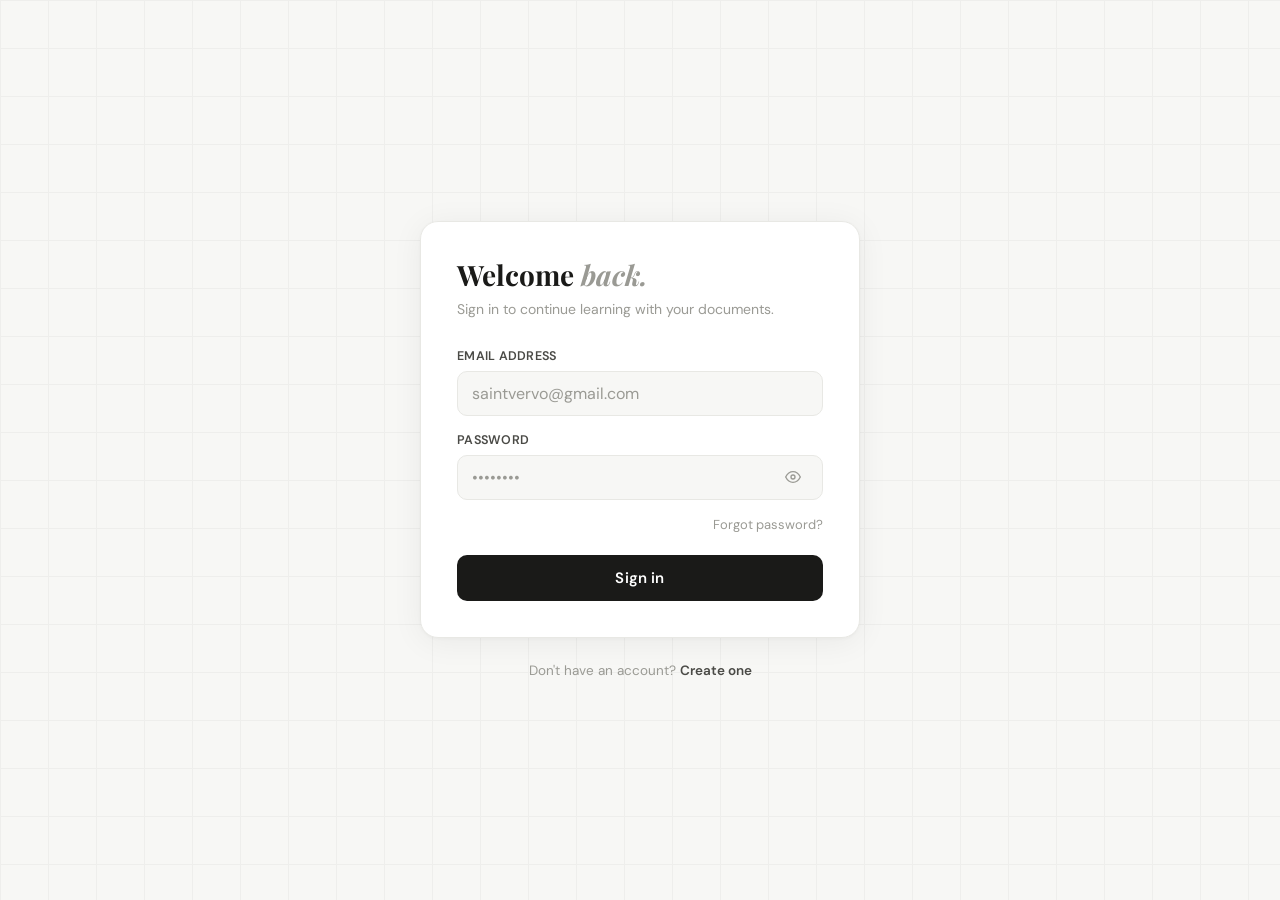
<file: pages/auth/login.html>
<!DOCTYPE html>
<html lang="en">
<head>
  <meta charset="UTF-8" />
  <meta name="viewport" content="width=device-width, initial-scale=1.0" />
  <title>Mabel — Sign In</title>
  <link rel="preconnect" href="https://fonts.googleapis.com">
  <link href="https://fonts.googleapis.com/css2?family=DM+Sans:ital,wght@0,300;0,400;0,500;0,600;1,400&family=DM+Mono:wght@400;500&family=Playfair+Display:ital,wght@0,700;1,600&display=swap" rel="stylesheet">
  <style>
    *, *::before, *::after { box-sizing: border-box; margin: 0; padding: 0; }

    :root {
      --bg: #f7f7f5;
      --surface: #ffffff;
      --border: #e8e8e4;
      --border-strong: #c8c8c2;
      --text: #1a1a18;
      --text-2: #4a4a46;
      --text-3: #9a9a94;
      --green: #3d8c6e;
      --green-bg: #eef7f3;
      --green-border: #c4e2d6;
      --red: #c0392b;
      --red-bg: #fef0ee;
      --red-border: #f5c6c0;
      --radius: 10px;
      --radius-sm: 6px;
      --font: 'DM Sans', sans-serif;
      --mono: 'DM Mono', monospace;
    }

    body {
      font-family: var(--font);
      background: var(--bg);
      color: var(--text);
      min-height: 100vh;
      min-height: 100dvh;
      display: flex;
      align-items: flex-start;
      justify-content: center;
      padding: max(24px, env(safe-area-inset-top))
               max(24px, env(safe-area-inset-right))
               max(24px, env(safe-area-inset-bottom))
               max(24px, env(safe-area-inset-left));
    }
    @media (min-height: 600px) {
      body { align-items: center; }
    }

    body::before {
      content: '';
      position: fixed;
      inset: 0;
      background-image:
        linear-gradient(var(--border) 1px, transparent 1px),
        linear-gradient(90deg, var(--border) 1px, transparent 1px);
      background-size: 48px 48px;
      opacity: 0.55;
      pointer-events: none;
      z-index: 0;
    }

    .auth-wrap {
      position: relative;
      z-index: 1;
      width: 100%;
      max-width: 440px;
      animation: fadeUp 0.38s ease;
    }

    @keyframes fadeUp {
      from { opacity: 0; transform: translateY(10px); }
      to   { opacity: 1; transform: none; }
    }

    .auth-card {
      background: var(--surface);
      border: 1px solid var(--border);
      border-radius: 18px;
      padding: 36px;
      box-shadow: 0 4px 32px rgba(0,0,0,.06), 0 1px 4px rgba(0,0,0,.04);
    }

    .auth-title {
      font-family: 'Playfair Display', Georgia, serif;
      font-size: 28px;
      font-weight: 700;
      color: var(--text);
      line-height: 1.2;
      margin-bottom: 6px;
    }
    .auth-title .gray { color: var(--text-3); font-style: italic; }

    .auth-sub {
      font-size: 14px;
      color: var(--text-3);
      margin-bottom: 28px;
      line-height: 1.6;
    }

    .form-group { margin-bottom: 16px; }
    .form-label {
      display: block;
      font-size: 12.5px;
      font-weight: 600;
      color: var(--text-2);
      margin-bottom: 7px;
      letter-spacing: 0.02em;
      text-transform: uppercase;
    }
    .form-input {
      width: 100%;
      background: var(--bg);
      border: 1px solid var(--border);
      border-radius: var(--radius);
      padding: 11px 14px;
      font-family: var(--font);
      font-size: 16px;
      color: var(--text);
      outline: none;
      transition: border-color 0.15s, box-shadow 0.15s;
      -webkit-appearance: none;
    }
    .form-input::placeholder { color: var(--text-3); }
    .form-input:focus {
      border-color: var(--border-strong);
      box-shadow: 0 0 0 3px rgba(26,26,24,.05);
      background: white;
    }

    .input-wrap { position: relative; }
    .input-wrap .form-input { padding-right: 44px; }
    .pw-toggle {
      position: absolute; right: 8px; top: 50%; transform: translateY(-50%);
      background: none; border: none; cursor: pointer;
      color: var(--text-3); display: grid; place-items: center;
      padding: 8px; border-radius: 4px; transition: color 0.12s;
      min-width: 44px; min-height: 44px;
    }
    .pw-toggle:hover { color: var(--text-2); }

    .form-row {
      display: flex;
      align-items: center;
      justify-content: space-between;
      margin-bottom: 22px;
      margin-top: 4px;
    }
    .form-check {
      display: flex; align-items: center; gap: 8px;
      font-size: 13px; color: var(--text-2); cursor: pointer;
      user-select: none;
    }
    .form-check input[type="checkbox"] {
      width: 15px; height: 15px;
      accent-color: var(--text);
      cursor: pointer; flex-shrink: 0;
    }
    .form-forgot {
      font-size: 13px; color: var(--text-3);
      text-decoration: none; transition: color 0.12s;
    }
    .form-forgot:hover { color: var(--text-2); }

    .form-error {
      display: none;
      align-items: center;
      gap: 8px;
      background: var(--red-bg);
      border: 1px solid var(--red-border);
      border-radius: var(--radius-sm);
      padding: 10px 12px;
      font-size: 13px;
      color: var(--red);
      margin-bottom: 18px;
      animation: fadeUp 0.2s ease;
    }
    .form-error.visible { display: flex; }

    .btn-primary {
      width: 100%;
      background: var(--text);
      color: white;
      border: none;
      border-radius: var(--radius);
      padding: 13px;
      font-family: var(--font);
      font-size: 15px;
      font-weight: 600;
      cursor: pointer;
      transition: opacity 0.15s, transform 0.1s;
      letter-spacing: 0.01em;
      display: flex; align-items: center; justify-content: center; gap: 8px;
    }
    .btn-primary:hover:not(:disabled) { opacity: 0.87; }
    .btn-primary:active:not(:disabled) { transform: scale(0.99); }
    .btn-primary:disabled { opacity: 0.35; cursor: not-allowed; }

    .btn-spinner {
      display: none;
      width: 16px; height: 16px;
      border: 2px solid rgba(255,255,255,0.35);
      border-top-color: white;
      border-radius: 50%;
      animation: spin 0.65s linear infinite;
    }
    @keyframes spin { to { transform: rotate(360deg); } }
    .btn-primary.loading .btn-text { display: none; }
    .btn-primary.loading .btn-spinner { display: block; }

    .auth-footer {
      text-align: center;
      margin-top: 24px;
      font-size: 13.5px;
      color: var(--text-3);
    }
    .auth-footer a {
      color: var(--text-2); font-weight: 600;
      text-decoration: none;
    }
    .auth-footer a:hover { color: var(--text); }

    @media (max-width: 600px) {
      .auth-card { padding: 24px 18px; border-radius: 14px; }
      .auth-title { font-size: 24px; }
      .auth-wrap { padding-top: 16px; padding-bottom: 16px; }
      .form-row { flex-wrap: wrap; gap: 10px; }
    }
  </style>
</head>
<body>
  <div class="auth-wrap">
    <div class="auth-card">
      <h1 class="auth-title">Welcome <span class="gray">back.</span></h1>
      <p class="auth-sub">Sign in to continue learning with your documents.</p>

      <div class="form-error" id="form-error">
        <svg width="14" height="14" viewBox="0 0 24 24" fill="none" stroke="currentColor" stroke-width="2.5" stroke-linecap="round"><circle cx="12" cy="12" r="10"/><line x1="12" y1="8" x2="12" y2="12"/><line x1="12" y1="16" x2="12.01" y2="16"/></svg>
        <span id="error-text">Invalid email or password.</span>
      </div>

      <form id="login-form" novalidate>
        <div class="form-group">
          <label class="form-label" for="email">Email address</label>
          <input class="form-input" type="email" id="email" placeholder="saintvervo@gmail.com" autocomplete="email" />
        </div>

        <div class="form-group">
          <label class="form-label" for="password">Password</label>
          <div class="input-wrap">
            <input class="form-input" type="password" id="password" placeholder="••••••••" autocomplete="current-password" />
            <button type="button" class="pw-toggle" id="pw-toggle" aria-label="Toggle password visibility">
              <svg id="eye-icon" width="16" height="16" viewBox="0 0 24 24" fill="none" stroke="currentColor" stroke-width="2" stroke-linecap="round" stroke-linejoin="round"><path d="M1 12s4-8 11-8 11 8 11 8-4 8-11 8-11-8-11-8z"/><circle cx="12" cy="12" r="3"/></svg>
            </button>
          </div>
        </div>

        <div class="form-row">
          <label class="form-check">
            <!-- <input type="checkbox" id="remember" />
            Remember me -->
          </label>
          <a href="#" class="form-forgot">Forgot password?</a>
        </div>

        <button type="submit" class="btn-primary" id="submit-btn">
          <span class="btn-text">Sign in</span>
          <div class="btn-spinner"></div>
        </button>
      </form>

    </div>

    <div class="auth-footer">
      Don't have an account? <a href="register.html">Create one</a>
    </div>
  </div>

  <script>
    // Password toggle
    const pwToggle = document.getElementById('pw-toggle');
    const pwInput  = document.getElementById('password');
    const eyeIcon  = document.getElementById('eye-icon');
    let visible = false;
    pwToggle.addEventListener('click', () => {
      visible = !visible;
      pwInput.type = visible ? 'text' : 'password';
      eyeIcon.innerHTML = visible
        ? '<path d="M17.94 17.94A10.07 10.07 0 0 1 12 20c-7 0-11-8-11-8a18.45 18.45 0 0 1 5.06-5.94M9.9 4.24A9.12 9.12 0 0 1 12 4c7 0 11 8 11 8a18.5 18.5 0 0 1-2.16 3.19m-6.72-1.07a3 3 0 1 1-4.24-4.24"/><line x1="1" y1="1" x2="23" y2="23"/>'
        : '<path d="M1 12s4-8 11-8 11 8 11 8-4 8-11 8-11-8-11-8z"/><circle cx="12" cy="12" r="3"/>';
    });

    // Form submit
    const form      = document.getElementById('login-form');
    const submitBtn = document.getElementById('submit-btn');
    const errorBox  = document.getElementById('form-error');
    const errorText = document.getElementById('error-text');

    form.addEventListener('submit', async e => {
      e.preventDefault();
      errorBox.classList.remove('visible');

      const email    = document.getElementById('email').value.trim();
      const password = document.getElementById('password').value;

      if (!email || !password) {
        errorText.textContent = 'Please fill in all fields.';
        errorBox.classList.add('visible');
        return;
      }
      if (!email.includes('@')) {
        errorText.textContent = 'Please enter a valid email address.';
        errorBox.classList.add('visible');
        return;
      }

      submitBtn.classList.add('loading');
      submitBtn.disabled = true;

      try {
        const res = await fetch('http://localhost:8000/api/auth/login', {
          method: 'POST',
          headers: { 'Content-Type': 'application/json' },
          body: JSON.stringify({ email, password })
        });

        const data = await res.json();

        if (!res.ok) {
          errorText.textContent = data.detail || 'Invalid email or password.';
          errorBox.classList.add('visible');
          return;
        }

        // store token and user info
        localStorage.setItem('token', data.access_token);
        localStorage.setItem('user_id', data.user_id);
        localStorage.setItem('first_name', data.first_name);
        localStorage.setItem('email', data.email);

        window.location.href = '../views/chat.html';

      } catch (err) {
        errorText.textContent = 'Could not connect to server. Try again.';
        errorBox.classList.add('visible');
      } finally {
        submitBtn.classList.remove('loading');
        submitBtn.disabled = false;
      }
    });
  </script>
</body>
</html>
</file>
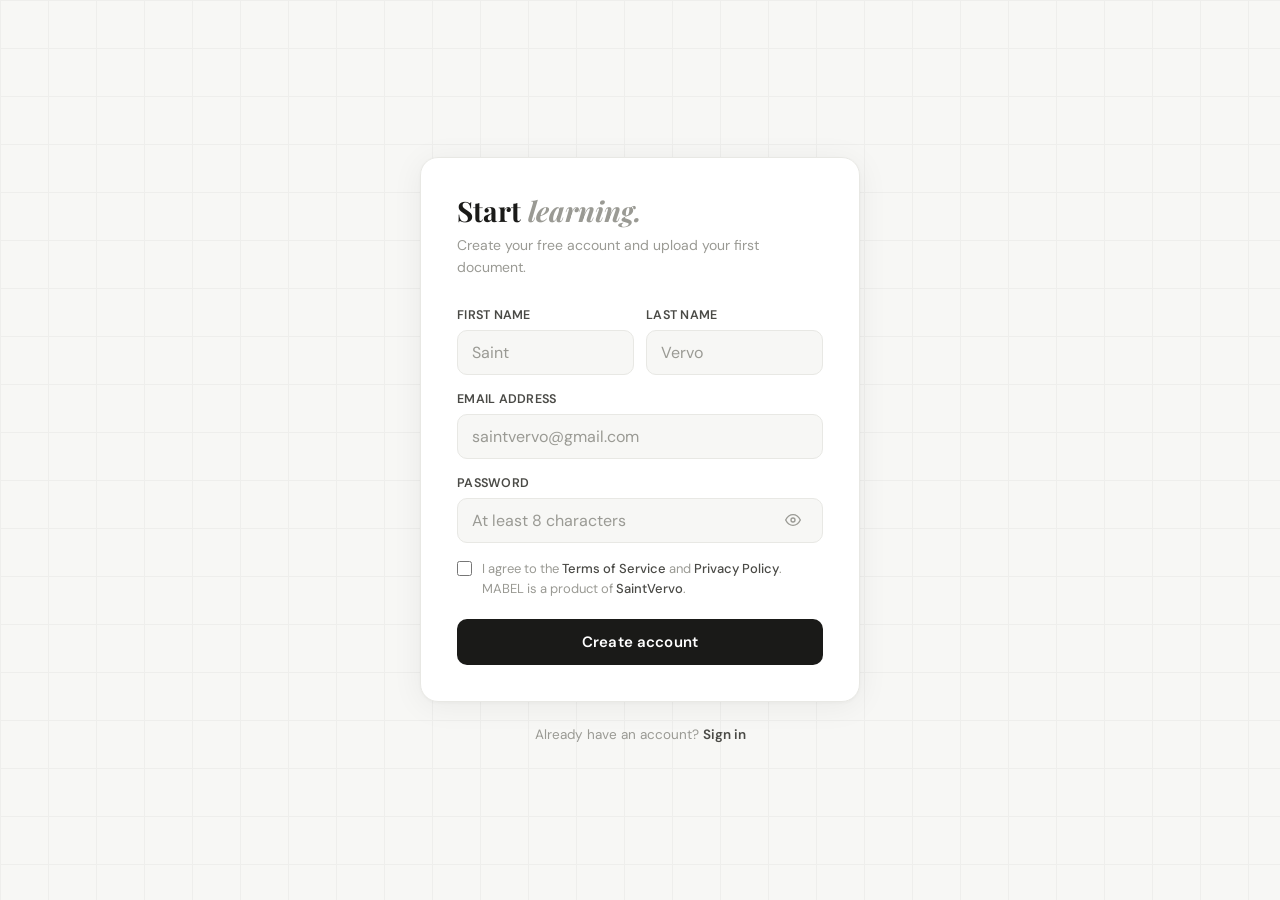
<file: pages/auth/register.html>
<!DOCTYPE html>
<html lang="en">
<head>
  <meta charset="UTF-8" />
  <meta name="viewport" content="width=device-width, initial-scale=1.0" />
  <title>Mabel — Create Account</title>
  <link rel="preconnect" href="https://fonts.googleapis.com">
  <link href="https://fonts.googleapis.com/css2?family=DM+Sans:ital,wght@0,300;0,400;0,500;0,600;1,400&family=DM+Mono:wght@400;500&family=Playfair+Display:ital,wght@0,700;1,600&display=swap" rel="stylesheet">
  <style>
    *, *::before, *::after { box-sizing: border-box; margin: 0; padding: 0; }

    :root {
      --bg: #f7f7f5;
      --surface: #ffffff;
      --border: #e8e8e4;
      --border-strong: #c8c8c2;
      --text: #1a1a18;
      --text-2: #4a4a46;
      --text-3: #9a9a94;
      --green: #3d8c6e;
      --green-bg: #eef7f3;
      --green-border: #c4e2d6;
      --red: #c0392b;
      --red-bg: #fef0ee;
      --red-border: #f5c6c0;
      --radius: 10px;
      --radius-sm: 6px;
      --font: 'DM Sans', sans-serif;
      --mono: 'DM Mono', monospace;
    }

    body {
      font-family: var(--font);
      background: var(--bg);
      color: var(--text);
      min-height: 100vh;
      min-height: 100dvh;
      display: flex;
      align-items: flex-start;
      justify-content: center;
      padding: max(24px, env(safe-area-inset-top))
               max(24px, env(safe-area-inset-right))
               max(24px, env(safe-area-inset-bottom))
               max(24px, env(safe-area-inset-left));
    }
    @media (min-height: 700px) {
      body { align-items: center; }
    }

    body::before {
      content: '';
      position: fixed;
      inset: 0;
      background-image:
        linear-gradient(var(--border) 1px, transparent 1px),
        linear-gradient(90deg, var(--border) 1px, transparent 1px);
      background-size: 48px 48px;
      opacity: 0.55;
      pointer-events: none;
      z-index: 0;
    }

    .auth-wrap {
      position: relative;
      z-index: 1;
      width: 100%;
      max-width: 440px;
      animation: fadeUp 0.38s ease;
    }

    @keyframes fadeUp {
      from { opacity: 0; transform: translateY(10px); }
      to   { opacity: 1; transform: none; }
    }

    .auth-card {
      background: var(--surface);
      border: 1px solid var(--border);
      border-radius: 18px;
      padding: 36px;
      box-shadow: 0 4px 32px rgba(0,0,0,.06), 0 1px 4px rgba(0,0,0,.04);
    }

    .auth-title {
      font-family: 'Playfair Display', Georgia, serif;
      font-size: 28px;
      font-weight: 700;
      color: var(--text);
      line-height: 1.2;
      margin-bottom: 6px;
    }
    .auth-title .gray { color: var(--text-3); font-style: italic; }

    .auth-sub {
      font-size: 14px;
      color: var(--text-3);
      margin-bottom: 28px;
      line-height: 1.6;
    }

    .form-row-2 {
      display: grid;
      grid-template-columns: 1fr 1fr;
      gap: 12px;
    }

    .form-group { margin-bottom: 16px; }
    .form-label {
      display: block;
      font-size: 12.5px;
      font-weight: 600;
      color: var(--text-2);
      margin-bottom: 7px;
      letter-spacing: 0.02em;
      text-transform: uppercase;
    }
    .form-input {
      width: 100%;
      background: var(--bg);
      border: 1px solid var(--border);
      border-radius: var(--radius);
      padding: 11px 14px;
      font-family: var(--font);
      font-size: 16px;
      color: var(--text);
      outline: none;
      transition: border-color 0.15s, box-shadow 0.15s;
      -webkit-appearance: none;
    }
    .form-input::placeholder { color: var(--text-3); }
    .form-input:focus {
      border-color: var(--border-strong);
      box-shadow: 0 0 0 3px rgba(26,26,24,.05);
      background: white;
    }
    .form-input.invalid {
      border-color: var(--red-border);
      box-shadow: 0 0 0 3px rgba(192,57,43,.06);
    }
    .form-input.valid {
      border-color: var(--green-border);
    }

    .input-wrap { position: relative; }
    .input-wrap .form-input { padding-right: 44px; }
    .pw-toggle {
      position: absolute; right: 8px; top: 50%; transform: translateY(-50%);
      background: none; border: none; cursor: pointer;
      color: var(--text-3); display: grid; place-items: center;
      padding: 8px; border-radius: 4px; transition: color 0.12s;
      min-width: 44px; min-height: 44px;
    }
    .pw-toggle:hover { color: var(--text-2); }

    .pw-strength { margin-top: 8px; display: none; }
    .pw-strength.visible { display: block; }
    .pw-strength-bar {
      height: 3px; background: var(--border);
      border-radius: 2px; overflow: hidden; margin-bottom: 5px;
    }
    .pw-strength-fill {
      height: 100%; border-radius: 2px;
      transition: width 0.3s ease, background 0.3s ease; width: 0%;
    }
    .pw-strength-label { font-size: 11.5px; color: var(--text-3); font-family: var(--mono); }

    .form-hint { font-size: 12px; color: var(--text-3); margin-top: 6px; line-height: 1.5; }

    .form-error {
      display: none; align-items: center; gap: 8px;
      background: var(--red-bg); border: 1px solid var(--red-border);
      border-radius: var(--radius-sm); padding: 10px 12px;
      font-size: 13px; color: var(--red); margin-bottom: 18px;
      animation: fadeUp 0.2s ease;
    }
    .form-error.visible { display: flex; }

    .form-terms {
      display: flex; gap: 10px; align-items: flex-start;
      margin-bottom: 20px; margin-top: 4px;
    }
    .form-terms input[type="checkbox"] {
      width: 15px; height: 15px; accent-color: var(--text);
      cursor: pointer; flex-shrink: 0; margin-top: 2px;
    }
    .form-terms label { font-size: 13px; color: var(--text-3); line-height: 1.55; cursor: pointer; }
    .form-terms label a { color: var(--text-2); font-weight: 500; text-decoration: none; }
    .form-terms label a:hover { color: var(--text); }

    .btn-primary {
      width: 100%; background: var(--text); color: white; border: none;
      border-radius: var(--radius); padding: 13px; font-family: var(--font);
      font-size: 15px; font-weight: 600; cursor: pointer;
      transition: opacity 0.15s, transform 0.1s; letter-spacing: 0.01em;
      display: flex; align-items: center; justify-content: center; gap: 8px;
    }
    .btn-primary:hover:not(:disabled) { opacity: 0.87; }
    .btn-primary:active:not(:disabled) { transform: scale(0.99); }
    .btn-primary:disabled { opacity: 0.35; cursor: not-allowed; }

    .btn-spinner {
      display: none; width: 16px; height: 16px;
      border: 2px solid rgba(255,255,255,0.35); border-top-color: white;
      border-radius: 50%; animation: spin 0.65s linear infinite;
    }
    @keyframes spin { to { transform: rotate(360deg); } }
    .btn-primary.loading .btn-text { display: none; }
    .btn-primary.loading .btn-spinner { display: block; }

    .auth-success {
      display: none; flex-direction: column; align-items: center;
      text-align: center; gap: 14px; padding: 12px 0 4px;
    }
    .auth-success.visible { display: flex; animation: fadeUp 0.3s ease; }
    .success-icon {
      width: 52px; height: 52px; background: var(--green-bg);
      border: 1px solid var(--green-border); border-radius: 50%;
      display: grid; place-items: center; color: var(--green);
    }
    .success-title { font-family: 'Playfair Display', serif; font-size: 22px; font-weight: 700; color: var(--text); }
    .success-sub { font-size: 14px; color: var(--text-3); line-height: 1.65; }
    .success-link {
      display: inline-flex; align-items: center; gap: 6px;
      font-size: 14px; font-weight: 600; color: var(--text-2); text-decoration: none;
      border: 1px solid var(--border); border-radius: var(--radius);
      padding: 10px 20px; transition: border-color 0.15s, color 0.15s; margin-top: 4px;
    }
    .success-link:hover { border-color: var(--border-strong); color: var(--text); }

    .auth-footer {
      text-align: center; margin-top: 24px;
      font-size: 13.5px; color: var(--text-3);
    }
    .auth-footer a { color: var(--text-2); font-weight: 600; text-decoration: none; }
    .auth-footer a:hover { color: var(--text); }

    @media (max-width: 600px) {
      .auth-card { padding: 24px 18px; border-radius: 14px; }
      .auth-title { font-size: 24px; }
      .auth-wrap { padding-top: 16px; padding-bottom: 16px; }
      .form-row-2 { grid-template-columns: 1fr; gap: 0; }
    }
  </style>
</head>
<body>
  <div class="auth-wrap">
    <div class="auth-card">
      <div id="form-content">
        <h1 class="auth-title">Start <span class="gray">learning.</span></h1>
        <p class="auth-sub">Create your free account and upload your first document.</p>

        <div class="form-error" id="form-error">
          <svg width="14" height="14" viewBox="0 0 24 24" fill="none" stroke="currentColor" stroke-width="2.5" stroke-linecap="round"><circle cx="12" cy="12" r="10"/><line x1="12" y1="8" x2="12" y2="12"/><line x1="12" y1="16" x2="12.01" y2="16"/></svg>
          <span id="error-text">Something went wrong.</span>
        </div>

        <form id="reg-form" novalidate>
          <div class="form-row-2">
            <div class="form-group">
              <label class="form-label" for="first">First name</label>
              <input class="form-input" type="text" id="first" placeholder="Saint" autocomplete="given-name" />
            </div>
            <div class="form-group">
              <label class="form-label" for="last">Last name</label>
              <input class="form-input" type="text" id="last" placeholder="Vervo" autocomplete="family-name" />
            </div>
          </div>

          <div class="form-group">
            <label class="form-label" for="email">Email address</label>
            <input class="form-input" type="email" id="email" placeholder="saintvervo@gmail.com" autocomplete="email" />
          </div>

          <div class="form-group">
            <label class="form-label" for="password">Password</label>
            <div class="input-wrap">
              <input class="form-input" type="password" id="password" placeholder="At least 8 characters" autocomplete="new-password" />
              <button type="button" class="pw-toggle" id="pw-toggle" aria-label="Toggle password">
                <svg id="eye-icon" width="16" height="16" viewBox="0 0 24 24" fill="none" stroke="currentColor" stroke-width="2" stroke-linecap="round" stroke-linejoin="round"><path d="M1 12s4-8 11-8 11 8 11 8-4 8-11 8-11-8-11-8z"/><circle cx="12" cy="12" r="3"/></svg>
              </button>
            </div>
            <div class="pw-strength" id="pw-strength">
              <div class="pw-strength-bar">
                <div class="pw-strength-fill" id="pw-fill"></div>
              </div>
              <div class="pw-strength-label" id="pw-label">Weak</div>
            </div>
          </div>

          <div class="form-terms">
            <input type="checkbox" id="terms" />
            <label for="terms">
              I agree to the <a href="#">Terms of Service</a> and <a href="#">Privacy Policy</a>. MABEL is a product of <a>SaintVervo</a>.
            </label>
          </div>

          <button type="submit" class="btn-primary" id="submit-btn">
            <span class="btn-text">Create account</span>
            <div class="btn-spinner"></div>
          </button>
        </form>
      </div>

      <div class="auth-success" id="success-state">
        <div class="success-icon">
          <svg width="22" height="22" viewBox="0 0 24 24" fill="none" stroke="currentColor" stroke-width="2.5" stroke-linecap="round" stroke-linejoin="round"><polyline points="20 6 9 17 4 12"/></svg>
        </div>
        <div>
          <div class="success-title">You're in!</div>
          <p class="success-sub" style="margin-top:6px">Your account has been created.<br>Time to start learning.</p>
        </div>
        <a href="../views/chat.html" class="success-link">
          Go to MABEL
          <svg width="13" height="13" viewBox="0 0 24 24" fill="none" stroke="currentColor" stroke-width="2.5" stroke-linecap="round"><line x1="5" y1="12" x2="19" y2="12"/><polyline points="12 5 19 12 12 19"/></svg>
        </a>
      </div>
    </div>

    <div class="auth-footer" id="auth-footer">
      Already have an account? <a href="login.html">Sign in</a>
    </div>
  </div>

  <script>
    // Word cycler
    (function () {
      const WORDS = [
        'learning','studying','innovating','discovering','researching',
        'exploring','growing','creating','achieving','excelling'
      ];
      const INTERVAL = 3000, FADE = 250;
      const el = document.querySelector('.auth-title .gray');
      if (el) {
        el.style.display = 'inline-block';
        el.style.transition = `opacity ${FADE}ms ease, transform ${FADE}ms ease`;
        let i = 0;
        setInterval(() => {
          i = (i + 1) % WORDS.length;
          el.style.opacity = '0';
          el.style.transform = 'translateY(-5px)';
          setTimeout(() => {
            el.textContent = WORDS[i] + '.';
            el.style.transition = 'none';
            el.style.transform = 'translateY(5px)';
            el.offsetHeight;
            el.style.transition = `opacity ${FADE}ms ease, transform ${FADE}ms ease`;
            el.style.opacity = '1';
            el.style.transform = 'translateY(0)';
          }, FADE);
        }, INTERVAL);
      }
    })();
  </script>
  <script>
    // Password toggle
    const pwToggle = document.getElementById('pw-toggle');
    const pwInput  = document.getElementById('password');
    const eyeIcon  = document.getElementById('eye-icon');
    let visible = false;
    pwToggle.addEventListener('click', () => {
      visible = !visible;
      pwInput.type = visible ? 'text' : 'password';
      eyeIcon.innerHTML = visible
        ? '<path d="M17.94 17.94A10.07 10.07 0 0 1 12 20c-7 0-11-8-11-8a18.45 18.45 0 0 1 5.06-5.94M9.9 4.24A9.12 9.12 0 0 1 12 4c7 0 11 8 11 8a18.5 18.5 0 0 1-2.16 3.19m-6.72-1.07a3 3 0 1 1-4.24-4.24"/><line x1="1" y1="1" x2="23" y2="23"/>'
        : '<path d="M1 12s4-8 11-8 11 8 11 8-4 8-11 8-11-8-11-8z"/><circle cx="12" cy="12" r="3"/>';
    });

    // Password strength
    const pwStrength = document.getElementById('pw-strength');
    const pwFill     = document.getElementById('pw-fill');
    const pwLabel    = document.getElementById('pw-label');

    const levels = [
      { label: 'Weak',   color: '#e74c3c', pct: '20%'  },
      { label: 'Fair',   color: '#e67e22', pct: '45%'  },
      { label: 'Good',   color: '#f1c40f', pct: '68%'  },
      { label: 'Strong', color: '#27ae60', pct: '100%' },
    ];

    function getStrength(pw) {
      let score = 0;
      if (pw.length >= 8)  score++;
      if (pw.length >= 12) score++;
      if (/[A-Z]/.test(pw) && /[a-z]/.test(pw)) score++;
      if (/[0-9]/.test(pw)) score++;
      if (/[^A-Za-z0-9]/.test(pw)) score++;
      return Math.min(Math.floor(score / 1.25), 3);
    }

    pwInput.addEventListener('input', () => {
      const pw = pwInput.value;
      if (!pw) { pwStrength.classList.remove('visible'); return; }
      pwStrength.classList.add('visible');
      const lvl = levels[getStrength(pw)];
      pwFill.style.width = lvl.pct;
      pwFill.style.background = lvl.color;
      pwLabel.textContent = lvl.label;
      pwLabel.style.color = lvl.color;
    });

    // Form submit
    const form      = document.getElementById('reg-form');
    const submitBtn = document.getElementById('submit-btn');
    const errorBox  = document.getElementById('form-error');
    const errorText = document.getElementById('error-text');

    function showError(msg) {
      errorText.textContent = msg;
      errorBox.classList.add('visible');
    }

    form.addEventListener('submit', async e => {
      e.preventDefault();
      errorBox.classList.remove('visible');

      const first    = document.getElementById('first').value.trim();
      const last     = document.getElementById('last').value.trim();
      const email    = document.getElementById('email').value.trim();
      const password = document.getElementById('password').value;
      const terms    = document.getElementById('terms').checked;

      if (!first || !last)      { showError('Please enter your full name.'); return; }
      if (!email.includes('@')) { showError('Please enter a valid email address.'); return; }
      if (password.length < 8)  { showError('Password must be at least 8 characters.'); return; }
      if (!terms)               { showError('Please accept the terms to continue.'); return; }

      submitBtn.classList.add('loading');
      submitBtn.disabled = true;

      try {
        const res = await fetch('http://localhost:8000/api/auth/register', {
          method: 'POST',
          headers: { 'Content-Type': 'application/json' },
          body: JSON.stringify({ first_name: first, last_name: last, email, password })
        });

        const data = await res.json();

        if (!res.ok) {
          showError(data.detail || 'Registration failed. Please try again.');
          return;
        }

        // store token and user info
        localStorage.setItem('token', data.access_token);
        localStorage.setItem('user_id', data.user_id);
        localStorage.setItem('first_name', data.first_name);
        localStorage.setItem('email', data.email);

        // show success state
        document.getElementById('form-content').style.display = 'none';
        document.getElementById('success-state').classList.add('visible');
        document.getElementById('auth-footer').style.display = 'none';

      } catch (err) {
        showError('Could not connect to server. Try again.');
      } finally {
        submitBtn.classList.remove('loading');
        submitBtn.disabled = false;
      }
    });
  </script>
</body>
</html>
</file>
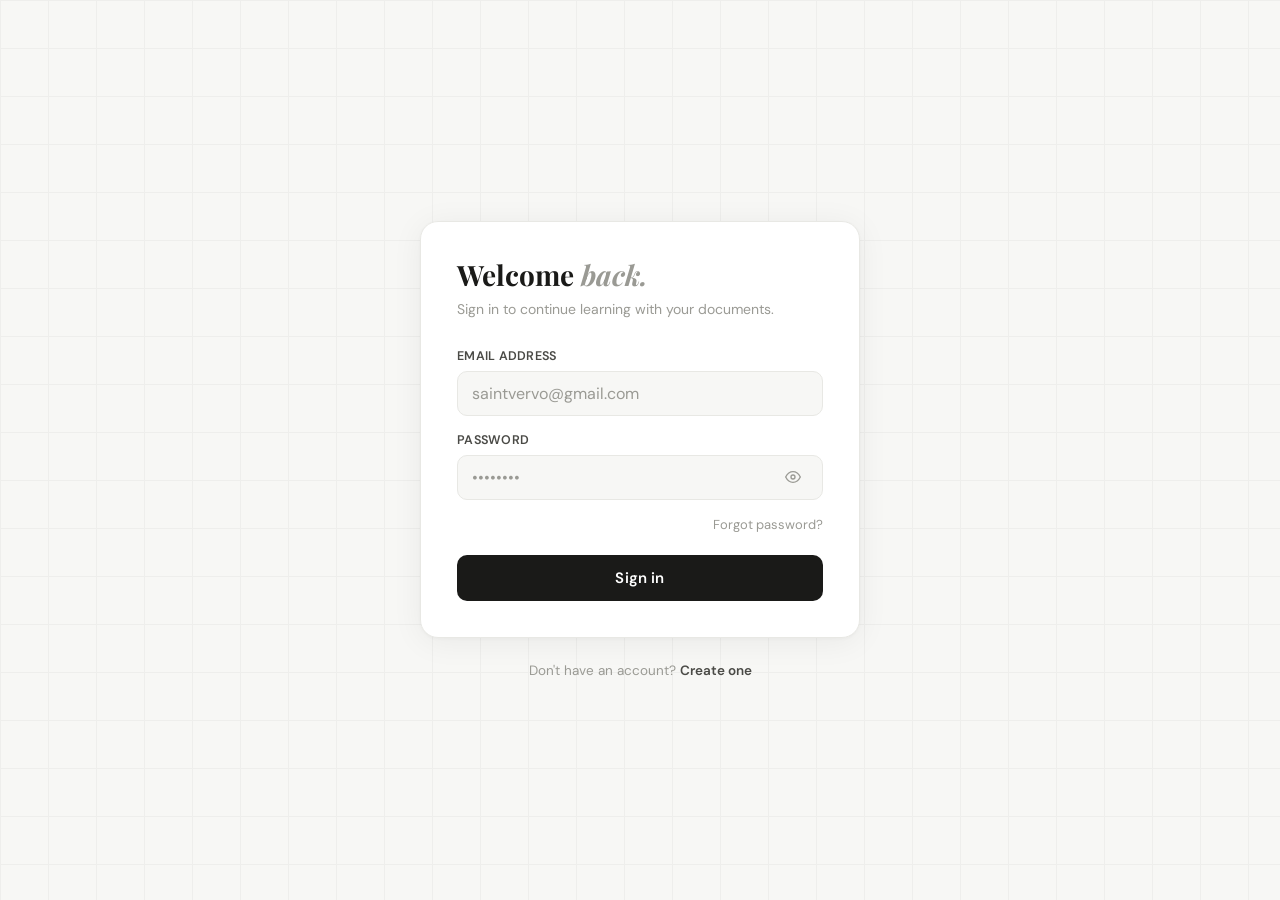
<file: pages/views/chat.html>
<!DOCTYPE html>
<html lang="en">
<head>
  <meta charset="UTF-8" />
  <meta name="viewport" content="width=device-width, initial-scale=1.0" />
  <title>Mabel — Chat</title>
  <link rel="preconnect" href="https://fonts.googleapis.com">
  <link href="https://fonts.googleapis.com/css2?family=DM+Sans:ital,wght@0,300;0,400;0,500;0,600;1,400&family=DM+Mono:wght@400;500&family=Playfair+Display:ital,wght@0,700;1,600&display=swap" rel="stylesheet">
  <link rel="stylesheet" href="nav.css">
  <style>
    .fc-inner, .msg, .dot, .progress-fill { transition: none !important; }
    .fc-inner { transition: transform 0.4s cubic-bezier(.4,0,.2,1) !important; }
    .progress-fill { transition: width 0.3s ease !important; }

    #panel-chat {
      display: flex; flex-direction: column; flex: 1;
      min-height: 0; overflow: hidden; position: relative;
    }
    #panel-chat::before {
      content: '';
      position: absolute; top: 0; left: 0; right: 0;
      height: calc(var(--nav-h) + 28px);
      background: linear-gradient(to bottom, var(--bg) 0%, var(--bg) 40%, rgba(247,247,245,0) 100%);
      backdrop-filter: blur(6px); -webkit-backdrop-filter: blur(6px);
      -webkit-mask-image: linear-gradient(to bottom, black 50%, transparent 100%);
      mask-image: linear-gradient(to bottom, black 50%, transparent 100%);
      pointer-events: none; z-index: 10; transition: background 0.2s ease;
    }
    body.dark #panel-chat::before {
      background: linear-gradient(to bottom, #0a0a0a 0%, #0a0a0a 40%, rgba(10,10,10,0) 100%);
    }
    #panel-chat::after {
      content: '';
      position: absolute; bottom: 0; left: 0; right: 0; height: 260px;
      background: linear-gradient(to top, var(--bg) 0%, var(--bg) 45%, rgba(247,247,245,0) 100%);
      backdrop-filter: blur(4px); -webkit-backdrop-filter: blur(4px);
      -webkit-mask-image: linear-gradient(to top, black 55%, transparent 100%);
      mask-image: linear-gradient(to top, black 55%, transparent 100%);
      pointer-events: none; z-index: 2; transition: background 0.2s ease;
    }
    body.dark #panel-chat::after {
      background: linear-gradient(to top, #0a0a0a 0%, #0a0a0a 45%, rgba(10,10,10,0) 100%);
    }
    .mabel-dock-fixed { position: relative; z-index: 3; }

    /* ────────────────────────────────────────────────
       SIDEBAR HISTORY STYLES
    ──────────────────────────────────────────────── */
    /* overflow:hidden prevents text bleeding out during sidebar collapse animation */
    .history-section { padding: 0 8px 12px; overflow: hidden; }

    .history-new-btn {
      display: flex; align-items: center; gap: 8px;
      width: 100%; padding: 8px 10px; margin-bottom: 6px;
      background: none; border: 1px solid var(--border);
      border-radius: 8px; cursor: pointer;
      font-family: var(--font); font-size: 12px; font-weight: 600;
      color: var(--text-2); transition: all .15s; text-align: left;
    }
    .history-new-btn:hover {
      background: var(--green-bg); border-color: var(--green-border); color: var(--green);
    }
    body.dark .history-new-btn { border-color: #2a2a2a; }
    body.dark .history-new-btn:hover { background: rgba(72,187,120,.08); border-color: rgba(72,187,120,.3); }

    .history-list { display: flex; flex-direction: column; gap: 1px; }

    .history-empty {
      font-size: 12px; color: var(--text-3); font-style: italic;
      padding: 4px 10px 8px; line-height: 1.5;
    }

    .history-item {
      display: flex; align-items: center;
      border-radius: 8px; cursor: pointer; transition: background .12s;
      position: relative;
    }
    .history-item:hover { background: var(--surface); }
    .history-item.active { background: var(--surface); }
    body.dark .history-item:hover,
    body.dark .history-item.active { background: #1a1a1a; }

    .history-item-body { flex: 1; min-width: 0; padding: 8px 10px; }
    .history-item-title {
      font-size: 12.5px; font-weight: 500; color: var(--text);
      overflow: hidden; text-overflow: ellipsis; white-space: nowrap; line-height: 1.4;
    }
    .history-item.active .history-item-title { font-weight: 600; }
    .history-item-meta {
      font-size: 10.5px; color: var(--text-3); margin-top: 2px;
      font-family: var(--mono);
    }

    .history-item-del {
      flex-shrink: 0; width: 28px; height: 28px; margin-right: 4px;
      background: none; border: none; cursor: pointer;
      color: var(--text-3); border-radius: 6px;
      display: grid; place-items: center;
      opacity: 0; transition: opacity .12s, color .12s, background .12s;
    }
    .history-item:hover .history-item-del { opacity: 1; }
    .history-item-del:hover { color: #e55; background: rgba(220,50,50,.08); }
    body.dark .history-item-del:hover { color: #ff6b6b; background: rgba(255,80,80,.1); }
    .history-item.deleting { opacity: 0.4; pointer-events: none; }

    /* Shimmer skeleton while loading */
    .history-skeleton { display: flex; flex-direction: column; gap: 3px; padding: 0 2px; }
    .history-skel-item {
      height: 44px; border-radius: 8px;
      background: linear-gradient(90deg, var(--border) 25%, var(--surface) 50%, var(--border) 75%);
      background-size: 200% 100%; animation: shimmer 1.4s infinite;
    }
    @keyframes shimmer { to { background-position: -200% 0; } }

    /* ── Chat body ── */
    .chat-body {
      flex: 1; overflow-y: auto; -webkit-overflow-scrolling: touch;
      padding: calc(var(--nav-h) + 16px) 24px 16px;
      display: flex; flex-direction: column; gap: 10px;
      align-items: center; min-height: 0; position: relative;
    }
    .chat-body > * { width: 100%; max-width: 680px; }
    .chat-body::-webkit-scrollbar { width: 4px; }
    .chat-body::-webkit-scrollbar-thumb { background: var(--border); border-radius: 2px; }

    /* Hero */
    .chat-hero {
      position: absolute; top: 0; left: 0; right: 0; bottom: 210px;
      display: flex; flex-direction: column; align-items: center;
      justify-content: center; text-align: center; gap: 16px;
      padding: 32px; pointer-events: none; transition: opacity 0.35s ease; z-index: 0;
    }
    .chat-hero.hidden { opacity: 0; pointer-events: none; }
    .mabel-hero-title {
      font-family: 'Playfair Display', Georgia, serif;
      font-size: clamp(32px, 6vw, 62px); font-weight: 700;
      color: var(--text); line-height: 1.2; letter-spacing: -0.01em; margin: 0;
    }
    .mabel-hero-title .gray { color: var(--text-3); font-style: italic; display: block; }
    .mabel-hero-sub {
      font-size: clamp(14px, 1.4vw, 17px); color: var(--text-3);
      line-height: 1.75; width: min(720px, 72%);
    }
    .mabel-hero-sub strong { color: var(--text-2); font-weight: 500; }

    /* Dock */
    .mabel-dock-fixed {
      flex-shrink: 0; padding: 8px 20px 20px;
      padding-bottom: max(20px, env(safe-area-inset-bottom));
      display: flex; flex-direction: column; align-items: center; gap: 10px;
    }
    .mabel-dock-fixed > * { width: 100%; max-width: 680px; }

    /* Messages */
    .msg { display: flex; gap: 0; max-width: 580px; animation: slideUp 0.18s ease; width: auto !important; }
    .msg.user { align-self: flex-end; flex-direction: row-reverse; }
    .msg.assistant { align-self: flex-start; }
    .msg.restored { animation: none; }
    @keyframes slideUp { from { opacity: 0; transform: translateY(5px); } to { opacity: 1; transform: none; } }
    .msg-bubble { padding: 11px 15px; border-radius: 10px; font-size: 14.5px; line-height: 1.65; border: 1px solid; }
    .msg.user .msg-bubble { background: var(--text); color: white; border-color: var(--text); border-bottom-right-radius: 3px; }
    .msg.assistant .msg-bubble { background: var(--surface); border-color: var(--border); border-bottom-left-radius: 3px; }
    body.dark .msg.user .msg-bubble { background: #f0f0ee; color: #0a0a0a; border-color: #f0f0ee; }

    /* File card */
    .msg-file-row {
      display: flex; flex-direction: column; gap: 6px;
      align-self: flex-end; max-width: 580px; width: auto !important;
      animation: slideUp 0.18s ease;
    }
    .msg-file-card {
      display: flex; align-items: center; gap: 12px; padding: 12px 14px;
      background: var(--surface); border: 1px solid var(--border);
      border-radius: 10px; border-bottom-right-radius: 3px; max-width: 300px;
    }
    .msg-file-icon {
      width: 34px; height: 34px; background: var(--green-bg);
      border: 1px solid var(--green-border); border-radius: 8px;
      display: grid; place-items: center; flex-shrink: 0; color: var(--green);
    }
    .msg-file-name { font-size: 13px; font-weight: 600; color: var(--text); overflow: hidden; text-overflow: ellipsis; white-space: nowrap; max-width: 180px; }
    .msg-file-sub { font-size: 11px; color: var(--text-3); margin-top: 1px; }

    /* Source cards */
    .msg-sources {
      margin-top: 16px; padding-top: 14px;
      border-top: 1px solid var(--border);
      display: flex; flex-direction: column; gap: 4px;
    }
    .msg-sources-label {
      font-size: 10px; font-weight: 600; text-transform: uppercase;
      letter-spacing: .08em; color: var(--text-3); font-family: var(--mono);
      margin-bottom: 6px;
    }
    .msg-source-card {
      display: flex; align-items: flex-start; gap: 10px;
      background: transparent; border: 1px solid var(--border);
      border-radius: var(--radius-sm); padding: 10px 12px;
      transition: background .12s;
    }
    .msg-source-card:hover { background: var(--bg); }
    .msg-source-num {
      font-size: 10px; font-weight: 700; font-family: var(--mono);
      color: var(--text-3); flex-shrink: 0; margin-top: 1px;
      width: 16px;
    }
    .msg-source-body { flex: 1; min-width: 0; }
    .msg-source-top { display: flex; align-items: center; justify-content: space-between; margin-bottom: 3px; }
    .msg-source-tag { font-size: 11.5px; font-weight: 600; color: var(--text-2); overflow: hidden; text-overflow: ellipsis; white-space: nowrap; }
    .msg-source-score { font-size: 10px; font-weight: 500; color: var(--text-3); font-family: var(--mono); flex-shrink: 0; margin-left: 8px; }
    .msg-source-text { font-size: 12px; color: var(--text-3); line-height: 1.55; display: -webkit-box; -webkit-line-clamp: 2; -webkit-box-orient: vertical; overflow: hidden; }
    /* Inline citation — subtle superscript style */
    .cite-ref {
      display: inline-flex; align-items: center;
      background: var(--border); color: var(--text-2);
      border-radius: 3px; padding: 1px 5px;
      font-size: 10px; font-weight: 600; font-family: var(--mono);
      vertical-align: middle; white-space: nowrap; line-height: 1.5;
      border: none;
    }
    body.dark .cite-ref { background: #2a2a2a; color: var(--text-2); }
    /* Input box */
    .mabel-input-box {
      width: 100%; background: var(--surface); border: 1px solid var(--border);
      border-radius: 14px; padding: 12px 14px 10px;
      display: flex; flex-direction: column; gap: 10px;
      box-shadow: 0 2px 16px rgba(0,0,0,.05); transition: box-shadow 0.2s ease;
      position: relative;
    }
    .mabel-input-box:focus-within { box-shadow: 0 4px 24px rgba(0,0,0,.08); }
    body.dark .mabel-input-box { background: #181818; border-color: #2a2a2a; box-shadow: 0 8px 40px rgba(0,0,0,.5); }

    .mabel-badge-row { display: flex; align-items: center; gap: 6px; flex-wrap: wrap; row-gap: 6px; }
    .mabel-doc-tag { display: inline-flex; align-items: center; gap: 5px; background: var(--green-bg); border: 1px solid var(--green-border); border-radius: 20px; padding: 4px 8px; font-size: 11px; font-weight: 500; color: var(--green); font-family: var(--mono); max-width: 200px; }
    .mabel-doc-tag span { overflow: hidden; text-overflow: ellipsis; white-space: nowrap; }
    .mabel-doc-tag button { background: none; border: none; cursor: pointer; color: var(--green); display: grid; place-items: center; padding: 0; flex-shrink: 0; opacity: .7; }
    .mabel-doc-tag button:hover { opacity: 1; }

    .mabel-badge { display: inline-flex; align-items: center; gap: 6px; background: var(--surface); border: 1px solid var(--border); border-radius: 20px; padding: 5px 10px 5px 9px; font-size: 12px; font-weight: 600; color: var(--text-2); cursor: default; font-family: var(--mono); letter-spacing: .02em; white-space: nowrap; user-select: none; }
    body.dark .mabel-badge { background: #1e1e1e; border-color: #333; }

    .mabel-ta {
      background: transparent !important; border: none !important; outline: none !important;
      resize: none !important; font-family: var(--font) !important; font-size: 14px !important;
      color: var(--text) !important; min-height: 28px !important; max-height: 180px !important;
      padding: 0 2px !important; line-height: 1.6 !important; width: 100%; -webkit-appearance: none;
    }
    .mabel-ta::placeholder { color: var(--text-3) !important; font-style: italic; }

    .mabel-input-footer { display: flex; align-items: center; gap: 8px; border-top: 1px solid var(--border); padding-top: 10px; }

    .attach-wrap { position: relative; flex-shrink: 0; }
    .mabel-attach {
      height: 44px; min-width: 44px; padding: 0 12px; background: transparent;
      border: 1px solid var(--border); border-radius: var(--radius-sm);
      color: var(--text-3); cursor: pointer;
      display: inline-flex; align-items: center; justify-content: center;
      gap: 6px; transition: all .12s; white-space: nowrap;
    }
    .mabel-attach:hover { border-color: var(--border-strong); color: var(--text); }
    .mabel-attach.has-docs { border-color: var(--green-border); color: var(--green); background: var(--green-bg); }
    .attach-count {
      font-size: 11px; font-weight: 700; font-family: var(--mono);
      display: none; line-height: 1;
    }
    .attach-count.visible { display: inline; }
    /* keep the old class name so JS still targets it, but it's invisible now */
    .attach-badge { display: none !important; }

    .send-btn {
      width: 44px; height: 44px; border-radius: var(--radius-sm); background: var(--text);
      border: none; color: white; cursor: pointer; display: grid; place-items: center;
      flex-shrink: 0; transition: opacity .15s; margin-left: auto;
    }
    .send-btn:disabled { opacity: .3; cursor: not-allowed; }
    .send-btn:not(:disabled):hover { opacity: .85; }
    body.dark .send-btn { background: #f0f0ee; color: #0a0a0a; }

    /* Doc picker */
    .doc-picker {
      position: absolute; bottom: calc(100% + 10px); left: 0; right: 0;
      background: var(--surface); border: 1px solid var(--border);
      border-radius: var(--radius); overflow: hidden;
      box-shadow: 0 8px 32px rgba(0,0,0,.12);
      opacity: 0; transform: translateY(8px); pointer-events: none;
      transition: opacity 0.18s ease, transform 0.18s ease; z-index: 20;
    }
    .doc-picker.open { opacity: 1; transform: translateY(0); pointer-events: all; }
    body.dark .doc-picker { background: #1a1a1a; border-color: #2a2a2a; box-shadow: 0 8px 40px rgba(0,0,0,.5); }

    .doc-picker-header { padding: 12px 16px 8px; font-size: 11px; font-weight: 600; color: var(--text-3); text-transform: uppercase; letter-spacing: .07em; font-family: var(--mono); }
    .doc-picker-list { max-height: 220px; overflow-y: auto; }
    .doc-picker-list::-webkit-scrollbar { width: 3px; }
    .doc-picker-list::-webkit-scrollbar-thumb { background: var(--border); border-radius: 2px; }
    .doc-picker-empty { padding: 20px 16px; text-align: center; font-size: 13px; color: var(--text-3); font-style: italic; }

    .doc-picker-item { display: flex; align-items: center; gap: 10px; padding: 10px 16px; cursor: pointer; transition: background .1s; border-bottom: 1px solid var(--border); }
    .doc-picker-item:last-child { border-bottom: none; }
    .doc-picker-item:hover { background: var(--bg); }
    .doc-picker-item.active { background: var(--green-bg); }
    body.dark .doc-picker-item:hover { background: #222; }
    body.dark .doc-picker-item.active { background: rgba(72,187,120,.08); }
    body.dark .doc-picker-item { border-bottom-color: #2a2a2a; }

    .picker-check { width: 17px; height: 17px; border-radius: 4px; border: 1.5px solid var(--border); flex-shrink: 0; display: grid; place-items: center; background: var(--surface); transition: all .12s; }
    .doc-picker-item.active .picker-check { background: var(--green); border-color: var(--green); }
    .picker-check svg { display: none; }
    .doc-picker-item.active .picker-check svg { display: block; }
    .picker-file-icon { color: var(--text-3); flex-shrink: 0; }
    .doc-picker-item.active .picker-file-icon { color: var(--green); }
    .picker-info { flex: 1; min-width: 0; }
    .picker-name { font-size: 13px; font-weight: 500; color: var(--text); overflow: hidden; text-overflow: ellipsis; white-space: nowrap; }
    .doc-picker-item.active .picker-name { color: var(--green); font-weight: 600; }

    .picker-delete-btn { flex-shrink: 0; width: 28px; height: 28px; background: none; border: none; cursor: pointer; color: var(--text-3); border-radius: 6px; display: grid; place-items: center; opacity: 0; transition: opacity .12s, color .12s, background .12s; }
    .doc-picker-item:hover .picker-delete-btn { opacity: 1; }
    .picker-delete-btn:hover { color: #e55; background: rgba(220,50,50,.08); }
    body.dark .picker-delete-btn:hover { color: #ff6b6b; background: rgba(255,80,80,.1); }
    .doc-picker-item.deleting { opacity: 0.4; pointer-events: none; }

    .doc-picker-footer { border-top: 1px solid var(--border); padding: 0; }
    body.dark .doc-picker-footer { border-top-color: #2a2a2a; }
    .picker-upload-btn { width: 100%; display: flex; align-items: center; justify-content: center; gap: 8px; padding: 12px 16px; background: none; border: none; cursor: pointer; font-family: var(--font); font-size: 13px; font-weight: 600; color: var(--text-2); transition: background .1s; text-align: center; }
    .picker-upload-btn:hover { background: var(--bg); color: var(--text); }
    body.dark .picker-upload-btn:hover { background: #222; }
    .picker-upload-icon { width: 22px; height: 22px; border-radius: 5px; background: var(--border); display: grid; place-items: center; flex-shrink: 0; color: var(--text-2); }

    /* Chips */
    .mabel-chips { display: flex; flex-wrap: wrap; gap: 8px; justify-content: center; width: 100%; }
    .mabel-chip { display: inline-flex; align-items: center; gap: 8px; padding: 9px 16px; min-height: 44px; background: var(--surface); border: 1px solid var(--border); border-radius: 24px; font-family: var(--font); font-size: 13px; font-weight: 500; color: var(--text-2); cursor: pointer; transition: all .15s; white-space: nowrap; }
    .mabel-chip:hover { border-color: var(--border-strong); color: var(--text); background: var(--bg); transform: translateY(-1px); }
    body.dark .mabel-chip { background: #181818; border-color: #2a2a2a; }
    body.dark .mabel-chip:hover { background: #222; border-color: #3a3a3a; }
    .mabel-chip svg { opacity: .5; flex-shrink: 0; }
    .mabel-chip:hover svg { opacity: 1; }

    /* Loading dots */
    .dots { display: flex; gap: 4px; padding: 2px 0; }
    .dot-sm { width: 5px; height: 5px; background: var(--text-3); border-radius: 50%; animation: blink 1.1s infinite; }
    .dot-sm:nth-child(2){animation-delay:.18s} .dot-sm:nth-child(3){animation-delay:.36s}
    @keyframes blink { 0%,80%,100%{opacity:.2} 40%{opacity:1} }

    /* Upload status */
    .upload-status { display: none; align-items: center; gap: 6px; font-size: 11px; font-weight: 500; color: var(--green); font-family: var(--mono); margin-left: auto; padding-right: 4px; }
    .upload-status.visible { display: flex; }
    .upload-spinner { width: 12px; height: 12px; border: 1.5px solid var(--green-border); border-top-color: var(--green); border-radius: 50%; animation: spin .7s linear infinite; flex-shrink: 0; }
    @keyframes spin { to { transform: rotate(360deg); } }

    @media (max-width: 768px) {
      *, *::before, *::after { box-sizing: border-box; }
      html, body { overflow-x: hidden; max-width: 100vw; }
      .mabel-hero-sub { width: 90%; }
      .chat-body { padding: calc(var(--nav-h) + 12px) 12px 12px; }
      .msg { max-width: 92%; }
      .msg-bubble { font-size: 14px; padding: 10px 13px; word-break: break-word; }
      .mabel-dock-fixed { padding: 8px 12px; padding-bottom: max(16px, env(safe-area-inset-bottom)); width: 100%; }
      .mabel-dock-fixed > * { max-width: 100%; }
      .mabel-input-box { border-radius: 12px; padding: 10px 12px 8px; width: 100%; }
      .mabel-input-footer { flex-wrap: wrap; gap: 6px; }
      .mabel-chips { gap: 6px; }
      .mabel-chip { font-size: 12px; padding: 8px 12px; }
      .mabel-attach { min-width: 44px; padding: 0 10px; }
      .send-btn { width: 44px; height: 44px; }
      .mabel-badge { font-size: 11px; padding: 4px 8px; }
      .msg-file-row { max-width: 92%; }
      .msg-file-card { max-width: 100%; }
      .doc-picker { left: 0; right: 0; }
      .doc-picker-list { max-height: 160px; }
    }
  </style>
</head>
<body>
  <script>
    if (!localStorage.getItem('token')) {
      window.location.href = '../auth/login.html';
    }
  </script>

  <script>NAV_ACTIVE = 'chat';</script>
  <script src="nav.js"></script>

  <div class="layout">
    <main class="main">
      <div id="panel-chat">
        <div id="chat-hero" class="chat-hero">
          <h1 class="mabel-hero-title">What do you want to<span class="gray">learn?</span></h1>
          <p class="mabel-hero-sub">
            <strong>Upload any document</strong> — lecture notes, research papers, textbooks —
            and MABEL will answer questions, summarize, generate flashcards, and quiz you.
          </p>
        </div>

        <div class="chat-body" id="chat-msgs"></div>

        <div class="mabel-dock-fixed">
          <div class="mabel-input-box" style="width:100%">

            <div class="doc-picker" id="doc-picker">
              <div class="doc-picker-header">Your Documents</div>
              <div class="doc-picker-list" id="doc-picker-list">
                <div class="doc-picker-empty" id="doc-picker-empty">No documents yet.</div>
              </div>
              <div class="doc-picker-footer">
                <button class="picker-upload-btn" onclick="triggerUpload()">
                  <div class="picker-upload-icon">
                    <svg width="13" height="13" viewBox="0 0 24 24" fill="none" stroke="currentColor" stroke-width="2.5" stroke-linecap="square"><line x1="12" y1="5" x2="12" y2="19"/><line x1="5" y1="12" x2="19" y2="12"/></svg>
                  </div>
                  Upload a new document
                </button>
              </div>
            </div>

            <div class="mabel-badge-row" id="mabel-badge-row"></div>
            <textarea id="chat-ta" class="mabel-ta" placeholder="Ask a question, or upload a document to get started…" rows="1"></textarea>
            <div class="mabel-input-footer">
              <input type="file" id="file-in" accept=".txt,.pdf,.docx" multiple style="display:none"/>

              <div class="attach-wrap">
                <button id="plus-btn" class="mabel-attach" title="Documents" onclick="togglePicker(event)">
                  <svg width="14" height="14" viewBox="0 0 24 24" fill="none" stroke="currentColor" stroke-width="2.5" stroke-linecap="square"><line x1="12" y1="5" x2="12" y2="19"/><line x1="5" y1="12" x2="19" y2="12"/></svg>
                  <span class="attach-count" id="attach-badge"></span>
                </button>
              </div>

              <div class="mabel-badge"><span>pdf, docx, txt</span></div>
              <div class="mabel-badge">
                <svg width="13" height="13" viewBox="0 0 24 24" fill="none" stroke-width="2" stroke-linecap="round" stroke-linejoin="round" style="stroke:#e8825a"><path d="M12 2L2 7l10 5 10-5-10-5z"/><path d="M2 17l10 5 10-5"/><path d="M2 12l10 5 10-5"/></svg>
                <span>MABEL 1.0</span>
              </div>

              <div class="upload-status" id="upload-status">
                <div class="upload-spinner"></div>
                <span id="upload-status-text">Uploading…</span>
              </div>

              <button class="send-btn" id="send-btn" disabled>
                <svg width="13" height="13" viewBox="0 0 24 24" fill="none" stroke="currentColor" stroke-width="2.2"><line x1="22" y1="2" x2="11" y2="13"/><polygon points="22 2 15 22 11 13 2 9 22 2"/></svg>
              </button>
            </div>
          </div>

          <div class="mabel-chips">
            <button class="mabel-chip" onclick="location.href='summarize.html'">
              <svg width="13" height="13" viewBox="0 0 24 24" fill="none" stroke="currentColor" stroke-width="2" stroke-linecap="round" stroke-linejoin="round"><line x1="8" y1="6" x2="21" y2="6"/><line x1="8" y1="12" x2="21" y2="12"/><line x1="8" y1="18" x2="21" y2="18"/><circle cx="3" cy="6" r="1"/><circle cx="3" cy="12" r="1"/><circle cx="3" cy="18" r="1"/></svg>
              Summarize
            </button>
            <button class="mabel-chip" onclick="location.href='flashcards2.html'">
              <svg width="13" height="13" viewBox="0 0 24 24" fill="none" stroke="currentColor" stroke-width="2" stroke-linecap="round" stroke-linejoin="round"><rect x="2" y="6" width="16" height="12" rx="2"/><path d="M6 4h14a2 2 0 0 1 2 2v10" opacity=".5"/></svg>
              Flashcards
            </button>
            <button class="mabel-chip" onclick="location.href='quiz.html'">
              <svg width="13" height="13" viewBox="0 0 24 24" fill="none" stroke="currentColor" stroke-width="2" stroke-linecap="round" stroke-linejoin="round"><polyline points="9 11 12 14 22 4"/><path d="M21 12v7a2 2 0 0 1-2 2H5a2 2 0 0 1-2-2V5a2 2 0 0 1 2-2h11"/></svg>
              Quiz
            </button>
          </div>
        </div>
      </div>
    </main>
  </div>

  <!-- Word cycler -->
  <script>
    (function () {
      const WORDS = ['learn?','study?','innovate?','discover?','research?','explore?','achieve?'];
      const INTERVAL = 3000, FADE = 250;
      const el = document.querySelector('.mabel-hero-title .gray');
      if (el) {
        el.style.transition = `opacity ${FADE}ms ease, transform ${FADE}ms ease`;
        let i = 0;
        setInterval(() => {
          i = (i + 1) % WORDS.length;
          el.style.opacity = '0'; el.style.transform = 'translateY(-6px)';
          setTimeout(() => {
            el.textContent = WORDS[i];
            el.style.transition = 'none'; el.style.transform = 'translateY(6px)';
            el.offsetHeight;
            el.style.transition = `opacity ${FADE}ms ease, transform ${FADE}ms ease`;
            el.style.opacity = '1'; el.style.transform = 'translateY(0)';
          }, FADE);
        }, INTERVAL);
      }
    })();
  </script>

  <script>
    const token = localStorage.getItem('token');
    const BASE   = 'http://localhost:8000';

    // ── State ──────────────────────────────────────────────────────
    let uploadedDocs    = [];
    let libraryDocs     = [];
    let activeDocs      = new Set();
    let uploadingCount  = 0;
    let pickerOpen      = false;
    let chatStarted     = false;
    let conversationId  = null;
    let activeHistoryId = null;

    // ── Chat session persistence ────────────────────────────────────
    // Saves the last active conversation ID so returning to chat.html
    // restores the last open session rather than showing a blank screen.
    const LS_CHAT_CID = 'chat_last_cid';
    function saveLastConversation(cid) {
      try { localStorage.setItem(LS_CHAT_CID, cid || ''); } catch { /* storage unavailable */ }
    }
    function getLastConversation() {
      try { return localStorage.getItem(LS_CHAT_CID) || null; } catch { return null; }
    }

    // ────────────────────────────────────────────────────────────────
    //  HISTORY SIDEBAR — upgrade the pre-rendered #history-section
    //  that nav.js already injected. We just replace its contents
    //  with the interactive version (real New chat button + list).
    // ────────────────────────────────────────────────────────────────
    function injectHistorySection() {
      // nav.js always renders #history-section — find and upgrade it
      const section = document.getElementById('history-section');
      if (!section) return;

      section.className = 'history-section';
      section.innerHTML = `
        <button class="history-new-btn nav-text" onclick="startNewChat()">
          <svg width="12" height="12" viewBox="0 0 24 24" fill="none" stroke="currentColor" stroke-width="2.5" stroke-linecap="square">
            <line x1="12" y1="5" x2="12" y2="19"/><line x1="5" y1="12" x2="19" y2="12"/>
          </svg>
          New chat
        </button>
        <div class="history-list nav-text" id="history-list"></div>`;
    }

    // ── Relative timestamp ─────────────────────────────────────────
    function relativeTime(ts) {
      if (!ts) return '';
      const diff = Date.now() / 1000 - ts;
      if (diff < 60)         return 'just now';
      if (diff < 3600)       return Math.floor(diff / 60) + 'm ago';
      if (diff < 86400)      return Math.floor(diff / 3600) + 'h ago';
      if (diff < 86400 * 7)  return Math.floor(diff / 86400) + 'd ago';
      return new Date(ts * 1000).toLocaleDateString();
    }

    // ── Load history list from API ─────────────────────────────────
    async function loadHistory() {
      try {
        const res = await fetch(`${BASE}/api/conversations/`, {
          headers: { 'Authorization': `Bearer ${token}` }
        });
        if (res.status === 401) { window.location.href = '../auth/login.html'; return; }
        const data = res.ok ? await res.json() : { conversations: [] };
        renderHistoryList(data.conversations || []);
      } catch (err) {
        console.error('Failed to load history:', err);
        renderHistoryList([]);
      }
      // Always returns so callers can .then() after history is rendered
    }

    function renderHistoryList(conversations) {
      const list = document.getElementById('history-list');
      if (!list) return;

      // Always clear skeleton on first real render
      const skeleton = list.querySelector('.history-skeleton');
      if (skeleton) skeleton.remove();

      // ── Diff update — never wipe the whole list, prevents sidebar flicker ──
      // Build a map of what we want
      const wanted = new Map(conversations.map(c => [c.conversation_id, c]));

      // Remove items no longer in the list
      list.querySelectorAll('.history-item[data-cid]').forEach(el => {
        if (!wanted.has(el.dataset.cid)) {
          el.style.transition = 'opacity .15s';
          el.style.opacity = '0';
          setTimeout(() => el.remove(), 150);
        }
      });

      // Show empty state if needed
      let emptyEl = list.querySelector('.history-empty');
      if (!conversations.length) {
        if (!emptyEl) {
          emptyEl = document.createElement('div');
          emptyEl.className = 'history-empty';
          emptyEl.textContent = 'No sessions yet.';
          list.appendChild(emptyEl);
        }
        return;
      }
      if (emptyEl) emptyEl.remove();

      // Add or update items
      conversations.forEach((conv, idx) => {
        const isActive = conv.conversation_id === activeHistoryId;
        let item = list.querySelector(`.history-item[data-cid="${CSS.escape(conv.conversation_id)}"]`);

        if (!item) {
          // New item — build and insert at the right position
          item = document.createElement('div');
          item.dataset.cid = conv.conversation_id;
          item.innerHTML = `
            <div class="history-item-body">
              <div class="history-item-title"></div>
              <div class="history-item-meta"></div>
            </div>
            <button class="history-item-del" title="Delete session"
              onclick="deleteSession(event, '${esc(conv.conversation_id)}')">
              <svg width="12" height="12" viewBox="0 0 24 24" fill="none" stroke="currentColor" stroke-width="2" stroke-linecap="round" stroke-linejoin="round">
                <polyline points="3 6 5 6 21 6"/>
                <path d="M19 6l-1 14a2 2 0 0 1-2 2H8a2 2 0 0 1-2-2L5 6"/>
                <path d="M10 11v6"/><path d="M14 11v6"/>
              </svg>
            </button>`;
          item.addEventListener('click', e => {
            if (!e.target.closest('.history-item-del')) loadSession(conv.conversation_id);
          });

          // Insert at correct position
          const existingItems = list.querySelectorAll('.history-item[data-cid]');
          if (idx < existingItems.length) {
            list.insertBefore(item, existingItems[idx]);
          } else {
            list.appendChild(item);
          }
        }

        // Always update text content in-place (no DOM removal = no flicker)
        item.className = 'history-item' + (isActive ? ' active' : '');
        item.querySelector('.history-item-title').textContent = conv.title;
        item.querySelector('.history-item-meta').textContent =
          conv.turn_count + ' turn' + (conv.turn_count !== 1 ? 's' : '') + ' · ' + relativeTime(conv.last_updated);
      });
    }

    // ── Load a past session into the chat view ─────────────────────
    async function loadSession(cid) {
      if (cid === activeHistoryId) return;

      // Highlight in sidebar
      document.querySelectorAll('.history-item').forEach(el => {
        el.classList.toggle('active', el.dataset.cid === cid);
      });
      activeHistoryId = cid;
      conversationId  = cid;
      chatStarted     = true;

      // Show loading state in chat area
      const wrap = document.getElementById('chat-msgs');
      wrap.innerHTML = `
        <div style="display:flex;justify-content:center;padding:60px 0">
          <div class="dots">
            <div class="dot-sm"></div><div class="dot-sm"></div><div class="dot-sm"></div>
          </div>
        </div>`;
      document.getElementById('chat-hero').classList.add('hidden');

      try {
        const res = await fetch(`${BASE}/api/conversations/${cid}`, {
          headers: { 'Authorization': `Bearer ${token}` }
        });
        if (!res.ok) throw new Error('Not found');
        const data = await res.json();

        wrap.innerHTML = '';
        data.turns.forEach(turn => {
          // Restore document file cards above the user message
          // (mirrors what addMsg does at send time).
          if (turn.sources && turn.sources.length > 0) {
            const seen = new Set();
            const fileRow = document.createElement('div');
            fileRow.className = 'msg-file-row';
            turn.sources.forEach(src => {
              const fname = src.filename || 'Unknown';
              if (seen.has(fname)) return;
              seen.add(fname);
              const sn = fname.length > 32 ? fname.slice(0, 30) + '…' : fname;
              const card = document.createElement('div');
              card.className = 'msg-file-card';
              card.innerHTML = `
                <div class="msg-file-icon">
                  <svg width="16" height="16" viewBox="0 0 24 24" fill="none" stroke="currentColor" stroke-width="2" stroke-linecap="round" stroke-linejoin="round"><path d="M14 2H6a2 2 0 0 0-2 2v16a2 2 0 0 0 2 2h12a2 2 0 0 0 2-2V8z"/><polyline points="14 2 14 8 20 8"/></svg>
                </div>
                <div>
                  <div class="msg-file-name">${esc(sn)}</div>
                  <div class="msg-file-sub">From library</div>
                </div>`;
              fileRow.appendChild(card);
            });
            wrap.appendChild(fileRow);
          }

          const uEl = document.createElement('div');
          uEl.className = 'msg user restored';
          uEl.innerHTML = '<div class="msg-bubble">' + renderMd(turn.user) + '</div>';
          wrap.appendChild(uEl);

          const aEl = document.createElement('div');
          aEl.className = 'msg assistant restored';
          let aHtml = highlightCitations(renderMd(turn.assistant));
          if (turn.sources && turn.sources.length > 0) {
            aHtml += renderSources(turn.sources);
          }
          aEl.innerHTML = '<div class="msg-bubble">' + aHtml + '</div>';
          wrap.appendChild(aEl);
        });

        // Restore document selection from this conversation's history.
        // Only re-activate docs that still exist in the user's library.
        activeDocs = new Set();
        if (data.active_document_ids && data.active_document_ids.length > 0) {
          const libraryIds = new Set(libraryDocs.map(d => d.file_id));
          data.active_document_ids.forEach(id => {
            if (libraryIds.has(id)) activeDocs.add(id);
          });
        }
        renderPicker(); updateAttachBtn(); refreshSendBtn();

        wrap.scrollTop = 99999;
      } catch (err) {
        wrap.innerHTML = `
          <div style="text-align:center;padding:60px 24px;color:var(--text-3);font-size:13px">
            Could not load this session.
          </div>`;
      }

      refreshSendBtn();
    }

    // ── Start a fresh conversation ─────────────────────────────────
    function startNewChat() {
      activeHistoryId = null;
      conversationId  = null;
      chatStarted     = false;
      saveLastConversation(null);

      // Clear document selection for the fresh conversation
      activeDocs = new Set();
      uploadedDocs = [];
      renderPicker(); updateAttachBtn(); renderDocTags();

      document.getElementById('chat-msgs').innerHTML = '';
      document.getElementById('chat-hero').classList.remove('hidden');
      document.querySelectorAll('.history-item').forEach(el => el.classList.remove('active'));
      document.getElementById('chat-ta').value = '';
      document.getElementById('chat-ta').style.height = 'auto';
      refreshSendBtn();
      document.getElementById('chat-ta').focus();
    }

    // ── Delete a session ───────────────────────────────────────────
    async function deleteSession(e, cid) {
      e.stopPropagation();
      const item = document.querySelector(`.history-item[data-cid="${CSS.escape(cid)}"]`);
      if (!item) return;
      item.classList.add('deleting');

      try {
        const res = await fetch(`${BASE}/api/conversations/${cid}`, {
          method: 'DELETE',
          headers: { 'Authorization': `Bearer ${token}` }
        });
        if (!res.ok) { item.classList.remove('deleting'); alert('Failed to delete session.'); return; }

        if (cid === activeHistoryId) startNewChat();

        item.style.transition = 'opacity 0.2s ease, transform 0.2s ease';
        item.style.opacity = '0';
        item.style.transform = 'translateX(-8px)';
        setTimeout(() => loadHistory(), 220);

      } catch (err) {
        item.classList.remove('deleting');
        alert('Error: ' + err.message);
      }
    }

    // ── Library ────────────────────────────────────────────────────
    async function loadLibrary() {
      try {
        const res = await fetch(`${BASE}/api/upload/documents`, {
          headers: { 'Authorization': `Bearer ${token}` }
        });
        if (res.status === 401) { window.location.href = '../auth/login.html'; return; }
        if (!res.ok) return;
        const data = await res.json();
        libraryDocs = data.documents || [];
        activeDocs  = new Set();
        renderPicker(); updateAttachBtn(); refreshSendBtn();
      } catch (err) { console.error('Failed to load library:', err); }
    }

    // ── Picker ─────────────────────────────────────────────────────
    function togglePicker(e) {
      e.stopPropagation();
      pickerOpen = !pickerOpen;
      document.getElementById('doc-picker').classList.toggle('open', pickerOpen);
    }
    function closePicker() {
      pickerOpen = false;
      document.getElementById('doc-picker').classList.remove('open');
    }
    document.addEventListener('click', e => {
      if (pickerOpen && !e.target.closest('.mabel-input-box')) closePicker();
    });

    function renderPicker() {
      const list  = document.getElementById('doc-picker-list');
      const empty = document.getElementById('doc-picker-empty');
      list.querySelectorAll('.doc-picker-item').forEach(el => el.remove());
      if (!libraryDocs.length) { empty.style.display = 'block'; return; }
      empty.style.display = 'none';

      libraryDocs.forEach(doc => {
        const isActive = activeDocs.has(doc.file_id);
        const item = document.createElement('div');
        item.className = 'doc-picker-item' + (isActive ? ' active' : '');
        item.dataset.fileId = doc.file_id;
        const name = doc.filename || 'Untitled';
        const short = name.length > 40 ? name.slice(0, 38) + '…' : name;
        item.innerHTML = `
          <div class="picker-check">
            <svg width="9" height="9" viewBox="0 0 24 24" fill="none" stroke="white" stroke-width="3.5" stroke-linecap="round" stroke-linejoin="round"><polyline points="20 6 9 17 4 12"/></svg>
          </div>
          <div class="picker-file-icon">
            <svg width="14" height="14" viewBox="0 0 24 24" fill="none" stroke="currentColor" stroke-width="2" stroke-linecap="round" stroke-linejoin="round"><path d="M14 2H6a2 2 0 0 0-2 2v16a2 2 0 0 0 2 2h12a2 2 0 0 0 2-2V8z"/><polyline points="14 2 14 8 20 8"/></svg>
          </div>
          <div class="picker-info"><div class="picker-name">${esc(short)}</div></div>
          <button class="picker-delete-btn" title="Delete"
            onclick="deleteDoc(event, '${esc(doc.file_id)}')">
            <svg width="13" height="13" viewBox="0 0 24 24" fill="none" stroke="currentColor" stroke-width="2" stroke-linecap="round" stroke-linejoin="round">
              <polyline points="3 6 5 6 21 6"/><path d="M19 6l-1 14a2 2 0 0 1-2 2H8a2 2 0 0 1-2-2L5 6"/>
              <path d="M10 11v6"/><path d="M14 11v6"/><path d="M9 6V4a1 1 0 0 1 1-1h4a1 1 0 0 1 1 1v2"/>
            </svg>
          </button>`;
        item.addEventListener('click', e => {
          if (!e.target.closest('.picker-delete-btn')) toggleDoc(doc.file_id);
        });
        list.appendChild(item);
      });
    }

    function toggleDoc(fileId) {
      activeDocs.has(fileId) ? activeDocs.delete(fileId) : activeDocs.add(fileId);
      const item = document.querySelector(`.doc-picker-item[data-file-id="${fileId}"]`);
      if (item) item.classList.toggle('active', activeDocs.has(fileId));
      updateAttachBtn(); refreshSendBtn();
    }

    async function deleteDoc(e, fileId) {
      e.stopPropagation();
      const item = document.querySelector(`.doc-picker-item[data-file-id="${fileId}"]`);
      if (!item) return;
      item.classList.add('deleting');
      try {
        const res = await fetch(`${BASE}/api/upload/documents/${fileId}`, {
          method: 'DELETE', headers: { 'Authorization': `Bearer ${token}` }
        });
        if (res.status === 401) { window.location.href = '../auth/login.html'; return; }
        if (!res.ok) { item.classList.remove('deleting'); alert('Failed to delete document.'); return; }
        libraryDocs = libraryDocs.filter(d => d.file_id !== fileId);
        activeDocs.delete(fileId);
        renderPicker(); updateAttachBtn(); refreshSendBtn();
      } catch (err) { item.classList.remove('deleting'); alert('Error: ' + err.message); }
    }

    function updateAttachBtn() {
      const n = activeDocs.size;
      document.getElementById('plus-btn').classList.toggle('has-docs', n > 0);
      const badge = document.getElementById('attach-badge');
      badge.textContent = n > 0 ? n : '';
      badge.classList.toggle('visible', n > 0);
    }

    function refreshSendBtn() {
      const hasText   = document.getElementById('chat-ta').value.trim().length > 0;
      const hasDocs   = activeDocs.size > 0;
      const uploading = uploadingCount > 0;
      const sendBtn   = document.getElementById('send-btn');
      const statusEl  = document.getElementById('upload-status');

      if (uploading) {
        sendBtn.disabled = true; sendBtn.style.display = 'none';
        statusEl.classList.add('visible');
        document.getElementById('upload-status-text').textContent =
          uploadingCount === 1 ? 'Uploading…' : `Uploading ${uploadingCount} files…`;
      } else {
        sendBtn.style.display = 'grid'; statusEl.classList.remove('visible');
        sendBtn.disabled = !(hasText || hasDocs);
      }
    }

    // ── File upload ────────────────────────────────────────────────
    function triggerUpload() { closePicker(); document.getElementById('file-in').click(); }

    document.getElementById('file-in').addEventListener('change', async e => {
      Array.from(e.target.files).forEach(uploadFile);
      e.target.value = '';
    });

    async function uploadFile(file) {
      if (uploadedDocs.find(d => d.name === file.name && d.uploading)) return;
      uploadedDocs.push({ name: file.name, document_id: null, uploading: true });
      uploadingCount++;
      renderDocTags(); refreshSendBtn();

      const fd = new FormData();
      fd.append('file', file);
      try {
        const res = await fetch(`${BASE}/api/upload/upload`, {
          method: 'POST', headers: { 'Authorization': `Bearer ${token}` }, body: fd
        });
        if (res.status === 401) { window.location.href = '../auth/login.html'; return; }
        if (!res.ok) throw new Error('Upload failed');
        const data = await res.json();
        const doc = uploadedDocs.find(d => d.name === file.name && d.uploading);
        if (doc) { doc.document_id = data.document_id; doc.uploading = false; }
        libraryDocs.push({ file_id: data.document_id, filename: file.name });
        activeDocs.add(data.document_id);
        renderPicker(); updateAttachBtn();
      } catch (err) {
        uploadedDocs = uploadedDocs.filter(d => !(d.name === file.name && d.uploading));
        alert('Failed to upload ' + file.name + ': ' + err.message);
      } finally {
        uploadingCount = Math.max(0, uploadingCount - 1);
        renderDocTags(); refreshSendBtn();
      }
    }

    function renderDocTags() {
      const row = document.getElementById('mabel-badge-row');
      row.querySelectorAll('.mabel-doc-tag').forEach(t => t.remove());
      uploadedDocs.forEach((doc, idx) => {
        const sn = doc.name.length > 22 ? doc.name.slice(0, 20) + '…' : doc.name;
        const tag = document.createElement('div');
        tag.className = 'mabel-doc-tag';
        tag.innerHTML = `
          <svg width="11" height="11" viewBox="0 0 24 24" fill="none" stroke="currentColor" stroke-width="2" stroke-linecap="round" stroke-linejoin="round"><path d="M14 2H6a2 2 0 0 0-2 2v16a2 2 0 0 0 2 2h12a2 2 0 0 0 2-2V8z"/><polyline points="14 2 14 8 20 8"/></svg>
          <span>${doc.uploading ? sn + ' ⏳' : sn}</span>
          <button onclick="removeUploadTag(${idx})">
            <svg width="10" height="10" viewBox="0 0 24 24" fill="none" stroke="currentColor" stroke-width="2.5" stroke-linecap="round"><line x1="18" y1="6" x2="6" y2="18"/><line x1="6" y1="6" x2="18" y2="18"/></svg>
          </button>`;
        row.appendChild(tag);
      });
    }
    function removeUploadTag(idx) { uploadedDocs.splice(idx, 1); renderDocTags(); }

    // ── Input ──────────────────────────────────────────────────────
    const ta      = document.getElementById('chat-ta');
    const sendBtn = document.getElementById('send-btn');

    ta.addEventListener('input', function () {
      this.style.height = 'auto';
      this.style.height = Math.min(this.scrollHeight, 160) + 'px';
      refreshSendBtn();
    });
    ta.addEventListener('keydown', e => {
      if (e.key === 'Enter' && !e.shiftKey) { e.preventDefault(); send(); }
    });
    sendBtn.addEventListener('click', send);

    // ── Messages ───────────────────────────────────────────────────
    function addMsg(role, text, docsSnapshot) {
      const wrap = document.getElementById('chat-msgs');

      if (role === 'user') {
        if (!chatStarted) {
          chatStarted = true;
          document.getElementById('chat-hero').classList.add('hidden');
        }
        if (docsSnapshot && docsSnapshot.length) {
          const fileRow = document.createElement('div');
          fileRow.className = 'msg-file-row';
          docsSnapshot.forEach(doc => {
            const sn = doc.name.length > 32 ? doc.name.slice(0, 30) + '…' : doc.name;
            const card = document.createElement('div');
            card.className = 'msg-file-card';
            card.innerHTML = `
              <div class="msg-file-icon">
                <svg width="16" height="16" viewBox="0 0 24 24" fill="none" stroke="currentColor" stroke-width="2" stroke-linecap="round" stroke-linejoin="round"><path d="M14 2H6a2 2 0 0 0-2 2v16a2 2 0 0 0 2 2h12a2 2 0 0 0 2-2V8z"/><polyline points="14 2 14 8 20 8"/></svg>
              </div>
              <div>
                <div class="msg-file-name">${esc(sn)}</div>
                <div class="msg-file-sub">${doc.isLibrary ? 'From library' : 'Uploaded &amp; indexed'}</div>
              </div>`;
            fileRow.appendChild(card);
          });
          wrap.appendChild(fileRow);
        }
      }

      const el = document.createElement('div');
      el.className = 'msg ' + role;
      el.innerHTML = '<div class="msg-bubble">' + renderMd(text) + '</div>';
      wrap.appendChild(el);
      wrap.scrollTop = 99999;
      return el;
    }

    // ── Send ───────────────────────────────────────────────────────
    async function send() {
      const text = ta.value.trim();
      if (!text || uploadingCount > 0) return;

      closePicker();
      ta.value = ''; ta.style.height = 'auto';
      sendBtn.disabled = true;
      const docsSnapshot = [
        ...uploadedDocs.filter(d => !d.uploading).map(d => ({ name: d.name, isLibrary: false })),
        ...libraryDocs
          .filter(d => activeDocs.has(d.file_id) && !uploadedDocs.find(u => u.document_id === d.file_id))
          .map(d => ({ name: d.filename || 'Untitled', isLibrary: true })),
      ];
      addMsg('user', text, docsSnapshot);
      uploadedDocs = []; renderDocTags();

      const thinking = addMsg('assistant', '');
      thinking.querySelector('.msg-bubble').innerHTML =
        '<div class="dots"><div class="dot-sm"></div><div class="dot-sm"></div><div class="dot-sm"></div></div>';

      try {
        const res = await fetch(`${BASE}/api/chat/`, {
          method: 'POST',
          headers: { 'Content-Type': 'application/json', 'Authorization': `Bearer ${token}` },
          body: JSON.stringify({
            query: text,
            conversation_id: conversationId,
            active_document_ids: activeDocs.size > 0 ? Array.from(activeDocs) : null,
          })
        });
        if (res.status === 401) { window.location.href = '../auth/login.html'; return; }

        const data = await res.json();
        conversationId  = data.conversation_id;
        activeHistoryId = data.conversation_id;
        saveLastConversation(conversationId);

        document.querySelectorAll('.history-item').forEach(el => {
          el.classList.toggle('active', el.dataset.cid === conversationId);
        });

        let html = highlightCitations(renderMd(data.response));
        if (data.sources && data.sources.length > 0) {
          html += renderSources(data.sources);
        }
        thinking.querySelector('.msg-bubble').innerHTML = html;

        loadHistory();

      } catch (err) {
        thinking.querySelector('.msg-bubble').innerHTML =
          '<span style="color:var(--red)">Error: ' + esc(err.message) + '</span>';
      }

      refreshSendBtn();
      document.getElementById('chat-msgs').scrollTop = 99999;
    }

    // ── Helpers ────────────────────────────────────────────────────
    function esc(t) { const d = document.createElement('div'); d.textContent = String(t); return d.innerHTML; }

    function renderMd(t) {
      return esc(t)
        .replace(/\*\*(.+?)\*\*/g, '<strong>$1</strong>')
        .replace(/\*(.+?)\*/g, '<em>$1</em>')
        .replace(/`(.+?)`/g, '<code style="background:var(--border);padding:1px 5px;border-radius:3px;font-size:.9em;font-family:var(--mono)">$1</code>')
        .replace(/\n/g, '<br>');
    }

    function renderSources(sources) {
      if (!sources || !sources.length) return '';
      let html = '<div class="msg-sources"><div class="msg-sources-label">Sources</div>';
      sources.forEach((src, i) => {
        const n = i + 1;
        const score = src.rerank_score != null
          ? `<span class="msg-source-score">${src.rerank_score.toFixed(2)}</span>`
          : '';
        html += `<div class="msg-source-card">
          <div class="msg-source-num">${n}</div>
          <div class="msg-source-body">
            <div class="msg-source-top">
              <span class="msg-source-tag">${esc(src.filename)}</span>
              ${score}
            </div>
            <div class="msg-source-text">${esc(src.text)}</div>
          </div>
        </div>`;
      });
      html += '</div>';
      return html;
    }

    function highlightCitations(html) {
      return html.replace(/\[((source\s*\d+)(,\s*(source\s*)?\d+)*)\]/gi, (match, inner) => {
        const nums = inner.match(/\d+/g) || [];
        const pills = nums.map(n =>
          `<span class="cite-ref">Source ${n}</span>`
        ).join(' ');
        return pills;
      });
    }

    // ── Init ──────────────────────────────────────────────────────
    document.addEventListener('DOMContentLoaded', () => {
      setTimeout(() => {
        injectHistorySection();
        loadLibrary();
        // Restore last conversation immediately in parallel with history load
        const lastCid = getLastConversation();
        if (lastCid) loadSession(lastCid);
        loadHistory();
      }, 0);
    });
  </script>
</body>
</html>
</file>
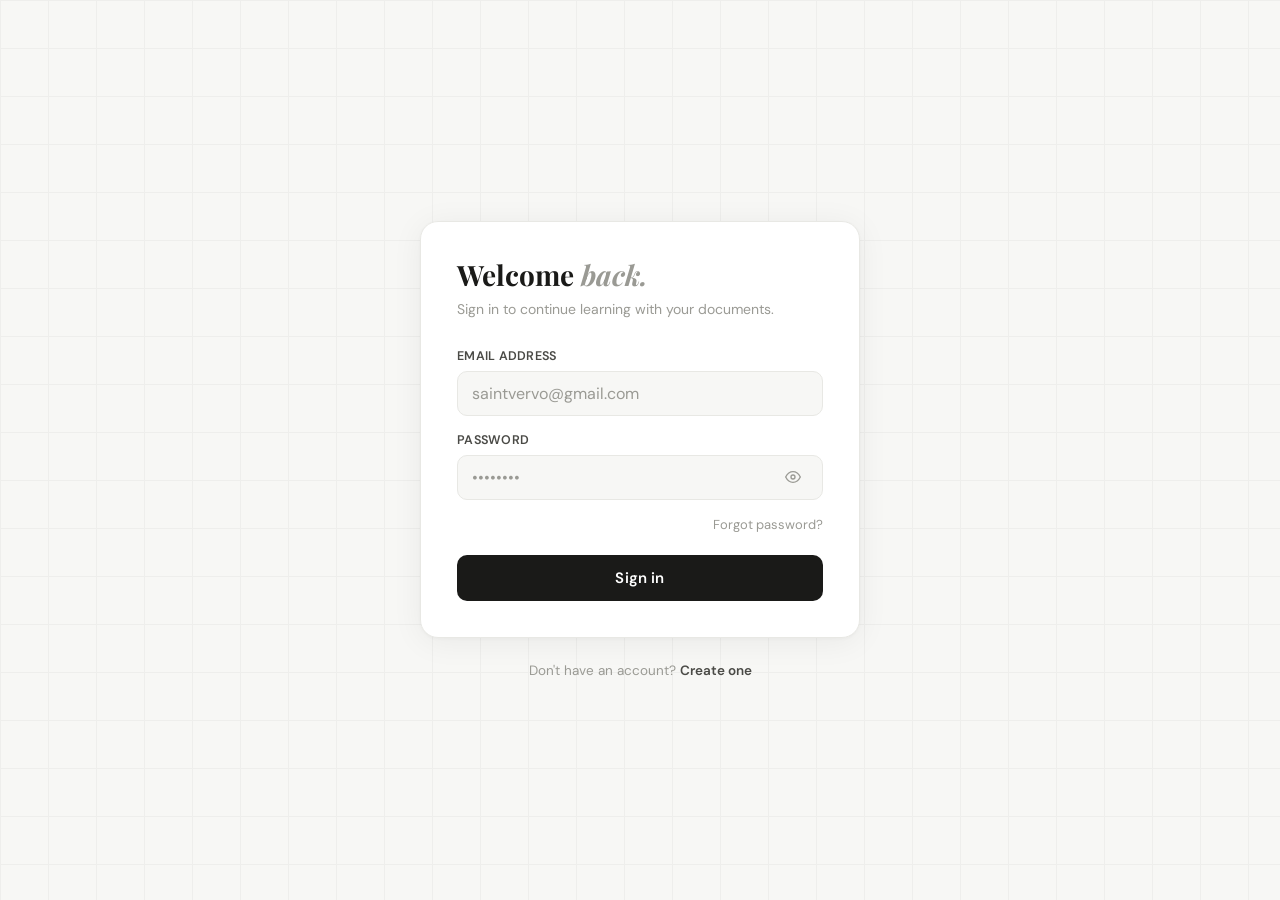
<file: pages/views/flashcards.html>
<!DOCTYPE html>
<html lang="en">
<head>
  <meta charset="UTF-8" />
  <meta name="viewport" content="width=device-width, initial-scale=1.0" />
  <title>Mabel — Flashcards</title>
  <link rel="preconnect" href="https://fonts.googleapis.com">
  <link href="https://fonts.googleapis.com/css2?family=DM+Sans:ital,wght@0,300;0,400;0,500;0,600;1,400&family=DM+Mono:wght@400;500&family=Playfair+Display:ital,wght@0,700;1,600&display=swap" rel="stylesheet">
  <link rel="stylesheet" href="nav.css">
  <style>
    .dot          { transition: none !important; }
    .fc-inner     { transition: transform 0.45s cubic-bezier(.4,0,.2,1) !important; }
    .progress-fill{ transition: width 0.3s ease !important; }

    /* ── Two-column body ── */
    .fc-body {
      display: flex;
      flex: 1;
      min-height: 0;
      overflow: hidden;
    }

    /* ── Left: scrollable viewer ── */
    .fc-viewer {
      flex: 1;
      min-width: 0;
      display: flex;
      flex-direction: column;
      gap: 16px;
      overflow-y: auto;
      padding: 24px 24px 32px;
    }
    .fc-viewer::-webkit-scrollbar { width: 4px; }
    .fc-viewer::-webkit-scrollbar-thumb { background: var(--border); border-radius: 2px; }

    /* ── Controls row: doc pill + upload LEFT, shuffle + regen RIGHT ── */
    .fc-controls-row {
      display: flex;
      align-items: center;
      justify-content: space-between;
      gap: 8px;
      flex-shrink: 0;
    }
    .fc-controls-left,
    .fc-controls-right {
      display: flex;
      align-items: center;
      gap: 6px;
      flex-shrink: 0;
    }
    .fc-btn-text { }
    @media (max-width: 600px) {
      .fc-btn-text { display: none; }
      .fc-controls-row { gap: 6px; }
    }

    /* ── Card shell ── */
    .card-shell {
      background: var(--surface);
      border: 1px solid var(--border);
      border-radius: var(--radius);
      padding: 20px 22px;
      display: flex;
      flex-direction: column;
      gap: 14px;
      flex-shrink: 0;
    }

    /* ── Flashcard 3D flip ── */
    .fc-scene  { perspective: 1200px; cursor: pointer; flex-shrink: 0; }
    .fc-inner  { width: 100%; position: relative; transform-style: preserve-3d; -webkit-transform-style: preserve-3d; }
    .fc-inner.flipped { transform: rotateY(180deg); }

    .fc-front {
      position: relative;
      backface-visibility: hidden; -webkit-backface-visibility: hidden;
      border-radius: 12px;
      border: 1px solid var(--border);
      background: var(--surface);
      display: flex; flex-direction: column;
      align-items: center; justify-content: center;
      gap: 12px; padding: 36px 28px;
      text-align: center;
      min-height: 220px;
      box-sizing: border-box;
    }

    .fc-back {
      position: absolute; inset: 0;
      backface-visibility: hidden; -webkit-backface-visibility: hidden;
      border-radius: 12px;
      background: var(--text); color: #fff;
      transform: rotateY(180deg);
      display: flex; flex-direction: column;
      align-items: center; justify-content: center;
      gap: 12px; padding: 36px 28px;
      text-align: center;
      overflow-y: auto;
      box-sizing: border-box;
    }
    body.dark .fc-back { background: #f0f0ee; color: #0a0a0a; }

    .fc-label { font-size: 11px; font-weight: 600; text-transform: uppercase; letter-spacing: .1em; opacity: .4; font-family: var(--mono); flex-shrink: 0; }
    .fc-text  { font-size: 18px; font-weight: 500; line-height: 1.6; max-width: 480px; word-break: break-word; }
    .fc-hint  { font-size: 13px; opacity: .3; margin-top: 4px; flex-shrink: 0; }

    /* ── Progress bar ── */
    .progress-bar  { height: 3px; background: var(--border); border-radius: 2px; overflow: hidden; flex-shrink: 0; }
    .progress-fill { height: 100%; background: var(--text); border-radius: 2px; }

    /* ── Nav row: 3 equal buttons ── */
    .fc-nav-row {
      display: flex;
      align-items: stretch;
      gap: 10px;
      flex-shrink: 0;
    }

    /* ── Bottom row: Restart truly centered ── */
    .fc-bottom-row {
      display: flex;
      align-items: center;
      justify-content: center;
      flex-shrink: 0;
    }

    /* ── Counter row ── */
    .fc-counter-row {
      display: flex;
      justify-content: center;
      flex-shrink: 0;
    }

    /* ── Counter ── */
    .fc-counter {
      font-size: 14px;
      font-weight: 500;
      color: var(--text-3);
      font-family: var(--mono, 'DM Mono', monospace);
      white-space: nowrap;
    }

    /* ── Three equal nav buttons ── */
    .fc-nav-btn {
      flex: 1;
      padding: 13px 16px;
      font-size: 14px;
      font-weight: 500;
      font-family: var(--sans, 'DM Sans', sans-serif);
      border-radius: var(--radius-sm, 6px);
      border: 1px solid var(--text);
      background: var(--text);
      color: #fff;
      cursor: pointer;
      transition: opacity .12s;
      white-space: nowrap;
      text-align: center;
    }
    body.dark .fc-nav-btn { background: #f0f0ee; color: #0a0a0a; border-color: #f0f0ee; }
    .fc-nav-btn:hover:not(:disabled) { opacity: .85; }
    .fc-nav-btn:disabled { opacity: 0.25; cursor: not-allowed; }
    .fc-nav-btn--ghost {
      background: transparent;
      color: var(--text-2);
      border: 1px solid var(--border);
    }
    body.dark .fc-nav-btn--ghost { background: transparent; color: var(--text-2); border-color: var(--border); }
    .fc-nav-btn--ghost:hover:not(:disabled) { background: var(--surface); border-color: var(--border-strong); opacity: 1; }

    /* ── Restart button ── */
    .btn-restart {
      width: 100%;
      padding: 13px 16px;
      font-size: 14px;
      font-weight: 500;
      font-family: var(--sans, 'DM Sans', sans-serif);
      border-radius: var(--radius-sm, 6px);
      border: 1px solid #e03e3e;
      background: transparent;
      color: #e03e3e;
      cursor: pointer;
      text-align: center;
      transition: background .12s;
    }
    .btn-restart:hover {
      background: rgba(224, 62, 62, 0.08);
    }

    /* ── Keyboard hint ── */
    .kb-hint { text-align: center; font-size: 12px; color: var(--text-3); font-family: var(--mono); flex-shrink: 0; }
    .kb-hint kbd { display: inline-block; background: var(--border); border-radius: 4px; padding: 1px 6px; font-size: 11px; }

    /* ── Loading dots ── */
    .fc-dots { display: flex; gap: 5px; justify-content: center; padding: 28px 0; }
    .fc-dot  { width: 6px; height: 6px; border-radius: 50%; background: var(--text-3); animation: blink 1.2s infinite; }
    .fc-dot:nth-child(2) { animation-delay: .2s; }
    .fc-dot:nth-child(3) { animation-delay: .4s; }

    /* ── Right: all-cards panel ── */
    .fc-rhs {
      width: 260px;
      flex-shrink: 0;
      display: flex;
      flex-direction: column;
      gap: 12px;
      padding: 24px 20px 32px;
      position: relative;
      overflow: hidden;
    }
    .fc-rhs::before {
      content: '';
      position: absolute;
      left: 0;
      top: 24px;
      bottom: 0;
      width: 1px;
      background: var(--border);
    }
    .rhs-label {
      font-size: 11px; font-weight: 600; color: var(--text-3);
      text-transform: uppercase; letter-spacing: .07em;
      font-family: var(--mono); flex-shrink: 0;
    }
    .fc-list {
      flex: 1; min-height: 0;
      display: flex; flex-direction: column; gap: 2px;
      overflow-y: auto;
    }
    .fc-list::-webkit-scrollbar { width: 4px; }
    .fc-list::-webkit-scrollbar-thumb { background: var(--border); border-radius: 2px; }
    .fc-list-item {
      padding: 9px 12px; border-radius: var(--radius-sm);
      border: 1px solid transparent; cursor: pointer;
      transition: background .12s, border-color .12s;
      display: flex; align-items: flex-start; gap: 10px; flex-shrink: 0;
    }
    .fc-list-item:hover   { background: var(--surface); border-color: var(--border); }
    .fc-list-item.current { background: var(--surface); border-color: var(--border-strong); }
    .fc-list-num { font-size: 11px; color: var(--text-3); font-family: var(--mono); white-space: nowrap; flex-shrink: 0; padding-top: 2px; }
    .fc-list-q   { font-size: 13px; color: var(--text-2); line-height: 1.45; }

    /* ── Card count selector ── */
    .card-count-row {
      display: flex;
      align-items: center;
      gap: 10px;
      margin-top: 12px;
    }
    .card-count-label {
      font-size: 13px;
      color: var(--text-3);
      font-family: var(--mono, monospace);
      white-space: nowrap;
    }
    .card-count-select {
      padding: 6px 10px;
      font-size: 13px;
      font-family: var(--mono, monospace);
      border: 1px solid var(--border);
      border-radius: var(--radius-sm, 6px);
      background: var(--bg, #0a0a0a);
      color: var(--text-2);
      cursor: pointer;
      outline: none;
      transition: border-color .12s;
    }
    .card-count-select:hover,
    .card-count-select:focus { border-color: var(--border-strong, var(--border)); }

    @keyframes slideUp { from { opacity: 0; transform: translateY(5px); } to { opacity: 1; transform: none; } }
    .animate-in { animation: slideUp 0.2s ease; }

    /* ── Responsive ── */
    @media (max-width: 960px) {
      .fc-rhs { display: none; }
    }
    @media (max-width: 768px) {
      .fc-viewer { padding: 16px 16px 24px; }
      .fc-text   { font-size: 16px; }
    }
  </style>
</head>
<body>
  <script>
    if (!localStorage.getItem('token')) {
      window.location.href = '../auth/login.html';
    }
  </script>

  <script>NAV_ACTIVE = 'flashcards';</script>
  <script src="nav.js"></script>

  <div class="layout">
    <main class="main">
      <div class="page-wrap">

        <div class="page-topbar">
          <div class="page-topbar-left">
            <div class="page-topbar-title">Flashcards</div>
            <div class="page-topbar-sub" id="topbar-sub">Upload a document to generate study cards</div>
          </div>
        </div>

        <div class="page-body" style="overflow:hidden; display:flex; flex-direction:column;">
          <input type="file" id="file-in" accept=".txt,.md,.pdf,.csv,.docx" multiple style="display:none"/>

          <!-- ── Upload state ── -->
          <div class="upload-state" id="upload-view">
            <div class="upload-card" onclick="triggerUpload()">
              <div class="upload-icon">
                <svg width="24" height="24" viewBox="0 0 24 24" fill="none" stroke="currentColor" stroke-width="1.6" stroke-linecap="round" stroke-linejoin="round"><rect x="2" y="5" width="20" height="14" rx="2"/><line x1="2" y1="10" x2="22" y2="10"/></svg>
              </div>
              <h3>Upload your document</h3>
              <p>MABEL will generate flashcards you can flip through and review.</p>
              <div class="upload-formats">
                <span class="fmt-tag">pdf</span>
                <span class="fmt-tag">docx</span>
                <span class="fmt-tag">txt</span>
                <span class="fmt-tag">csv</span>
              </div>
              <div class="card-count-row" onclick="event.stopPropagation()">
                <label class="card-count-label" for="card-count-select">How many cards?</label>
                <select id="card-count-select" class="card-count-select">
                  <option value="5">5 cards</option>
                  <option value="8" selected>8 cards</option>
                  <option value="10">10 cards</option>
                  <option value="12">12 cards</option>
                  <option value="15">15 cards</option>
                  <option value="20">20 cards</option>
                </select>
              </div>
            </div>
          </div>

          <!-- ── Deck view ── -->
          <div class="fc-body" id="deck-view" style="display:none">

            <!-- Left: viewer -->
            <div class="fc-viewer">

              <!-- Loading state -->
              <div class="card-shell" id="fc-loading" style="display:none">
                <div class="fc-dots">
                  <div class="fc-dot"></div><div class="fc-dot"></div><div class="fc-dot"></div>
                </div>
              </div>

              <!-- Deck -->
              <div id="fc-deck" style="display:none; flex-direction:column; gap:16px;">

                <!-- ROW 1: doc pill + upload · shuffle + regenerate -->
                <div class="fc-controls-row">
                  <div class="fc-controls-left">
                    <div class="doc-pill">
                      <svg width="11" height="11" viewBox="0 0 24 24" fill="none" stroke="currentColor" stroke-width="2" stroke-linecap="round" stroke-linejoin="round"><path d="M14 2H6a2 2 0 0 0-2 2v16a2 2 0 0 0 2 2h12a2 2 0 0 0 2-2V8z"/><polyline points="14 2 14 8 20 8"/></svg>
                      <span id="doc-pill-name"></span>
                    </div>
                    <button class="nav-btn" onclick="triggerUpload()">
                      <svg width="13" height="13" viewBox="0 0 24 24" fill="none" stroke="currentColor" stroke-width="2.5" stroke-linecap="round" stroke-linejoin="round"><path d="M21 15v4a2 2 0 0 1-2 2H5a2 2 0 0 1-2-2v-4"/><polyline points="17 8 12 3 7 8"/><line x1="12" y1="3" x2="12" y2="15"/></svg>
                      <span class="fc-btn-text">Upload new</span>
                    </button>
                  </div>
                  <div class="fc-controls-right">
                    <button class="nav-btn" onclick="shuffleCards()">
                      <svg width="13" height="13" viewBox="0 0 24 24" fill="none" stroke="currentColor" stroke-width="2.5" stroke-linecap="round" stroke-linejoin="round"><polyline points="16 3 21 3 21 8"/><line x1="4" y1="20" x2="21" y2="3"/><polyline points="21 16 21 21 16 21"/><line x1="15" y1="15" x2="21" y2="21"/></svg>
                      <span class="fc-btn-text">Shuffle</span>
                    </button>
                    <button class="nav-btn primary" id="gen-btn" onclick="generateFlashcards()">
                      <svg width="12" height="12" viewBox="0 0 24 24" fill="none" stroke="currentColor" stroke-width="2.5"><polygon points="5 3 19 12 5 21 5 3"/></svg>
                      <span class="fc-btn-text">Regenerate</span>
                    </button>
                  </div>
                </div>

                <!-- ROW 2: the card itself -->
                <div class="card-shell animate-in">
                  <div class="progress-bar">
                    <div class="progress-fill" id="fc-prog" style="width:12.5%"></div>
                  </div>
                  <div class="fc-scene" id="fc-scene">
                    <div class="fc-inner" id="fc-inner">
                      <div class="fc-face fc-front">
                        <div class="fc-label">Question</div>
                        <div class="fc-text" id="fc-q">—</div>
                        <div class="fc-hint">Click to flip</div>
                      </div>
                      <div class="fc-face fc-back">
                        <div class="fc-label">Answer</div>
                        <div class="fc-text" id="fc-a">—</div>
                      </div>
                    </div>
                  </div>
                </div>

                <!-- ROW 3: Previous | Flip Card | Next -->
                <div class="fc-nav-row">
                  <button class="fc-nav-btn fc-nav-btn--ghost" id="fc-prev">← Previous</button>
                  <button class="fc-nav-btn fc-nav-btn--ghost" onclick="flipCard()">↕ Flip Card</button>
                  <button class="fc-nav-btn" id="fc-next">Next →</button>
                </div>

                <!-- ROW 4: Restart -->
                <div class="fc-bottom-row">
                  <button class="btn-restart" onclick="resetDeck()">↺ Restart</button>
                </div>

                <!-- ROW 5: keyboard hint -->
                <div class="kb-hint">
                  <kbd>←</kbd> <kbd>→</kbd> to navigate &nbsp;·&nbsp; <kbd>Space</kbd> to flip
                </div>

                <!-- ROW 6: counter -->
                <div class="fc-counter-row">
                  <span class="fc-counter" id="fc-ctr">1 / 8</span>
                </div>

              </div><!-- /fc-deck -->
            </div><!-- /fc-viewer -->

            <!-- Right: all cards -->
            <div class="fc-rhs" id="fc-rhs">
              <div class="rhs-label">All Cards</div>
              <div class="fc-list" id="fc-list"></div>
            </div>

          </div><!-- /fc-body -->
        </div><!-- /page-body -->

      </div><!-- /page-wrap -->
    </main>
  </div>

  <script>
    const token = localStorage.getItem('token');
    const BASE  = 'http://127.0.0.1:8000';
    const $     = id => document.getElementById(id);

    const getCardCount = () => parseInt($('card-count-select')?.value || '8', 10);

    // ── localStorage keys — namespaced per user to prevent session bleed ─────
    // Decodes the JWT payload (middle segment) to extract the user identifier.
    // This is for key namespacing only — all security decisions happen server-side.
    function getUserIdFromToken() {
      try {
        const payload = token.split('.')[1];
        const decoded = JSON.parse(atob(payload.replace(/-/g, '+').replace(/_/g, '/')));
        return decoded.sub || decoded.user_id || decoded.id || 'unknown';
      } catch {
        return 'unknown';
      }
    }
    const _uid        = getUserIdFromToken();
    const LS_CARDS    = `fc_cards_${_uid}`;
    const LS_DOC_ID   = `fc_doc_id_${_uid}`;
    const LS_DOC_NAME = `fc_doc_name_${_uid}`;
    const LS_IDX      = `fc_idx_${_uid}`;
    const LS_TOPBAR   = `fc_topbar_${_uid}`;

    // ── State ─────────────────────────────────────────────────────────────────
    let cards          = [];
    let cardIdx        = 0;
    let currentDocId   = null;
    let currentDocName = null;

    // ── Persist / restore ─────────────────────────────────────────────────────
    function saveSession() {
      try {
        localStorage.setItem(LS_CARDS,    JSON.stringify(cards));
        localStorage.setItem(LS_DOC_ID,   currentDocId   || '');
        localStorage.setItem(LS_DOC_NAME, currentDocName || '');
        localStorage.setItem(LS_IDX,      String(cardIdx));
        localStorage.setItem(LS_TOPBAR,   $('topbar-sub').textContent);
      } catch { /* storage unavailable — session won't persist but page still works */ }
    }

    function clearSession() {
      try {
        [LS_CARDS, LS_DOC_ID, LS_DOC_NAME, LS_IDX, LS_TOPBAR].forEach(k => localStorage.removeItem(k));
      } catch { /* storage unavailable */ }
    }

    function restoreSession() {
      try {
        const saved = localStorage.getItem(LS_CARDS);
        if (!saved) return false;
        cards          = JSON.parse(saved);
        currentDocId   = localStorage.getItem(LS_DOC_ID)   || null;
        currentDocName = localStorage.getItem(LS_DOC_NAME) || null;
        cardIdx        = parseInt(localStorage.getItem(LS_IDX) || '0', 10);
        const topbar   = localStorage.getItem(LS_TOPBAR);
        if (topbar) $('topbar-sub').textContent = topbar;
        if (currentDocName) $('doc-pill-name').textContent = currentDocName;
        return cards.length > 0;
      } catch {
        clearSession();
        return false;
      }
    }

    // ── Auth header helper ────────────────────────────────────────────────────
    function authHeaders() {
      return { 'Authorization': `Bearer ${token}` };
    }

    // ── View helpers ──────────────────────────────────────────────────────────
    function showDeck() {
      $('upload-view').style.display = 'none';
      $('deck-view').style.display   = 'flex';
      $('fc-loading').style.display  = 'none';
      $('fc-deck').style.display     = 'flex';
      renderCard();
      renderCardList();
    }

    function showLoading() {
      $('upload-view').style.display = 'none';
      $('deck-view').style.display   = 'flex';
      $('fc-loading').style.display  = 'flex';
      $('fc-deck').style.display     = 'none';
    }

    function showUpload() {
      $('upload-view').style.display = 'flex';
      $('deck-view').style.display   = 'none';
      $('fc-loading').style.display  = 'none';
      $('fc-deck').style.display     = 'none';
      $('topbar-sub').textContent    = 'Upload a document to generate study cards';
    }

    function resetGenBtn() {
      $('gen-btn').disabled   = false;
      $('gen-btn').innerHTML  = '<svg width="12" height="12" viewBox="0 0 24 24" fill="none" stroke="currentColor" stroke-width="2.5"><polygon points="5 3 19 12 5 21 5 3"/></svg><span class="fc-btn-text"> Regenerate</span>';
    }

    // ── File input ────────────────────────────────────────────────────────────
    $('file-in').addEventListener('change', async e => {
      const file = e.target.files[0];
      if (!file) return;

      clearSession();
      currentDocId   = null;
      currentDocName = file.name;

      $('doc-pill-name').textContent = file.name;
      $('topbar-sub').textContent    = file.name;

      await uploadAndGenerate(file);
      e.target.value = '';
    });

    function triggerUpload() { $('file-in').click(); }

    // ── Step 1: upload ────────────────────────────────────────────────────────
    async function uploadDoc(file) {
      const formData = new FormData();
      formData.append('file', file);

      const res = await fetch(`${BASE}/api/upload/upload`, {
        method: 'POST',
        headers: authHeaders(),
        body: formData,
      });

      if (res.status === 401) { window.location.href = '../auth/login.html'; return null; }
      if (!res.ok) {
        const err = await res.json().catch(() => ({}));
        throw new Error(err.detail || `Upload failed (${res.status})`);
      }

      const data = await res.json();
      return data.document_id;
    }

    // ── Step 2: generate ──────────────────────────────────────────────────────
    async function generateFromId(docId, filename) {
      const res = await fetch(`${BASE}/api/study/flashcards/generate`, {
        method: 'POST',
        headers: { ...authHeaders(), 'Content-Type': 'application/json' },
        body: JSON.stringify({
          file_id:    docId,
          filename:   filename,
          card_count: getCardCount(),
          save:       true,
        }),
      });

      if (res.status === 401) { window.location.href = '../auth/login.html'; return null; }
      if (!res.ok) {
        const err = await res.json().catch(() => ({}));
        throw new Error(err.detail || `Generation failed (${res.status})`);
      }

      const data = await res.json();
      return data.cards;
    }

    // ── Combined flow for a fresh file ───────────────────────────────────────
    async function uploadAndGenerate(file) {
      const btn = $('gen-btn');
      btn.disabled  = true;
      btn.innerHTML = '<span class="fc-btn-text">Uploading…</span>';
      $('fc-inner').classList.remove('flipped');
      showLoading();

      try {
        currentDocId = await uploadDoc(file);
        if (!currentDocId) return;

        btn.innerHTML = '<span class="fc-btn-text">Generating…</span>';

        const newCards = await generateFromId(currentDocId, file.name);
        if (!newCards) return;

        cards   = newCards;
        cardIdx = 0;
        $('topbar-sub').textContent = `${file.name} — ${cards.length} cards`;
        saveSession();
        showDeck();
        resetGenBtn();

      } catch (err) {
        $('fc-loading').style.display = 'none';
        if (cards.length) showDeck(); else showUpload();
        alert('Error: ' + err.message);
        btn.innerHTML = '<span class="fc-btn-text">Retry</span>';
        btn.disabled  = false;
      }
    }

    // ── Regenerate ────────────────────────────────────────────────────────────
    async function generateFlashcards() {
      if (!currentDocId) {
        triggerUpload();
        return;
      }

      const btn = $('gen-btn');
      btn.disabled  = true;
      btn.innerHTML = '<span class="fc-btn-text">Generating…</span>';
      $('fc-inner').classList.remove('flipped');
      showLoading();

      try {
        const newCards = await generateFromId(currentDocId, currentDocName);
        if (!newCards) return;

        cards   = newCards;
        cardIdx = 0;
        $('topbar-sub').textContent = `${currentDocName} — ${cards.length} cards`;
        saveSession();
        showDeck();
        resetGenBtn();

      } catch (err) {
        $('fc-loading').style.display = 'none';
        if (cards.length) showDeck(); else showUpload();
        alert('Error: ' + err.message);
        btn.innerHTML = '<span class="fc-btn-text">Retry</span>';
        btn.disabled  = false;
      }
    }

    // ── Render ────────────────────────────────────────────────────────────────
    function renderCard() {
      $('fc-q').textContent    = cards[cardIdx].q;
      $('fc-a').textContent    = cards[cardIdx].a;
      $('fc-ctr').textContent  = (cardIdx + 1) + ' / ' + cards.length;
      $('fc-prog').style.width = (((cardIdx + 1) / cards.length) * 100) + '%';
      $('fc-inner').classList.remove('flipped');
      $('fc-prev').disabled    = cardIdx === 0;
      $('fc-next').disabled    = cardIdx === cards.length - 1;
      document.querySelectorAll('.fc-list-item').forEach((item, i) =>
        item.classList.toggle('current', i === cardIdx)
      );
      const active = document.querySelector('.fc-list-item.current');
      if (active) active.scrollIntoView({ block: 'nearest', behavior: 'smooth' });
      try { localStorage.setItem(LS_IDX, String(cardIdx)); } catch { /* storage unavailable */ }
    }

    function renderCardList() {
      $('fc-list').innerHTML = cards.map((c, i) =>
        `<div class="fc-list-item ${i === cardIdx ? 'current' : ''}" onclick="jumpCard(${i})">
          <div class="fc-list-num">${String(i + 1).padStart(2, '0')}</div>
          <div class="fc-list-q">${esc(c.q)}</div>
        </div>`
      ).join('');
    }

    // ── Controls ──────────────────────────────────────────────────────────────
    function flipCard()     { $('fc-inner').classList.toggle('flipped'); }
    function jumpCard(i)    { cardIdx = i; renderCard(); }
    function resetDeck()    { cardIdx = 0; renderCard(); }
    function shuffleCards() {
      for (let i = cards.length - 1; i > 0; i--) {
        const j = Math.floor(Math.random() * (i + 1));
        [cards[i], cards[j]] = [cards[j], cards[i]];
      }
      cardIdx = 0; renderCard(); renderCardList();
      saveSession();
    }

    $('fc-scene').addEventListener('click', flipCard);
    $('fc-prev').addEventListener('click', () => { if (cardIdx > 0)                { cardIdx--; renderCard(); } });
    $('fc-next').addEventListener('click', () => { if (cardIdx < cards.length - 1) { cardIdx++; renderCard(); } });
    document.addEventListener('keydown', e => {
      if (!cards.length) return;
      if      (e.key === 'ArrowRight') { if (cardIdx < cards.length - 1) { cardIdx++; renderCard(); } }
      else if (e.key === 'ArrowLeft')  { if (cardIdx > 0)                { cardIdx--; renderCard(); } }
      else if (e.key === ' ')          { e.preventDefault(); flipCard(); }
    });

    function esc(t) { const d = document.createElement('div'); d.textContent = String(t); return d.innerHTML; }

    // ── Boot: restore session or show upload ──────────────────────────────────
    if (restoreSession()) {
      showDeck();
    } else {
      showUpload();
    }
  </script>
</body>
</html>
</file>
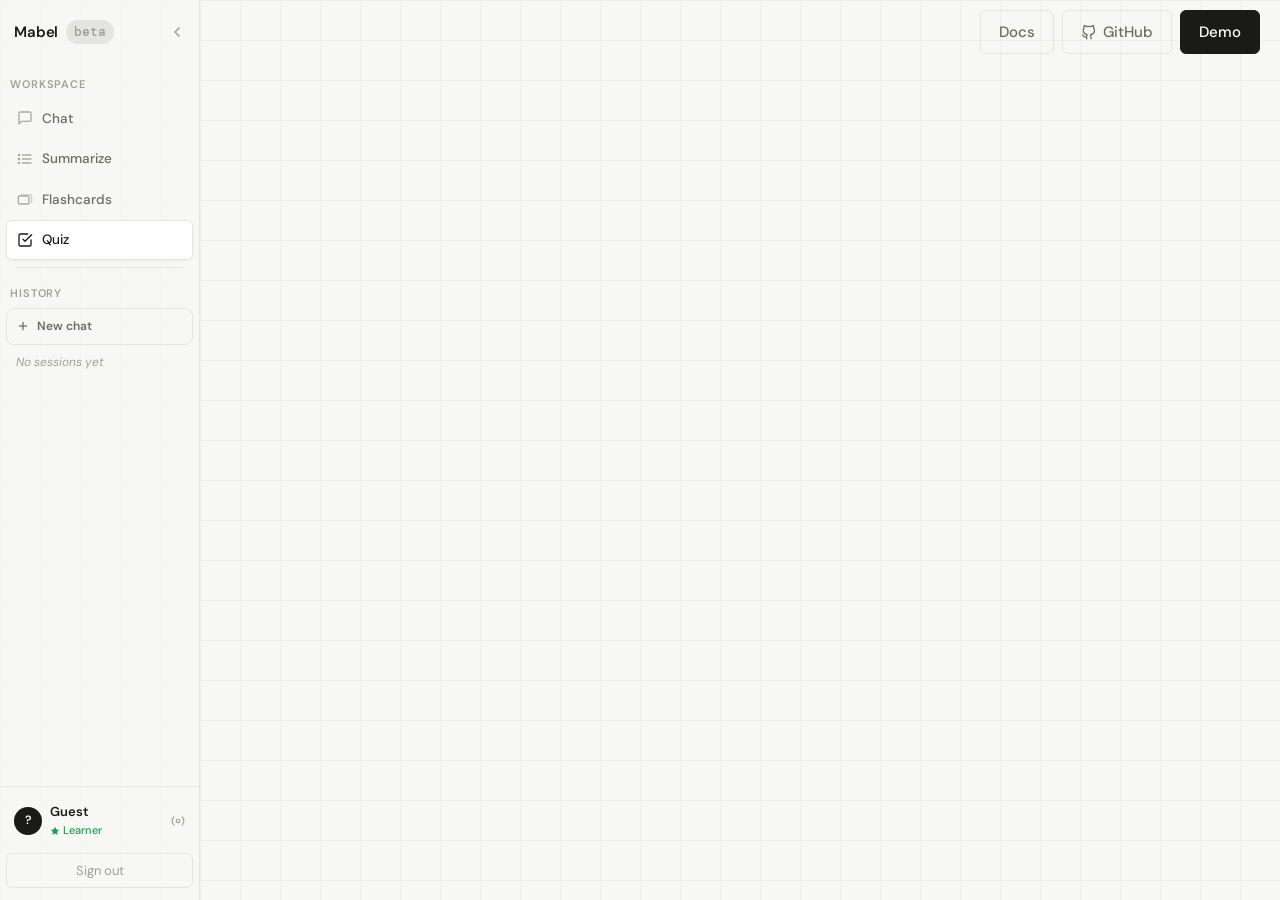
<file: pages/views/nav.html>
<!-- HOW TO USE nav.js IN EACH PAGE -->
<!-- ─────────────────────────────────────────────────────────── -->

<!-- 1. In <head>: add the Google Fonts link + nav.css (remove all the
        sidebar/nav CSS that was copy-pasted in each page) -->

<head>
  <meta charset="UTF-8" />
  <meta name="viewport" content="width=device-width, initial-scale=1.0" />
  <title>Mabel — Quiz</title>
  <link rel="preconnect" href="https://fonts.googleapis.com">
  <link href="https://fonts.googleapis.com/css2?family=DM+Sans:ital,wght@0,300;0,400;0,500;0,600;1,400&family=DM+Mono:wght@400;500&family=Playfair+Display:ital,wght@0,700;1,600&display=swap" rel="stylesheet">

  <!-- ✅ Shared nav styles -->
  <link rel="stylesheet" href="nav.css">

  <style>
    /* Only page-specific styles go here — no more sidebar/nav CSS */
    /* ... quiz styles ... */
  </style>
</head>


<!-- 2. In <body>: set NAV_ACTIVE BEFORE loading nav.js, then remove ALL
        the sidebar/nav HTML (the <nav>, <aside>, backdrop, trigger buttons).
        nav.js injects them automatically. -->

<body>

  <!-- ✅ Tell nav.js which item to highlight, then load it -->
  <script>NAV_ACTIVE = 'quiz';</script>
  <script src="nav.js"></script>

  <!-- Your page layout starts here (no more manual sidebar/nav HTML) -->
  <div class="layout">
    <!-- sidebar is injected by nav.js — you only need <main> -->
    <main class="main">
      <!-- ... page content ... -->
    </main>
  </div>

  <script>
    /* Page-specific JS only.
       MabelNav.toggleTheme(), MabelNav.closeSidebar() etc. are globally available.
       The old toggleTheme() / toggleSidebar() / closeSidebar() still work too
       (nav.js aliases them) so existing inline onclick="" attributes don't need changing. */
  </script>
</body>


<!-- ─────────────────────────────────────────────────────────── -->
<!-- NAV_ACTIVE values per page:
     index.html       →  NAV_ACTIVE = 'chat';
     summarize.html   →  NAV_ACTIVE = 'summarize';
     flashcards.html  →  NAV_ACTIVE = 'flashcards';
     quiz.html        →  NAV_ACTIVE = 'quiz';
-->
</file>
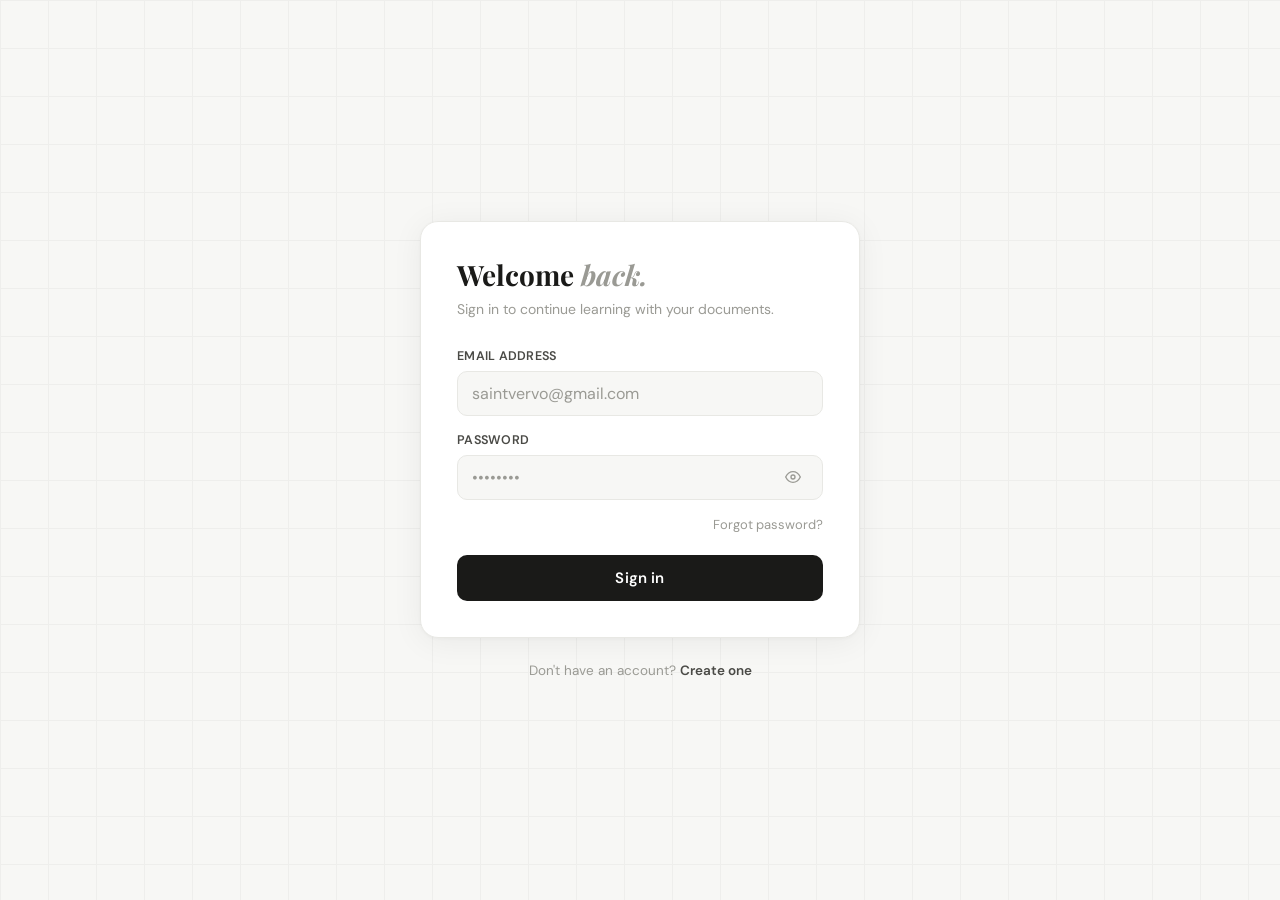
<file: pages/views/quiz.html>
<!DOCTYPE html>
<html lang="en">
<head>
  <meta charset="UTF-8" />
  <meta name="viewport" content="width=device-width, initial-scale=1.0" />
  <title>Mabel — Quiz</title>
  <link rel="preconnect" href="https://fonts.googleapis.com">
  <link href="https://fonts.googleapis.com/css2?family=DM+Sans:ital,wght@0,300;0,400;0,500;0,600;1,400&family=DM+Mono:wght@400;500&family=Playfair+Display:ital,wght@0,700;1,600&display=swap" rel="stylesheet">
  <link rel="stylesheet" href="nav.css">
  <style>
    .dot { transition: none !important; }

    /* ── Two-column body (mirrors flashcards fc-body) ── */
    .qz-body {
      display: flex;
      flex: 1;
      min-height: 0;
      overflow: hidden;
    }

    /* ── Left: scrollable viewer ── */
    .qz-viewer {
      flex: 1;
      min-width: 0;
      display: flex;
      flex-direction: column;
      gap: 16px;
      overflow-y: auto;
      padding: 24px 24px 32px;
    }
    .qz-viewer::-webkit-scrollbar { width: 4px; }
    .qz-viewer::-webkit-scrollbar-thumb { background: var(--border); border-radius: 2px; }

    /* ── Controls row ── */
    .qz-controls-row {
      display: flex;
      align-items: center;
      justify-content: space-between;
      gap: 8px;
      flex-shrink: 0;
    }
    .qz-controls-left, .qz-controls-right {
      display: flex;
      align-items: center;
      gap: 6px;
      flex-shrink: 0;
    }
    .qz-btn-text {}
    @media (max-width: 600px) {
      .qz-btn-text { display: none; }
      .qz-controls-row { gap: 6px; }
    }

    /* ── Card shell ── */
    .card-shell {
      background: var(--surface);
      border: 1px solid var(--border);
      border-radius: var(--radius);
      padding: 20px 22px;
      display: flex;
      flex-direction: column;
      gap: 16px;
      flex-shrink: 0;
    }

    /* ── Progress bar ── */
    .progress-bar  { height: 3px; background: var(--border); border-radius: 2px; overflow: hidden; flex-shrink: 0; }
    .progress-fill { height: 100%; background: var(--text); border-radius: 2px; transition: width 0.3s ease; }

    /* ── Stats ── */
    .qz-stats {
      display: grid;
      grid-template-columns: repeat(3, 1fr);
      gap: 10px;
      flex-shrink: 0;
    }
    .stat-card { background: var(--bg); border: 1px solid var(--border); border-radius: var(--radius-sm); padding: 12px; text-align: center; }
    .stat-label { font-size: 11px; font-weight: 600; text-transform: uppercase; letter-spacing: .07em; color: var(--text-3); margin-bottom: 4px; font-family: var(--mono); }
    .stat-val   { font-size: 24px; font-weight: 700; color: var(--text); font-family: var(--mono); }

    /* ── Question ── */
    .q-label { font-size: 11px; font-weight: 600; text-transform: uppercase; letter-spacing: .08em; color: var(--text-3); font-family: var(--mono); }
    .q-text  { font-size: 18px; font-weight: 500; line-height: 1.55; color: var(--text); }

    /* ── Options ── */
    .options { display: flex; flex-direction: column; gap: 8px; }
    .option {
      display: flex; align-items: center; gap: 12px;
      padding: 13px 16px;
      background: var(--bg); border: 1px solid var(--border); border-radius: 8px;
      cursor: pointer; font-family: var(--font); font-size: 15px;
      color: var(--text-2); text-align: left; width: 100%;
      transition: border-color .12s, background .12s, color .12s;
    }
    .option:hover:not(:disabled) { border-color: var(--border-strong); color: var(--text); background: var(--surface); }
    .option:disabled { cursor: not-allowed; }
    /* All unselected wrong options fade out */
    .option.unselected { opacity: .35; }
    /* Correct answer — green border + key */
    .option.correct { background: var(--surface); border-color: var(--green-border); color: var(--text); opacity: 1 !important; }
    .option.correct .option-key { background: var(--green); color: white; }
    /* Wrong selected option — red border + key */
    .option.wrong { background: var(--surface); border-color: var(--red); color: var(--text); opacity: 1 !important; }
    .option.wrong .option-key { background: var(--red); color: white; }
    .option-key {
      width: 26px; height: 26px; border-radius: 5px;
      background: var(--border); display: grid; place-items: center;
      font-size: 11px; font-weight: 700; flex-shrink: 0; font-family: var(--mono);
      transition: background .12s, color .12s;
    }

    /* ── Feedback ── */
    .feedback {
      padding: 10px 14px; border-radius: 6px;
      font-size: 13px; font-weight: 500; letter-spacing: .01em;
      display: flex; align-items: center; gap: 8px;
    }
    .feedback::before {
      content: ''; width: 6px; height: 6px; border-radius: 50%;
      flex-shrink: 0;
    }
    .feedback.ok   { color: var(--green); background: transparent; border: 1px solid var(--green-border); }
    .feedback.ok::before   { background: var(--green); }
    .feedback.fail { color: var(--text-2); background: transparent; border: 1px solid var(--border); }
    .feedback.fail::before { background: var(--red); opacity: .7; }
    .explanation {
      margin-top: 10px;
      padding: 12px 16px; border-radius: 8px;
      font-size: 13px; line-height: 1.65;
      font-family: var(--font);
      font-style: normal;
      color: var(--text-2);
      background: var(--surface);
      border: 1px solid var(--border);
    }
    .qz-next { display: flex; justify-content: flex-end; }

    /* ── Final score ── */
    .final {
      display: flex; flex-direction: column; gap: 14px;
      padding: 20px 22px;
    }
    .final-header {
      display: flex; align-items: center; justify-content: space-between;
      gap: 16px; padding-bottom: 14px;
      border-bottom: 1px solid var(--border);
    }
    .final-score-block { display: flex; align-items: baseline; gap: 10px; }
    .final-pct {
      font-size: 36px; font-weight: 700; font-family: var(--mono);
      line-height: 1; letter-spacing: -0.02em;
    }
    .final-label { font-size: 11px; font-weight: 500; color: var(--text-3); font-family: var(--mono); }
    .final-badge {
      display: inline-flex; align-items: center;
      padding: 4px 10px; border-radius: var(--radius-sm);
      font-size: 11px; font-weight: 600; font-family: var(--mono);
      border: 1px solid;
    }
    .final-badge.pass  { color: var(--green); border-color: var(--green-border); background: var(--green-bg); }
    .final-badge.mid   { color: var(--amber); border-color: rgba(217,119,6,.3); background: rgba(217,119,6,.06); }
    .final-badge.fail  { color: var(--red);   border-color: rgba(220,38,38,.25); background: var(--red-bg); }
    .final-breakdown {
      display: grid; grid-template-columns: repeat(3, 1fr);
      gap: 8px;
    }
    .final-stat {
      display: flex; flex-direction: column; gap: 3px;
      padding: 10px 12px; border-radius: var(--radius-sm);
      background: var(--bg); border: 1px solid var(--border);
    }
    .final-stat-label { font-size: 10px; font-weight: 600; text-transform: uppercase; letter-spacing: .07em; color: var(--text-3); font-family: var(--mono); }
    .final-stat-val   { font-size: 20px; font-weight: 700; color: var(--text); font-family: var(--mono); }
    .final-btns { display: flex; gap: 8px; flex-wrap: wrap; }

    /* ── Loading dots ── */
    .fc-dots { display: flex; gap: 5px; justify-content: center; padding: 28px 0; }
    .fc-dot  { width: 6px; height: 6px; border-radius: 50%; background: var(--text-3); animation: blink 1.2s infinite; }
    .fc-dot:nth-child(2) { animation-delay: .2s; }
    .fc-dot:nth-child(3) { animation-delay: .4s; }

    /* ── Right: question list panel ── */
    .qz-rhs {
      width: 260px;
      flex-shrink: 0;
      display: flex;
      flex-direction: column;
      gap: 12px;
      padding: 24px 20px 32px;
      position: relative;
      overflow: hidden;
    }
    .qz-rhs::before {
      content: '';
      position: absolute;
      left: 0; top: 24px; bottom: 0;
      width: 1px;
      background: var(--border);
    }
    .rhs-label { font-size: 11px; font-weight: 600; color: var(--text-3); text-transform: uppercase; letter-spacing: .07em; font-family: var(--mono); flex-shrink: 0; }
    .qz-list { flex: 1; min-height: 0; display: flex; flex-direction: column; gap: 2px; overflow-y: auto; }
    .qz-list::-webkit-scrollbar { width: 4px; }
    .qz-list::-webkit-scrollbar-thumb { background: var(--border); border-radius: 2px; }
    .qz-list-item {
      padding: 8px 10px; border-radius: var(--radius-sm);
      border: 1px solid transparent;
      display: flex; align-items: flex-start; gap: 10px; flex-shrink: 0;
      transition: background .12s, border-color .12s;
    }
    .qz-list-item.current { background: var(--surface); border-color: var(--border); }
    .qz-list-item.answered-ok   .qz-list-num,
    .qz-list-item.answered-fail .qz-list-num { position: relative; }
    .qz-list-item.answered-ok   .qz-list-num::after,
    .qz-list-item.answered-fail .qz-list-num::after {
      content: ''; display: inline-block;
      width: 7px; height: 7px; border-radius: 50%;
      margin-left: 5px; vertical-align: middle; flex-shrink: 0;
    }
    .qz-list-item.answered-ok   .qz-list-num::after { background: var(--green); opacity: 1; }
    .qz-list-item.answered-fail .qz-list-num::after { background: var(--red);   opacity: 1; }
    .qz-list-num { font-size: 11px; color: var(--text-3); font-family: var(--mono); white-space: nowrap; flex-shrink: 0; padding-top: 2px; }
    .qz-list-q   { font-size: 12.5px; color: var(--text-2); line-height: 1.5; font-weight: 400; }

    /* ── Question count selector ── */
    .q-count-row { display: flex; align-items: center; gap: 10px; margin-top: 12px; }
    .q-count-label { font-size: 13px; color: var(--text-3); font-family: var(--mono); white-space: nowrap; }
    .q-count-select {
      padding: 6px 10px; font-size: 13px; font-family: var(--mono);
      border: 1px solid var(--border); border-radius: var(--radius-sm);
      background: var(--bg); color: var(--text-2);
      cursor: pointer; outline: none; transition: border-color .12s;
    }
    .q-count-select:hover, .q-count-select:focus { border-color: var(--border-strong); }

    @keyframes slideUp { from { opacity: 0; transform: translateY(5px); } to { opacity: 1; transform: none; } }
    .animate-in { animation: slideUp 0.2s ease; }

    @media (max-width: 960px) { .qz-rhs { display: none; } }
    @media (max-width: 768px) {
      .qz-viewer { padding: 16px 16px 24px; }
      .q-text    { font-size: 16px; }
    }
  </style>
</head>
<body>
  <script>
    if (!localStorage.getItem('token')) {
      window.location.href = '../auth/login.html';
    }
  </script>

  <script>NAV_ACTIVE = 'quiz';</script>
  <script src="nav.js"></script>

  <div class="layout">
    <main class="main">
      <div class="page-wrap">

        <div class="page-topbar">
          <div class="page-topbar-left">
            <div class="page-topbar-title">Quiz</div>
            <div class="page-topbar-sub" id="topbar-sub">Upload a document to generate a quiz</div>
          </div>
        </div>

        <div class="page-body" style="overflow:hidden; display:flex; flex-direction:column;">
          <input type="file" id="file-in" accept=".txt,.md,.pdf,.csv,.docx" style="display:none"/>

          <!-- ── Upload state ── -->
          <div class="upload-state" id="upload-view">
            <div class="upload-card" onclick="triggerUpload()">
              <div class="upload-icon">
                <svg width="24" height="24" viewBox="0 0 24 24" fill="none" stroke="currentColor" stroke-width="1.6" stroke-linecap="round" stroke-linejoin="round"><circle cx="12" cy="12" r="10"/><path d="M9.09 9a3 3 0 0 1 5.83 1c0 2-3 3-3 3"/><line x1="12" y1="17" x2="12.01" y2="17"/></svg>
              </div>
              <h3>Upload your document</h3>
              <p>MABEL will create a multiple-choice quiz to test your understanding.</p>
              <div class="upload-formats">
                <span class="fmt-tag">pdf</span>
                <span class="fmt-tag">docx</span>
                <span class="fmt-tag">txt</span>
                <span class="fmt-tag">csv</span>
              </div>
              <div class="q-count-row" onclick="event.stopPropagation()">
                <label class="q-count-label" for="q-count-select">How many questions?</label>
                <select id="q-count-select" class="q-count-select">
                  <option value="3">3 questions</option>
                  <option value="5">5 questions</option>
                  <option value="6" selected>6 questions</option>
                  <option value="8">8 questions</option>
                  <option value="10">10 questions</option>
                  <option value="12">12 questions</option>
                  <option value="15">15 questions</option>
                  <option value="20">20 questions</option>
                </select>
              </div>
            </div>
          </div>

          <!-- ── Quiz view ── -->
          <div class="qz-body" id="quiz-view" style="display:none">

            <div class="qz-viewer">

              <!-- Loading -->
              <div class="card-shell" id="qz-loading" style="display:none">
                <div class="fc-dots">
                  <div class="fc-dot"></div><div class="fc-dot"></div><div class="fc-dot"></div>
                </div>
              </div>

              <!-- Active quiz -->
              <div id="qz-deck" style="display:none; flex-direction:column; gap:16px;">

                <!-- Controls row -->
                <div class="qz-controls-row">
                  <div class="qz-controls-left">
                    <div class="doc-pill">
                      <svg width="11" height="11" viewBox="0 0 24 24" fill="none" stroke="currentColor" stroke-width="2" stroke-linecap="round" stroke-linejoin="round"><path d="M14 2H6a2 2 0 0 0-2 2v16a2 2 0 0 0 2 2h12a2 2 0 0 0 2-2V8z"/><polyline points="14 2 14 8 20 8"/></svg>
                      <span id="doc-pill-name"></span>
                    </div>
                    <button class="nav-btn" onclick="triggerUpload()">
                      <svg width="13" height="13" viewBox="0 0 24 24" fill="none" stroke="currentColor" stroke-width="2.5" stroke-linecap="round" stroke-linejoin="round"><path d="M21 15v4a2 2 0 0 1-2 2H5a2 2 0 0 1-2-2v-4"/><polyline points="17 8 12 3 7 8"/><line x1="12" y1="3" x2="12" y2="15"/></svg>
                      <span class="qz-btn-text">Upload new</span>
                    </button>
                  </div>
                  <div class="qz-controls-right">
                    <button class="nav-btn primary" id="gen-btn" onclick="generateQuiz()">
                      <svg width="12" height="12" viewBox="0 0 24 24" fill="none" stroke="currentColor" stroke-width="2.5"><polygon points="5 3 19 12 5 21 5 3"/></svg>
                      <span class="qz-btn-text">Regenerate</span>
                    </button>
                  </div>
                </div>

                <!-- Stats — hidden during quiz, shown only on final screen -->
                <div class="qz-stats" id="qz-stats" style="display:none">
                  <div class="stat-card"><div class="stat-label">Score</div><div class="stat-val" id="q-score">0</div></div>
                  <div class="stat-card"><div class="stat-label">Question</div><div class="stat-val" id="q-num">—</div></div>
                  <div class="stat-card"><div class="stat-label">Remaining</div><div class="stat-val" id="q-remain">—</div></div>
                </div>

                <!-- Question card -->
                <div class="card-shell animate-in" id="quiz-card">
                  <div class="progress-bar">
                    <div class="progress-fill" id="qz-prog" style="width:0%"></div>
                  </div>
                  <div class="q-label" id="q-label">Question 1</div>
                  <div class="q-text"  id="q-text">—</div>
                  <div class="options" id="q-opts"></div>
                  <div id="q-feedback" style="display:none"></div>
                  <div class="qz-next" id="q-next" style="display:none">
                    <button class="nav-btn primary" id="next-btn" onclick="nextQuestion()">Next question →</button>
                  </div>
                </div>

              </div><!-- /qz-deck -->
            </div><!-- /qz-viewer -->

            <!-- Right panel -->
            <div class="qz-rhs">
              <div class="rhs-label">All Questions</div>
              <div class="qz-list" id="qz-list"></div>
            </div>

          </div><!-- /qz-body -->
        </div><!-- /page-body -->

      </div><!-- /page-wrap -->
    </main>
  </div>

  <script>
    const token = localStorage.getItem('token');
    const BASE  = 'http://localhost:8000';
    const $     = id => document.getElementById(id);
    const getQCount = () => parseInt($('q-count-select')?.value || '6', 10);

    function authHeaders(extra) {
      return { 'Authorization': `Bearer ${token}`, ...extra };
    }

    // ── localStorage session — namespaced per user (same pattern as flashcards) ──
    function getUserIdFromToken() {
      try {
        const payload = token.split('.')[1];
        const decoded = JSON.parse(atob(payload.replace(/-/g, '+').replace(/_/g, '/')));
        return decoded.sub || decoded.user_id || decoded.id || 'unknown';
      } catch { return 'unknown'; }
    }
    const _uid          = getUserIdFromToken();
    const LS_QZ_QUESTIONS = `qz_questions_${_uid}`;
    const LS_QZ_DOC_ID    = `qz_doc_id_${_uid}`;
    const LS_QZ_DOC_NAME  = `qz_doc_name_${_uid}`;
    const LS_QZ_IDX       = `qz_idx_${_uid}`;
    const LS_QZ_SCORE     = `qz_score_${_uid}`;
    const LS_QZ_TOPBAR    = `qz_topbar_${_uid}`;
    const LS_QZ_FINISHED  = `qz_finished_${_uid}`;
    const LS_QZ_RESULTS   = `qz_results_${_uid}`;  // per-question correct/wrong map

    function saveSession(finished = false) {
      try {
        localStorage.setItem(LS_QZ_QUESTIONS, JSON.stringify(questions));
        localStorage.setItem(LS_QZ_DOC_ID,    currentDocId   || '');
        localStorage.setItem(LS_QZ_DOC_NAME,  currentDocName || '');
        localStorage.setItem(LS_QZ_IDX,       String(qIdx));
        localStorage.setItem(LS_QZ_SCORE,     String(qScore));
        localStorage.setItem(LS_QZ_TOPBAR,    $('topbar-sub').textContent);
        localStorage.setItem(LS_QZ_FINISHED,  finished ? '1' : '0');
        localStorage.setItem(LS_QZ_RESULTS,   JSON.stringify(results));
      } catch { /* storage unavailable */ }
    }

    function clearSession() {
      try {
        [LS_QZ_QUESTIONS,LS_QZ_DOC_ID,LS_QZ_DOC_NAME,LS_QZ_IDX,LS_QZ_SCORE,LS_QZ_TOPBAR,LS_QZ_FINISHED,LS_QZ_RESULTS]
          .forEach(k => localStorage.removeItem(k));
      } catch { /* storage unavailable */ }
    }

    function restoreSession() {
      try {
        const saved = localStorage.getItem(LS_QZ_QUESTIONS);
        if (!saved) return 'none';
        questions      = JSON.parse(saved);
        currentDocId   = localStorage.getItem(LS_QZ_DOC_ID)   || null;
        currentDocName = localStorage.getItem(LS_QZ_DOC_NAME) || null;
        qIdx           = parseInt(localStorage.getItem(LS_QZ_IDX)   || '0', 10);
        qScore         = parseInt(localStorage.getItem(LS_QZ_SCORE) || '0', 10);
        const topbar   = localStorage.getItem(LS_QZ_TOPBAR);
        if (topbar) $('topbar-sub').textContent = topbar;
        if (currentDocName) $('doc-pill-name').textContent = currentDocName;
        if (!questions.length) return 'none';
        const savedResults = localStorage.getItem(LS_QZ_RESULTS);
        if (savedResults) results = JSON.parse(savedResults);
        return localStorage.getItem(LS_QZ_FINISHED) === '1' ? 'finished' : 'active';
      } catch { clearSession(); return 'none'; }
    }

    let currentDocId   = null;
    let currentDocName = null;
    let questions      = [];
    let qIdx           = 0;
    let qScore         = 0;
    let qAnswered      = false;
    let results        = {}; // {questionIndex: true|false} — persisted across sessions

    // ── File input ─────────────────────────────────────────────────────────────
    $('file-in').addEventListener('change', async e => {
      const file = e.target.files[0];
      if (!file) return;
      e.target.value = '';
      await uploadAndGenerate(file);
    });
    function triggerUpload() { $('file-in').click(); }

    // ── Boot ──────────────────────────────────────────────────────────────────
    const _restored = restoreSession();
    if (_restored === 'finished') {
      showQuiz();
      renderQuestionList();
      showFinalScore();
    } else if (_restored === 'active') {
      // Advance to first unanswered question, not just the saved index
      const firstUnanswered = questions.findIndex((_, i) => results[i] === undefined);
      if (firstUnanswered !== -1) qIdx = firstUnanswered;
      showQuiz();
      renderQuestionList();
      loadQuestion();
    }

    // ── Upload → generate ──────────────────────────────────────────────────────
    async function uploadAndGenerate(file) {
      currentDocName = file.name;
      $('doc-pill-name').textContent = file.name;
      $('topbar-sub').textContent    = file.name;

      const btn = $('gen-btn');
      if (btn) { btn.disabled = true; btn.querySelector('.qz-btn-text').textContent = 'Uploading…'; }
      showLoading();

      try {
        const fd = new FormData();
        fd.append('file', file);
        const upRes = await fetch(`${BASE}/api/upload/upload`, {
          method: 'POST', headers: authHeaders(), body: fd,
        });
        if (upRes.status === 401) { window.location.href = '../auth/login.html'; return; }
        if (!upRes.ok) {
          const err = await upRes.json().catch(() => ({}));
          throw new Error(err.detail || `Upload failed (${upRes.status})`);
        }
        currentDocId = (await upRes.json()).document_id;
        clearSession();
        if (btn) btn.querySelector('.qz-btn-text').textContent = 'Generating…';
        await generateQuiz();
      } catch (err) {
        hideLoading();
        alert('Error: ' + err.message);
        showUpload();
        resetGenBtn();
      }
    }

    // ── Generate quiz from existing doc ───────────────────────────────────────
    async function generateQuiz() {
      if (!currentDocId) { triggerUpload(); return; }

      const btn = $('gen-btn');
      if (btn) btn.disabled = true;
      showLoading();

      try {
        const res = await fetch(`${BASE}/api/study/quiz/generate`, {
          method: 'POST',
          headers: authHeaders({ 'Content-Type': 'application/json' }),
          body: JSON.stringify({
            file_id:        currentDocId,
            filename:       currentDocName,
            question_count: getQCount(),
          }),
        });
        if (res.status === 401) { window.location.href = '../auth/login.html'; return; }
        if (!res.ok) {
          const err = await res.json().catch(() => ({}));
          throw new Error(err.detail || `Generation failed (${res.status})`);
        }

        const data = await res.json();
        questions  = data.questions;
        qIdx       = 0;
        qScore     = 0;
        qAnswered  = false;
        clearSession();

        $('topbar-sub').textContent = `${currentDocName} — ${questions.length} questions`;
        saveSession();
        hideLoading();
        showQuiz();
        renderQuestionList();
        loadQuestion();
        resetGenBtn();

      } catch (err) {
        hideLoading();
        if (questions.length) showQuiz(); else showUpload();
        alert('Error: ' + err.message);
        resetGenBtn();
      }
    }

    // ── View helpers ───────────────────────────────────────────────────────────
    function showLoading() {
      $('upload-view').style.display    = 'none';
      $('quiz-view').style.display      = 'flex';
      $('qz-loading').style.display     = 'flex';
      $('qz-deck').style.display        = 'none';
    }
    function hideLoading() { $('qz-loading').style.display = 'none'; }
    function showQuiz() {
      $('upload-view').style.display    = 'none';
      $('quiz-view').style.display      = 'flex';
      $('qz-loading').style.display     = 'none';
      $('qz-deck').style.display        = 'flex';
    }
    function showUpload() {
      $('upload-view').style.display    = 'flex';
      $('quiz-view').style.display      = 'none';
      $('topbar-sub').style.display     = '';
      $('topbar-sub').textContent       = 'Upload a document to generate a quiz';
    }
    function resetGenBtn() {
      const btn = $('gen-btn');
      if (!btn) return;
      btn.disabled  = false;
      btn.innerHTML = '<svg width="12" height="12" viewBox="0 0 24 24" fill="none" stroke="currentColor" stroke-width="2.5"><polygon points="5 3 19 12 5 21 5 3"/></svg><span class="qz-btn-text"> Regenerate</span>';
    }

    // ── Stats ──────────────────────────────────────────────────────────────────
    function updateStats() {
      $('q-score').textContent  = qScore;
      $('q-num').textContent    = Math.min(qIdx + 1, questions.length) + '/' + questions.length;
      $('q-remain').textContent = Math.max(questions.length - qIdx, 0);
      $('qz-prog').style.width  = (((qIdx + 1) / questions.length) * 100) + '%';
    }

    // ── Load question ──────────────────────────────────────────────────────────
    function loadQuestion() {
      if (qIdx >= questions.length) { showFinalScore(); return; }

      // Hide stats panel during active quiz
      const statsEl = $('qz-stats');
      if (statsEl) statsEl.style.display = 'none';

      qAnswered     = false;
      const q       = questions[qIdx];
      const letters = ['A', 'B', 'C', 'D'];

      $('q-label').textContent      = `Question ${qIdx + 1} of ${questions.length}`;
      $('q-text').textContent       = q.q;
      $('q-feedback').style.display = 'none';
      $('q-next').style.display     = 'none';
      $('q-opts').innerHTML         = q.options.map((opt, i) =>
        `<button class="option" onclick="answer(${i})">
          <span class="option-key">${letters[i]}</span>${esc(opt)}
        </button>`
      ).join('');

      document.querySelectorAll('.qz-list-item').forEach((el, i) =>
        el.classList.toggle('current', i === qIdx)
      );
      const active = document.querySelector('.qz-list-item.current');
      if (active) active.scrollIntoView({ block: 'nearest', behavior: 'smooth' });

      updateStats();
    }

    // ── Answer ─────────────────────────────────────────────────────────────────
    function answer(chosen) {
      if (qAnswered) return;
      qAnswered     = true;

      const q       = questions[qIdx];
      const correct = q.answer;
      const isRight = chosen === correct;
      if (isRight) qScore++;

      document.querySelectorAll('.option').forEach((btn, i) => {
        btn.disabled = true;
        if (i === correct)                 btn.classList.add('correct');
        else if (i === chosen && !isRight) btn.classList.add('wrong');
        else                               btn.classList.add('unselected');
      });

      const fb = $('q-feedback');
      fb.style.display = 'block';
      let html = `<div class="feedback ${isRight ? 'ok' : 'fail'}">
        ${isRight ? 'Correct!' : `Correct answer: ${esc(q.options[correct])}`}
      </div>`;
      if (q.explanation) html += `<div class="explanation">${esc(q.explanation)}</div>`;
      fb.innerHTML = html;
      const isLast = qIdx === questions.length - 1;
      $('next-btn').textContent = isLast ? 'Finish quiz' : 'Next question →';
      $('q-next').style.display = 'flex';

      results[qIdx] = isRight;

      const listItem = document.querySelectorAll('.qz-list-item')[qIdx];
      if (listItem) {
        listItem.classList.remove('current');
        listItem.classList.add(isRight ? 'answered-ok' : 'answered-fail');
      }

      saveSession();
      updateStats();
    }

    function nextQuestion() {
      qIdx++;
      if (qIdx >= questions.length) showFinalScore();
      else loadQuestion();
    }

    // ── Question list ──────────────────────────────────────────────────────────
    function renderQuestionList() {
      $('qz-list').innerHTML = questions.map((q, i) => {
        let cls = i === qIdx ? 'current' : '';
        if (results[i] === true)  cls = 'answered-ok';
        if (results[i] === false) cls = 'answered-fail';
        return `<div class="qz-list-item ${cls}">
          <div class="qz-list-num">${String(i + 1).padStart(2, '0')}</div>
          <div class="qz-list-q">${esc(q.q)}</div>
        </div>`;
      }).join('');
    }

    // ── Final score — show overlay inside quiz-card without destroying its children
    function showFinalScore() {
      const pct = Math.round((qScore / questions.length) * 100);
      const col = pct >= 80 ? 'var(--green)' : pct >= 50 ? 'var(--amber)' : 'var(--red)';
      const msg = pct >= 80 ? 'Great work!' : pct >= 50 ? 'Good effort!' : 'Keep studying!';

      // Show stats, hide question children, show final overlay
      const statsEl = $('qz-stats');
      if (statsEl) statsEl.style.display = 'grid';
      ['q-label','q-text','q-opts','q-feedback','q-next'].forEach(id => {
        const el = $(id); if (el) el.style.display = 'none';
      });
      $('qz-prog').style.width = '100%';

      let overlay = $('final-overlay');
      if (!overlay) {
        overlay = document.createElement('div');
        overlay.id = 'final-overlay';
        $('quiz-card').appendChild(overlay);
      }
      const wrong    = questions.length - qScore;
      const badgeClass = pct >= 80 ? 'pass' : pct >= 50 ? 'mid' : 'fail';
      const badgeText  = pct >= 80 ? 'Passed' : pct >= 50 ? 'Needs review' : 'Needs work';

      overlay.innerHTML = `
        <div class="final">
          <div class="final-header">
            <div class="final-score-block">
              <div class="final-pct" style="color:${col}">${pct}%</div>
              <div class="final-label">OVERALL SCORE</div>
            </div>
            <div class="final-badge ${badgeClass}">${badgeText}</div>
          </div>
          <div class="final-breakdown">
            <div class="final-stat">
              <div class="final-stat-label">Correct</div>
              <div class="final-stat-val" style="color:var(--green)">${qScore}</div>
            </div>
            <div class="final-stat">
              <div class="final-stat-label">Wrong</div>
              <div class="final-stat-val" style="color:var(--red)">${wrong}</div>
            </div>
            <div class="final-stat">
              <div class="final-stat-label">Total</div>
              <div class="final-stat-val">${questions.length}</div>
            </div>
          </div>
          <div class="final-btns">
            <button class="nav-btn" onclick="retryQuiz()">↺ Retry same</button>
            <button class="nav-btn primary" onclick="generateQuiz()">↻ New quiz</button>
          </div>
        </div>`;
      overlay.style.display = 'block';

      $('q-remain').textContent = '0';
      saveSession(true); // persist finished state
    }

    function retryQuiz() {
      qIdx = 0; qScore = 0; qAnswered = false; results = {};
      const statsEl = $('qz-stats');
      if (statsEl) statsEl.style.display = 'none';
      const overlay = $('final-overlay');
      if (overlay) overlay.style.display = 'none';
      ['q-label','q-text','q-opts','q-feedback','q-next'].forEach(id => {
        const el = $(id); if (el) el.style.display = '';
      });
      saveSession(false); // unmark finished
      showQuiz();
      renderQuestionList();
      loadQuestion();
    }

    function esc(t) { const d = document.createElement('div'); d.textContent = String(t); return d.innerHTML; }
  </script>
</body>
</html>
</file>
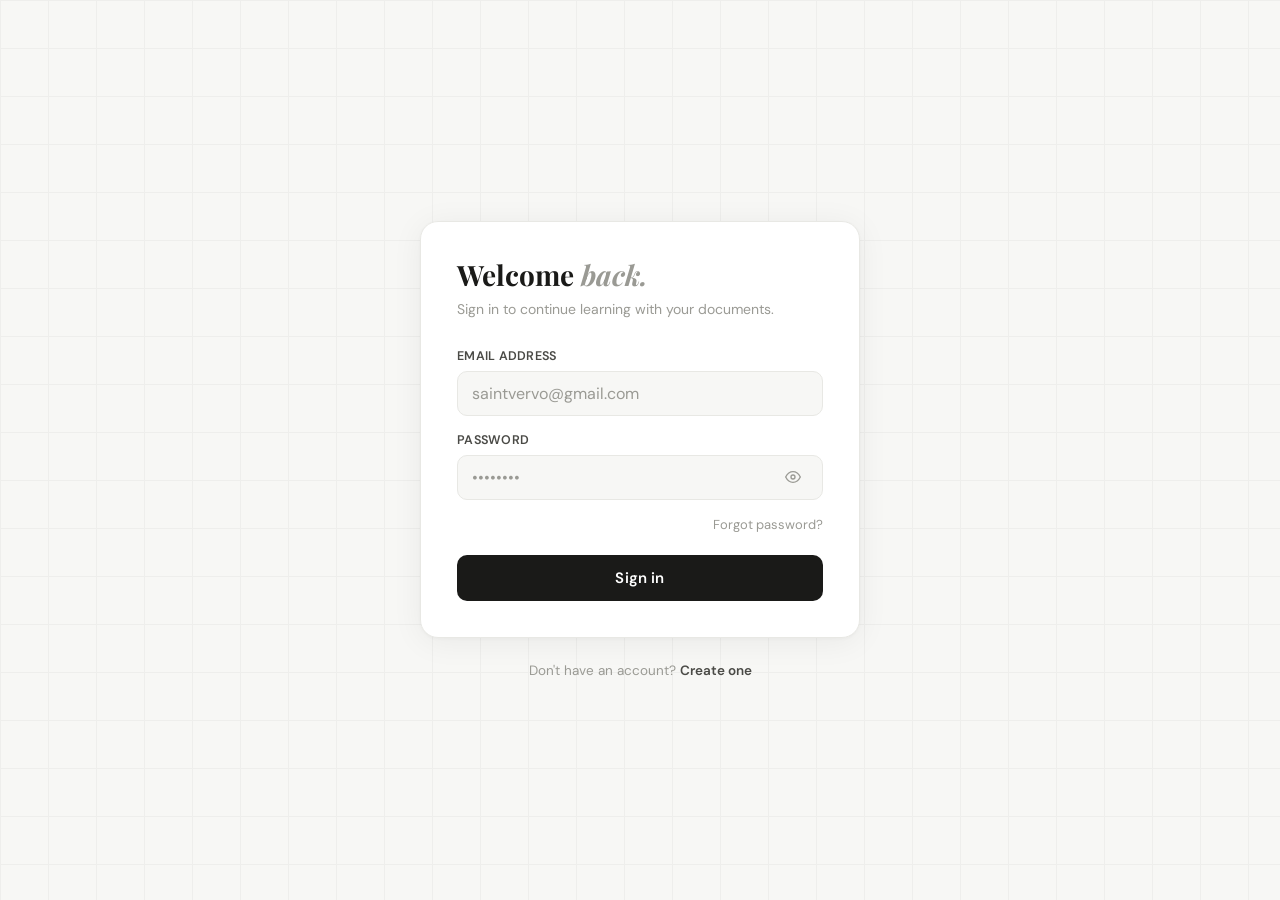
<file: pages/views/settings.html>
<!DOCTYPE html>
<html lang="en">
<head>
  <meta charset="UTF-8" />
  <meta name="viewport" content="width=device-width, initial-scale=1.0" />
  <title>Mabel — Settings</title>
  <link rel="preconnect" href="https://fonts.googleapis.com">
  <link href="https://fonts.googleapis.com/css2?family=DM+Sans:ital,wght@0,300;0,400;0,500;0,600;1,400&family=DM+Mono:wght@400;500&family=Playfair+Display:ital,wght@0,700;1,600&display=swap" rel="stylesheet">
  <link rel="stylesheet" href="nav.css">
  <style>
    .page-wrap { display: flex; flex-direction: column; flex: 1; min-height: 0; overflow: hidden; }
    .page-topbar {
      display: flex; align-items: center; padding: 0 24px;
      height: var(--nav-h); flex-shrink: 0;
      background: rgba(247,247,245,.7); gap: 10px;
    }
    body.dark .page-topbar { background: rgba(10,10,10,.7); }
    .page-topbar-title { font-size: 16px; font-weight: 600; color: var(--text); }
    .page-body { flex: 1; overflow-y: auto; min-height: 0; -webkit-overflow-scrolling: touch; }
    .page-body::-webkit-scrollbar { width: 4px; }
    .page-body::-webkit-scrollbar-thumb { background: var(--border); border-radius: 2px; }
    .page-center { max-width: 600px; margin: 0 auto; padding: 32px 24px; display: flex; flex-direction: column; gap: 24px; }

    .settings-section { display: flex; flex-direction: column; gap: 2px; }
    .settings-section-title {
      font-size: 12px; font-weight: 600; text-transform: uppercase;
      letter-spacing: .08em; color: var(--text-3); padding: 0 2px; margin-bottom: 8px;
    }
    .settings-card { background: var(--surface); border: 1px solid var(--border); border-radius: var(--radius); overflow: hidden; }
    .settings-row {
      display: flex; align-items: center; justify-content: space-between;
      padding: 16px 18px; gap: 16px; border-bottom: 1px solid var(--border);
    }
    .settings-row:last-child { border-bottom: none; }
    .settings-row-left { display: flex; flex-direction: column; gap: 2px; min-width: 0; flex: 1; }
    .settings-row-label { font-size: 15px; font-weight: 500; color: var(--text); }
    .settings-row-sub { font-size: 13px; color: var(--text-3); line-height: 1.5; }

    .profile-card {
      background: var(--surface); border: 1px solid var(--border);
      border-radius: var(--radius); padding: 20px 18px;
      display: flex; align-items: center; gap: 16px;
    }
    .profile-avatar {
      width: 52px; height: 52px; border-radius: 50%;
      background: var(--text); color: white;
      display: grid; place-items: center;
      font-size: 20px; font-weight: 600; flex-shrink: 0;
    }
    body.dark .profile-avatar { background: #f0f0ee; color: #0a0a0a; }
    .profile-info { flex: 1; min-width: 0; }
    .profile-name { font-size: 17px; font-weight: 600; color: var(--text); }
    .profile-email { font-size: 14px; color: var(--text-3); margin-top: 2px; }
    .profile-plan {
      display: inline-flex; align-items: center; gap: 5px;
      background: var(--green-bg); border: 1px solid var(--green-border);
      border-radius: 20px; padding: 3px 10px;
      font-size: 12px; font-weight: 600; color: var(--green); margin-top: 6px;
    }

    .toggle { position: relative; width: 42px; height: 24px; flex-shrink: 0; }
    .toggle input { opacity: 0; width: 0; height: 0; position: absolute; appearance: none; -webkit-appearance: none; margin: 0; }
    .toggle-track {
      position: absolute; inset: 0;
      background: var(--border); border-radius: 12px;
      cursor: pointer; transition: background 0.2s;
    }
    .toggle input:checked + .toggle-track { background: var(--text); }
    .toggle-thumb {
      position: absolute; top: 3px; left: 3px;
      width: 18px; height: 18px; border-radius: 50%;
      background: white; transition: transform 0.2s; pointer-events: none;
    }
    .toggle input:checked ~ .toggle-thumb { transform: translateX(18px); }

    .settings-select {
      height: 40px; padding: 0 12px;
      background: var(--bg); border: 1px solid var(--border);
      border-radius: var(--radius-sm); font-family: var(--font);
      font-size: 14px; color: var(--text-2); cursor: pointer; outline: none; flex-shrink: 0;
    }
    .settings-select:focus { border-color: var(--border-strong); color: var(--text); }
    .settings-input {
      height: 40px; padding: 0 12px;
      background: var(--bg); border: 1px solid var(--border);
      border-radius: var(--radius-sm); font-family: var(--font);
      font-size: 16px; color: var(--text); outline: none; width: 200px; flex-shrink: 0;
      -webkit-appearance: none;
    }
    .settings-input:focus { border-color: var(--border-strong); }

    .save-btn {
      height: 40px; padding: 0 18px;
      background: var(--text); color: white; border: none;
      border-radius: var(--radius-sm); font-family: var(--font);
      font-size: 14px; font-weight: 600; cursor: pointer;
      transition: opacity 0.15s; white-space: nowrap; flex-shrink: 0;
    }
    .save-btn:hover { opacity: 0.85; }
    body.dark .save-btn { background: #f0f0ee; color: #0a0a0a; }

    .btn-ghost-danger {
      height: 40px; padding: 0 16px;
      background: transparent; border: 1px solid var(--red);
      border-radius: var(--radius-sm); color: var(--red);
      font-family: var(--font); font-size: 14px; font-weight: 500;
      cursor: pointer; transition: all 0.15s; white-space: nowrap; flex-shrink: 0;
    }
    .btn-ghost-danger:hover { background: var(--red-bg); }

    @media (max-width: 600px) {
      .settings-row { flex-direction: column; align-items: flex-start; gap: 12px; }
      .settings-row.inline-row { flex-direction: row; align-items: center; }
      .settings-input { width: 100%; }
      .save-btn, .btn-ghost-danger { align-self: flex-end; }
      .page-center { padding: 20px 16px; }
      .profile-card { flex-wrap: wrap; }
      .page-topbar { padding-left: 68px !important; padding-right: 90px !important; border-bottom: none; }
      .page-topbar > svg { display: none; }
    }
  </style>
</head>
<body>
  <!-- Auth guard -->
  <script>
    if (!localStorage.getItem('token')) {
      window.location.href = '../auth/login.html';
    }
  </script>

  <script>NAV_ACTIVE = 'settings';</script>
  <script src="nav.js"></script>

  <div class="layout">
    <main class="main">
      <div class="page-wrap">

        <div class="page-topbar">
          <svg width="15" height="15" viewBox="0 0 24 24" fill="none" stroke="currentColor" stroke-width="2" stroke-linecap="round" stroke-linejoin="round" style="color:var(--text-3)"><circle cx="12" cy="12" r="3"/><path d="M19.07 4.93a10 10 0 0 1 0 14.14M4.93 4.93a10 10 0 0 0 0 14.14"/></svg>
          <div class="page-topbar-title">Settings</div>
        </div>

        <div class="page-body">
          <div class="page-center">

            <!-- Profile -->
            <div class="settings-section">
              <div class="settings-section-title">Profile</div>
              <div class="profile-card">
                <div class="profile-avatar" id="profile-avatar">?</div>
                <div class="profile-info">
                  <div class="profile-name" id="profile-name">—</div>
                  <div class="profile-email" id="profile-email">—</div>
                  <div class="profile-plan">
                    <svg width="9" height="9" viewBox="0 0 24 24" fill="currentColor"><polygon points="12 2 15.09 8.26 22 9.27 17 14.14 18.18 21.02 12 17.77 5.82 21.02 7 14.14 2 9.27 8.91 8.26 12 2"/></svg>
                    Learner
                  </div>
                </div>
                <button class="save-btn">Edit</button>
              </div>
            </div>

            <!-- Account -->
            <div class="settings-section">
              <div class="settings-section-title">Account</div>
              <div class="settings-card">
                <div class="settings-row">
                  <div class="settings-row-left">
                    <div class="settings-row-label">Display name</div>
                    <div class="settings-row-sub">How your name appears in Mabel</div>
                  </div>
                  <input class="settings-input" id="display-name" />
                </div>
                <div class="settings-row">
                  <div class="settings-row-left">
                    <div class="settings-row-label">Email</div>
                    <div class="settings-row-sub">Used for login and notifications</div>
                  </div>
                  <input class="settings-input" type="email" id="settings-email" />
                </div>
                <div class="settings-row" style="justify-content:flex-end">
                  <button class="save-btn" onclick="saveAccount()">Save changes</button>
                </div>
              </div>
            </div>

            <!-- Appearance -->
            <div class="settings-section">
              <div class="settings-section-title">Appearance</div>
              <div class="settings-card">
                <div class="settings-row inline-row">
                  <div class="settings-row-left">
                    <div class="settings-row-label">Dark mode</div>
                    <div class="settings-row-sub">Switch between light and dark theme</div>
                  </div>
                  <label class="toggle">
                    <input type="checkbox" id="dark-toggle" onchange="handleThemeToggle()" />
                    <div class="toggle-track"></div>
                    <div class="toggle-thumb"></div>
                  </label>
                </div>
                <div class="settings-row inline-row">
                  <div class="settings-row-left">
                    <div class="settings-row-label">Language</div>
                    <div class="settings-row-sub">Interface language</div>
                  </div>
                  <select class="settings-select">
                    <option>English</option>
                    <option>French</option>
                    <option>Spanish</option>
                    <option>German</option>
                    <option>Portuguese</option>
                  </select>
                </div>
              </div>
            </div>

            <!-- Danger zone -->
            <div class="settings-section">
              <div class="settings-section-title">Danger zone</div>
              <div class="settings-card">
                <div class="settings-row">
                  <div class="settings-row-left">
                    <div class="settings-row-label" style="color:var(--red)">Clear all data</div>
                    <div class="settings-row-sub">Delete all uploaded documents and chat history</div>
                  </div>
                  <button class="btn-ghost-danger" onclick="clearData()">Clear data</button>
                </div>
                <div class="settings-row">
                  <div class="settings-row-left">
                    <div class="settings-row-label" style="color:var(--red)">Delete account</div>
                    <div class="settings-row-sub">Permanently remove your account and all data</div>
                  </div>
                  <button class="btn-ghost-danger" onclick="deleteAccount()">Delete account</button>
                </div>
              </div>
            </div>

          </div>
        </div>
      </div>
    </main>
  </div>

  <script>
    // ── Populate real user data ──────────────────────────
    (function loadUserData() {
      var firstName = localStorage.getItem('first_name') || '';
      var lastName  = localStorage.getItem('last_name')  || '';
      var email     = localStorage.getItem('email')      || '';
      var fullName  = (firstName + ' ' + lastName).trim();
      var initial   = firstName.charAt(0).toUpperCase() || '?';

      document.getElementById('profile-avatar').textContent = initial;
      document.getElementById('profile-name').textContent   = fullName || '—';
      document.getElementById('profile-email').textContent  = email    || '—';
      document.getElementById('display-name').value         = fullName;
      document.getElementById('settings-email').value       = email;
    })();

    // ── Theme toggle ─────────────────────────────────────
    var toggle = document.getElementById('dark-toggle');
    if (toggle) toggle.checked = document.body.classList.contains('dark');

    function handleThemeToggle() {
      MabelNav.toggleTheme();
      if (toggle) toggle.checked = document.body.classList.contains('dark');
    }

    // ── Save account ─────────────────────────────────────
    async function saveAccount() {
      var fullName = document.getElementById('display-name').value.trim();
      var email    = document.getElementById('settings-email').value.trim();

      if (!fullName || !email) { alert('Please fill in all fields.'); return; }

      var parts     = fullName.split(' ');
      var firstName = parts[0];
      var lastName  = parts.slice(1).join(' ') || '';

      try {
        const res = await fetch('http://localhost:8000/api/auth/update-profile', {
          method: 'PATCH',
          headers: {
            'Content-Type': 'application/json',
            'Authorization': `Bearer ${localStorage.getItem('token')}`
          },
          body: JSON.stringify({ first_name: firstName, last_name: lastName, email })
        });

        const data = await res.json();

        if (!res.ok) {
          alert(data.detail || 'Failed to save changes.');
          return;
        }

        // update localStorage so nav reflects changes immediately
        localStorage.setItem('first_name', data.first_name);
        localStorage.setItem('last_name',  data.last_name);
        localStorage.setItem('email',      data.email);

        // update profile card without reload
        document.getElementById('profile-name').textContent   = (data.first_name + ' ' + data.last_name).trim();
        document.getElementById('profile-email').textContent  = data.email;
        document.getElementById('profile-avatar').textContent = data.first_name.charAt(0).toUpperCase();

        alert('Changes saved!');

      } catch (err) {
        alert('Could not connect to server.');
      }
    }

    // ── Danger zone ──────────────────────────────────────
    async function clearData() {
      if (!confirm('Clear all documents? This cannot be undone.')) return;

      try {
        const res = await fetch('http://localhost:8000/api/upload/documents/all', {
          method: 'DELETE',
          headers: { 'Authorization': `Bearer ${localStorage.getItem('token')}` }
        });

        if (res.ok) {
          alert('All documents cleared successfully.');
        } else {
          const data = await res.json();
          alert(data.detail || 'Failed to clear data.');
        }

      } catch (err) {
        alert('Could not connect to server.');
      }
    }

    async function deleteAccount() {
      if (!confirm('Delete your account? This cannot be undone.')) return;
      try {
        const res = await fetch('http://localhost:8000/api/auth/delete-account', {
          method: 'DELETE',
          headers: { 'Authorization': `Bearer ${localStorage.getItem('token')}` }
        });
        if (res.ok) { MabelNav.logout(); }
        else { alert('Failed to delete account. Try again.'); }
      } catch (err) {
        alert('Could not connect to server.');
      }
    }
  </script>
</body>
</html>
</file>
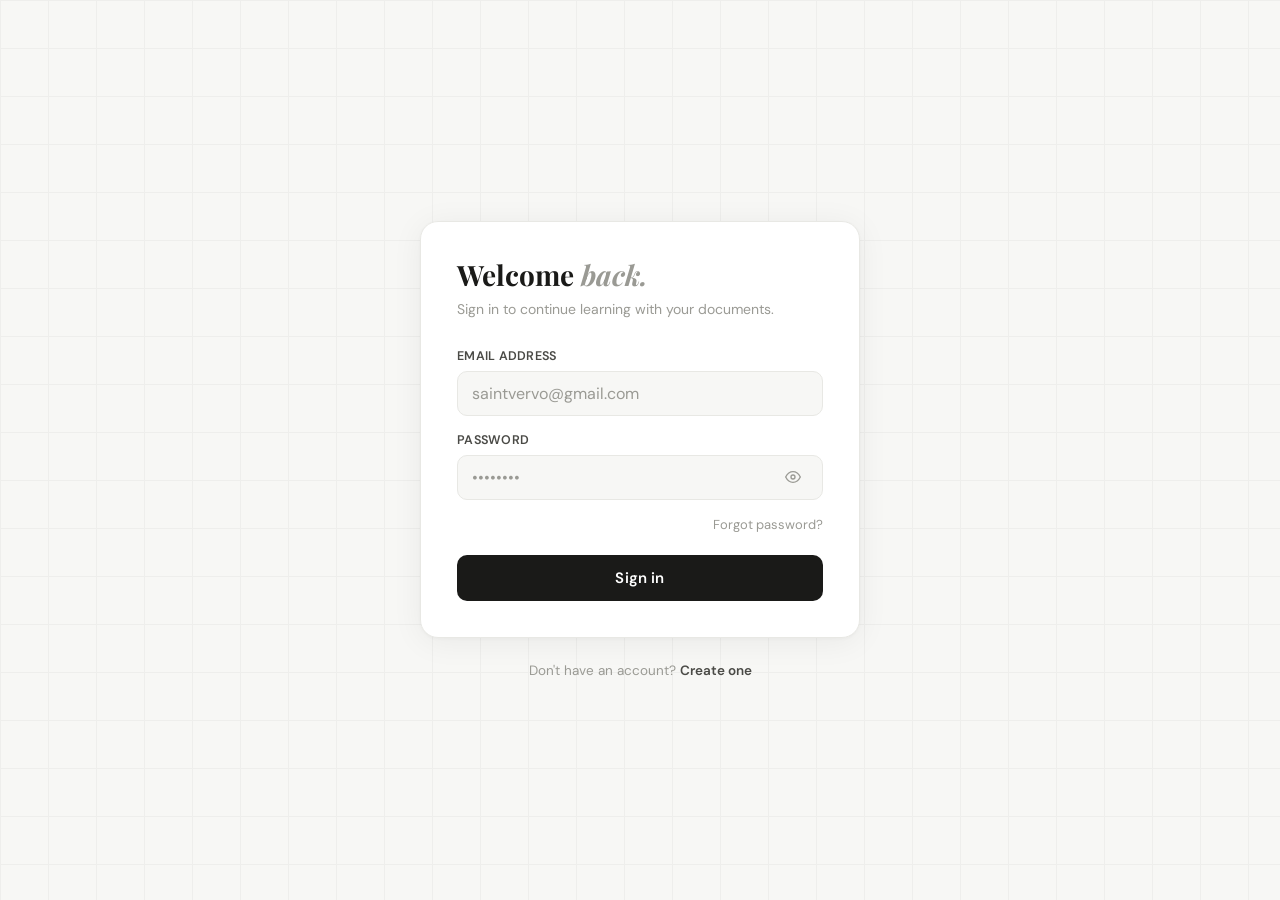
<file: pages/views/summarize.html>
<!DOCTYPE html>
<html lang="en">
<head>
  <meta charset="UTF-8" />
  <meta name="viewport" content="width=device-width, initial-scale=1.0" />
  <title>Mabel — Summarize</title>
  <link rel="preconnect" href="https://fonts.googleapis.com">
  <link href="https://fonts.googleapis.com/css2?family=DM+Sans:ital,wght@0,300;0,400;0,500;0,600;1,400&family=DM+Mono:wght@400;500&family=Playfair+Display:ital,wght@0,700;1,600&display=swap" rel="stylesheet">
  <link rel="stylesheet" href="nav.css">
  <style>
    .dot { transition: none !important; }

    /* ── Two-column body ── */
    .sm-body {
      display: flex;
      flex: 1;
      min-height: 0;
      overflow: hidden;
    }

    /* ── Left: scrollable viewer ── */
    .sm-viewer {
      flex: 1;
      min-width: 0;
      display: flex;
      flex-direction: column;
      gap: 16px;
      overflow-y: auto;
      padding: 24px 24px 32px;
    }
    .sm-viewer::-webkit-scrollbar { width: 4px; }
    .sm-viewer::-webkit-scrollbar-thumb { background: var(--border); border-radius: 2px; }

    /* ── Controls row ── */
    .sm-controls-row {
      display: flex;
      align-items: center;
      justify-content: space-between;
      gap: 8px;
      flex-shrink: 0;
    }
    .sm-controls-left, .sm-controls-right {
      display: flex;
      align-items: center;
      gap: 6px;
      flex-shrink: 0;
    }
    .sm-btn-text {}
    @media (max-width: 600px) {
      .sm-btn-text { display: none; }
    }

    /* ── Style toggle ── */
    .style-toggle {
      display: flex;
      background: var(--bg);
      border: 1px solid var(--border);
      border-radius: var(--radius-sm);
      overflow: hidden;
      flex-shrink: 0;
    }
    .style-btn {
      padding: 0 14px;
      height: 44px;
      font-family: var(--font);
      font-size: 13px;
      font-weight: 500;
      color: var(--text-2);
      background: transparent;
      border: none;
      cursor: pointer;
      transition: background .12s, color .12s;
      white-space: nowrap;
    }
    .style-btn:first-child { border-right: 1px solid var(--border); }
    .style-btn.active {
      background: var(--surface);
      color: var(--text);
    }
    .style-btn:hover:not(.active) { color: var(--text); }

    /* ── Card shell ── */
    .card-shell {
      background: var(--surface);
      border: 1px solid var(--border);
      border-radius: var(--radius);
      padding: 20px 22px;
      display: flex;
      flex-direction: column;
      gap: 14px;
      flex-shrink: 0;
    }

    /* ── Summary content ── */
    .summary-content {
      font-size: 15px;
      line-height: 1.8;
      color: var(--text);
    }
    .summary-content strong { font-weight: 600; color: var(--text); }

    /* Bullets style */
    .summary-content .section-heading {
      font-size: 13px;
      font-weight: 700;
      text-transform: uppercase;
      letter-spacing: .06em;
      color: var(--text-3);
      margin: 20px 0 8px;
      padding-bottom: 6px;
      border-bottom: 1px solid var(--border);
    }
    .summary-content .section-heading:first-child { margin-top: 0; }
    .summary-content ul {
      list-style: none;
      padding: 0;
      margin: 0;
      display: flex;
      flex-direction: column;
      gap: 8px;
    }
    .summary-content ul li {
      display: flex;
      gap: 10px;
      align-items: flex-start;
      font-size: 15px;
      line-height: 1.65;
    }
    .summary-content ul li::before {
      content: '';
      width: 6px;
      height: 6px;
      border-radius: 50%;
      background: var(--text-3);
      flex-shrink: 0;
      margin-top: 9px;
    }

    /* Key terms style */
    .summary-content .term-row {
      display: flex;
      flex-direction: column;
      gap: 3px;
      padding: 12px 0;
      border-bottom: 1px solid var(--border);
    }
    .summary-content .term-row:last-child { border-bottom: none; }
    .summary-content .term-name {
      font-size: 14px;
      font-weight: 700;
      color: var(--text);
      font-family: var(--mono);
    }
    .summary-content .term-def {
      font-size: 14px;
      color: var(--text-2);
      line-height: 1.6;
    }

    /* ── Copy button row ── */
    .sm-actions {
      display: flex;
      align-items: center;
      justify-content: space-between;
      flex-shrink: 0;
    }
    .sm-word-count {
      font-size: 12px;
      color: var(--text-3);
      font-family: var(--mono);
    }
    .copy-btn {
      display: flex;
      align-items: center;
      gap: 6px;
      padding: 8px 14px;
      height: 36px;
      font-family: var(--font);
      font-size: 13px;
      font-weight: 500;
      color: var(--text-2);
      background: transparent;
      border: 1px solid var(--border);
      border-radius: var(--radius-sm);
      cursor: pointer;
      transition: all .12s;
    }
    .copy-btn:hover { border-color: var(--border-strong); color: var(--text); }
    .copy-btn.copied { border-color: var(--green-border); color: var(--green); background: var(--green-bg); }

    /* ── Loading dots ── */
    .fc-dots { display: flex; gap: 5px; justify-content: center; padding: 28px 0; }
    .fc-dot  { width: 6px; height: 6px; border-radius: 50%; background: var(--text-3); animation: blink 1.2s infinite; }
    .fc-dot:nth-child(2) { animation-delay: .2s; }
    .fc-dot:nth-child(3) { animation-delay: .4s; }

    /* ── Right: saved summaries panel ── */
    .sm-rhs {
      width: 260px;
      flex-shrink: 0;
      display: flex;
      flex-direction: column;
      gap: 12px;
      padding: 24px 20px 32px;
      position: relative;
      overflow: hidden;
    }
    .sm-rhs::before {
      content: '';
      position: absolute;
      left: 0; top: 24px; bottom: 0;
      width: 1px;
      background: var(--border);
    }
    .rhs-label { font-size: 11px; font-weight: 600; color: var(--text-3); text-transform: uppercase; letter-spacing: .07em; font-family: var(--mono); flex-shrink: 0; }
    .sm-list { flex: 1; min-height: 0; display: flex; flex-direction: column; gap: 2px; overflow-y: auto; }
    .sm-list::-webkit-scrollbar { width: 4px; }
    .sm-list::-webkit-scrollbar-thumb { background: var(--border); border-radius: 2px; }

    /* ── Document group ── */
    .sm-group { display: flex; flex-direction: column; gap: 1px; flex-shrink: 0; margin-bottom: 6px; }
    .sm-group-title {
      font-size: 11.5px; font-weight: 600; color: var(--text);
      overflow: hidden; text-overflow: ellipsis; white-space: nowrap;
      padding: 6px 10px 4px; line-height: 1.4;
    }
    .sm-group-time {
      font-size: 10px; color: var(--text-3); font-family: var(--mono);
      padding: 0 10px 6px; margin-top: -2px;
    }

    /* ── Style sub-items ── */
    .sm-list-item {
      padding: 7px 10px 7px 18px; border-radius: var(--radius-sm);
      border: 1px solid transparent; cursor: pointer;
      display: flex; align-items: center; gap: 8px; flex-shrink: 0;
      transition: background .12s, border-color .12s;
    }
    .sm-list-item:hover   { background: var(--surface); border-color: var(--border); }
    .sm-list-item.current { background: var(--surface); border-color: var(--border-strong); }
    .sm-list-item.deleting { opacity: .4; pointer-events: none; }
    .sm-list-info { flex: 1; min-width: 0; }
    .sm-list-title { font-size: 12px; font-weight: 500; color: var(--text-2); line-height: 1.4; }
    .sm-list-item.current .sm-list-title { font-weight: 600; color: var(--text); }
    .sm-list-meta  { font-size: 10px; color: var(--text-3); margin-top: 1px; font-family: var(--mono); }
    .sm-list-del {
      flex-shrink: 0; width: 22px; height: 22px;
      background: none; border: none; cursor: pointer;
      color: var(--text-3); border-radius: 4px;
      display: grid; place-items: center;
      opacity: 0; transition: opacity .12s, color .12s;
    }
    .sm-list-item:hover .sm-list-del { opacity: 1; }
    .sm-list-del:hover { color: var(--red); }

    .sm-empty { font-size: 12px; color: var(--text-3); font-style: italic; padding: 4px 10px; line-height: 1.5; }

    /* ── Style selector on upload card ── */
    .style-select-row { display: flex; align-items: center; gap: 10px; margin-top: 12px; }
    .style-select-label { font-size: 13px; color: var(--text-3); font-family: var(--mono); white-space: nowrap; }
    .style-select {
      padding: 6px 10px; font-size: 13px; font-family: var(--mono);
      border: 1px solid var(--border); border-radius: var(--radius-sm);
      background: var(--bg); color: var(--text-2);
      cursor: pointer; outline: none; transition: border-color .12s;
    }
    .style-select:hover, .style-select:focus { border-color: var(--border-strong); }

    @keyframes slideUp { from { opacity: 0; transform: translateY(5px); } to { opacity: 1; transform: none; } }
    .animate-in { animation: slideUp 0.2s ease; }

    @media (max-width: 960px) { .sm-rhs { display: none; } }
    @media (max-width: 768px) {
      .sm-viewer { padding: 16px 16px 24px; }
      .summary-content { font-size: 14px; }

      /* Stack controls: doc pill + upload on top row, style toggle on second row */
      .sm-controls-row {
        flex-wrap: wrap;
        gap: 8px;
      }
      .sm-controls-left {
        flex: 1;
        min-width: 0;
      }
      .sm-controls-left .doc-pill {
        min-width: 0;
        flex: 1;
        overflow: hidden;
      }
      .sm-controls-right {
        width: 100%;
      }
      .style-toggle {
        flex: 1;
      }
      .style-btn {
        flex: 1;
        text-align: center;
      }
      /* Hide text labels on upload btn to save space */
      .sm-btn-text { display: none; }
    }
  </style>
</head>
<body>
  <script>
    if (!localStorage.getItem('token')) {
      window.location.href = '../auth/login.html';
    }
  </script>

  <script>NAV_ACTIVE = 'summarize';</script>
  <script src="nav.js"></script>

  <div class="layout">
    <main class="main">
      <div class="page-wrap">

        <div class="page-topbar">
          <div class="page-topbar-left">
            <div class="page-topbar-title">Summarize</div>
            <div class="page-topbar-sub" id="topbar-sub">Upload a document to generate a summary</div>
          </div>
        </div>

        <div class="page-body" style="overflow:hidden; display:flex; flex-direction:column;">
          <input type="file" id="file-in" accept=".txt,.md,.pdf,.csv,.docx" style="display:none"/>

          <!-- ── Upload state ── -->
          <div class="upload-state" id="upload-view">
            <div class="upload-card" onclick="triggerUpload()">
              <div class="upload-icon">
                <svg width="24" height="24" viewBox="0 0 24 24" fill="none" stroke="currentColor" stroke-width="1.6" stroke-linecap="round" stroke-linejoin="round"><line x1="8" y1="6" x2="21" y2="6"/><line x1="8" y1="12" x2="21" y2="12"/><line x1="8" y1="18" x2="21" y2="18"/><circle cx="3" cy="6" r="1"/><circle cx="3" cy="12" r="1"/><circle cx="3" cy="18" r="1"/></svg>
              </div>
              <h3>Upload your document</h3>
              <p>MABEL will summarize the key content so you can study faster.</p>
              <div class="upload-formats">
                <span class="fmt-tag">pdf</span>
                <span class="fmt-tag">docx</span>
                <span class="fmt-tag">txt</span>
                <span class="fmt-tag">csv</span>
              </div>
              <div class="style-select-row" onclick="event.stopPropagation()">
                <label class="style-select-label" for="style-select-upload">Summary style</label>
                <select id="style-select-upload" class="style-select">
                  <option value="bullets">Bullet points</option>
                  <option value="key_terms">Key terms</option>
                </select>
              </div>
            </div>
          </div>

          <!-- ── Summary view ── -->
          <div class="sm-body" id="summary-view" style="display:none">

            <div class="sm-viewer">

              <!-- Loading -->
              <div class="card-shell" id="sm-loading" style="display:none">
                <div class="fc-dots">
                  <div class="fc-dot"></div><div class="fc-dot"></div><div class="fc-dot"></div>
                </div>
              </div>

              <!-- Active summary -->
              <div id="sm-deck" style="display:none; flex-direction:column; gap:16px;">

                <!-- Controls row -->
                <div class="sm-controls-row">
                  <div class="sm-controls-left">
                    <div class="doc-pill">
                      <svg width="11" height="11" viewBox="0 0 24 24" fill="none" stroke="currentColor" stroke-width="2" stroke-linecap="round" stroke-linejoin="round"><path d="M14 2H6a2 2 0 0 0-2 2v16a2 2 0 0 0 2 2h12a2 2 0 0 0 2-2V8z"/><polyline points="14 2 14 8 20 8"/></svg>
                      <span id="doc-pill-name"></span>
                    </div>
                    <button class="nav-btn" onclick="triggerUpload()">
                      <svg width="13" height="13" viewBox="0 0 24 24" fill="none" stroke="currentColor" stroke-width="2.5" stroke-linecap="round" stroke-linejoin="round"><path d="M21 15v4a2 2 0 0 1-2 2H5a2 2 0 0 1-2-2v-4"/><polyline points="17 8 12 3 7 8"/><line x1="12" y1="3" x2="12" y2="15"/></svg>
                      <span class="sm-btn-text">Upload new</span>
                    </button>
                  </div>
                  <div class="sm-controls-right">
                    <!-- Style toggle -->
                    <div class="style-toggle">
                      <button class="style-btn active" id="style-bullets" onclick="switchStyle('bullets')">Bullets</button>
                      <button class="style-btn" id="style-key_terms" onclick="switchStyle('key_terms')">Key terms</button>
                    </div>

                  </div>
                </div>

                <!-- Summary card -->
                <div class="card-shell animate-in">
                  <div class="sm-actions">
                    <span class="sm-word-count" id="sm-word-count"></span>
                    <button class="copy-btn" id="copy-btn" onclick="copySummary()">
                      <svg width="13" height="13" viewBox="0 0 24 24" fill="none" stroke="currentColor" stroke-width="2" stroke-linecap="round" stroke-linejoin="round"><rect x="9" y="9" width="13" height="13" rx="2"/><path d="M5 15H4a2 2 0 0 1-2-2V4a2 2 0 0 1 2-2h9a2 2 0 0 1 2 2v1"/></svg>
                      Copy
                    </button>
                  </div>
                  <div class="summary-content" id="summary-content"></div>
                </div>

              </div><!-- /sm-deck -->
            </div><!-- /sm-viewer -->

            <!-- Right: saved summaries list -->
            <div class="sm-rhs">
              <div class="rhs-label">Saved</div>
              <div class="sm-list" id="sm-list">
                <div class="sm-empty" id="sm-list-empty">No summaries yet</div>
              </div>
            </div>

          </div><!-- /sm-body -->
        </div><!-- /page-body -->

      </div><!-- /page-wrap -->
    </main>
  </div>

  <script>
    const token = localStorage.getItem('token');
    const BASE  = 'http://localhost:8000';
    const $     = id => document.getElementById(id);

    function authHeaders(extra) {
      return { 'Authorization': `Bearer ${token}`, ...extra };
    }

    // ── localStorage session — namespaced per user ────────────────────────────
    function getUserIdFromToken() {
      try {
        const payload = token.split('.')[1];
        const decoded = JSON.parse(atob(payload.replace(/-/g, '+').replace(/_/g, '/')));
        return decoded.sub || decoded.user_id || decoded.id || 'unknown';
      } catch { return 'unknown'; }
    }
    const _uid           = getUserIdFromToken();
    const LS_SM_DOC_ID   = `sm_doc_id_${_uid}`;
    const LS_SM_DOC_NAME = `sm_doc_name_${_uid}`;
    const LS_SM_STYLE    = `sm_style_${_uid}`;
    const LS_SM_CONTENT  = `sm_content_${_uid}`;
    const LS_SM_ID       = `sm_id_${_uid}`;
    const LS_SM_TOPBAR   = `sm_topbar_${_uid}`;

    function saveSession() {
      try {
        localStorage.setItem(LS_SM_DOC_ID,   currentDocId   || '');
        localStorage.setItem(LS_SM_DOC_NAME, currentDocName || '');
        localStorage.setItem(LS_SM_STYLE,    currentStyle);
        localStorage.setItem(LS_SM_CONTENT,  currentContent);
        localStorage.setItem(LS_SM_ID,       currentSummaryId || '');
        localStorage.setItem(LS_SM_TOPBAR,   $('topbar-sub').textContent);
      } catch { /* storage unavailable */ }
    }

    function clearSession() {
      try {
        [LS_SM_DOC_ID,LS_SM_DOC_NAME,LS_SM_STYLE,LS_SM_CONTENT,LS_SM_ID,LS_SM_TOPBAR]
          .forEach(k => localStorage.removeItem(k));
      } catch { /* storage unavailable */ }
    }

    function restoreSession() {
      try {
        const content = localStorage.getItem(LS_SM_CONTENT);
        if (!content) return false;
        currentDocId     = localStorage.getItem(LS_SM_DOC_ID)   || null;
        currentDocName   = localStorage.getItem(LS_SM_DOC_NAME) || null;
        currentStyle     = localStorage.getItem(LS_SM_STYLE)    || 'bullets';
        currentContent   = content;
        currentSummaryId = localStorage.getItem(LS_SM_ID)       || null;
        const topbar     = localStorage.getItem(LS_SM_TOPBAR);
        if (topbar) $('topbar-sub').textContent = topbar;
        if (currentDocName) $('doc-pill-name').textContent = currentDocName;
        return true;
      } catch { return false; }
    }

    // ── State ──────────────────────────────────────────────────────────────────
    let currentDocId      = null;
    let currentDocName    = null;
    let currentStyle      = 'bullets';
    let currentSummaryId  = null;
    let currentContent    = '';
    let savedSummaries    = [];

    // ── File input ─────────────────────────────────────────────────────────────
    $('file-in').addEventListener('change', async e => {
      const file = e.target.files[0];
      if (!file) return;
      e.target.value = '';
      currentStyle = $('style-select-upload').value;

      // Check if we already have summaries for this filename — no point
      // re-uploading and burning tokens if we have seen this doc before.
      const existing = savedSummaries.filter(s => s.title === file.name);
      if (existing.length) {
        // Find the one matching the selected style, or fall back to whatever exists
        const match = existing.find(s => s.style === currentStyle) || existing[0];
        currentStyle = match.style;
        loadSaved(match);
        // Prefetch the other style quietly if it is missing
        const otherStyle = currentStyle === 'bullets' ? 'key_terms' : 'bullets';
        const hasOther = existing.some(s => s.style === otherStyle);
        if (!hasOther) _prefetchSecondaryStyle(match.file_id, file.name, otherStyle);
        return;
      }

      await uploadAndGenerate(file);
    });
    function triggerUpload() { $('file-in').click(); }

    // ── Raw API call for a single style ──────────────────────────────────────
    async function _fetchSummary(docId, filename, style) {
      const res = await fetch(`${BASE}/api/study/summarize`, {
        method: 'POST',
        headers: authHeaders({ 'Content-Type': 'application/json' }),
        body: JSON.stringify({ file_id: docId, filename, style }),
      });
      if (res.status === 401) { window.location.href = '../auth/login.html'; return null; }
      if (!res.ok) {
        const err = await res.json().catch(() => ({}));
        throw new Error(err.detail || `Generation failed (${res.status})`);
      }
      return res.json();
    }

    // ── Background prefetch — fire and forget the secondary style ────────────
    function _prefetchSecondaryStyle(docId, filename, style) {
      _fetchSummary(docId, filename, style)
        .then(() => loadSavedList())  // refresh sidebar once it lands
        .catch(err => logger.debug?.(`Background prefetch for ${style} failed: ${err.message}`));
    }

    // ── Upload → generate primary style first, prefetch secondary quietly ────
    async function uploadAndGenerate(file) {
      currentDocName = file.name;
      clearSession();
      $('doc-pill-name').textContent = file.name;
      $('topbar-sub').textContent    = file.name;

      const btn = $('gen-btn');
      if (btn) { btn.disabled = true; btn.querySelector('.sm-btn-text').textContent = 'Uploading…'; }
      showLoading();

      try {
        const fd = new FormData();
        fd.append('file', file);
        const upRes = await fetch(`${BASE}/api/upload/upload`, {
          method: 'POST', headers: authHeaders(), body: fd,
        });
        if (upRes.status === 401) { window.location.href = '../auth/login.html'; return; }
        if (!upRes.ok) {
          const err = await upRes.json().catch(() => ({}));
          throw new Error(err.detail || `Upload failed (${upRes.status})`);
        }
        currentDocId = (await upRes.json()).document_id;
        if (btn) btn.querySelector('.sm-btn-text').textContent = 'Generating…';

        // Generate primary style first — user sees it immediately
        const primaryStyle   = currentStyle;
        const secondaryStyle = primaryStyle === 'bullets' ? 'key_terms' : 'bullets';

        const primaryData    = await _fetchSummary(currentDocId, file.name, primaryStyle);
        currentSummaryId     = primaryData.summary_id;
        currentContent       = primaryData.content;

        $('topbar-sub').textContent = `${currentDocName} — ${styleLabel(currentStyle)}`;
        renderSummary(currentContent, currentStyle);
        saveSession();
        hideLoading();
        showSummary();
        resetGenBtn();
        loadSavedList();

        // Fire secondary style in the background — no await, no loading state
        _prefetchSecondaryStyle(currentDocId, file.name, secondaryStyle);

      } catch (err) {
        hideLoading();
        alert('Error: ' + err.message);
        showUpload();
        resetGenBtn();
      }
    }

    // ── Regenerate — same sequential pattern ─────────────────────────────────
    async function generateSummary() {
      if (!currentDocId) { triggerUpload(); return; }

      const btn = $('gen-btn');
      if (btn) btn.disabled = true;
      showLoading();
      updateStyleToggle();

      try {
        const secondaryStyle = currentStyle === 'bullets' ? 'key_terms' : 'bullets';
        const primaryData    = await _fetchSummary(currentDocId, currentDocName, currentStyle);

        currentSummaryId = primaryData.summary_id;
        currentContent   = primaryData.content;

        $('topbar-sub').textContent = `${currentDocName} — ${styleLabel(currentStyle)}`;
        renderSummary(currentContent, currentStyle);
        saveSession();
        hideLoading();
        showSummary();
        resetGenBtn();
        loadSavedList();

        // Prefetch secondary in the background
        _prefetchSecondaryStyle(currentDocId, currentDocName, secondaryStyle);

      } catch (err) {
        hideLoading();
        if (currentContent) showSummary(); else showUpload();
        alert('Error: ' + err.message);
        resetGenBtn();
      }
    }

    // ── Switch style — always instant, both pre-generated on upload ─────────
    async function switchStyle(style) {
      if (style === currentStyle) return;
      currentStyle = style;
      updateStyleToggle();

      // Check in-memory cache first
      let cached = savedSummaries.find(
        s => s.file_id === currentDocId && s.style === style
      );

      // If not found, the list may not have refreshed yet — fetch it and retry
      if (!cached) {
        await loadSavedList();
        cached = savedSummaries.find(
          s => s.file_id === currentDocId && s.style === style
        );
      }

      if (cached) {
        loadSaved(cached);
        return;
      }

      // True fallback: this style genuinely hasn't been generated yet
      showLoading();
      try {
        const data = await _fetchSummary(currentDocId, currentDocName, style);
        if (!data) return;
        currentSummaryId = data.summary_id;
        currentContent   = data.content;
        $('topbar-sub').textContent = `${currentDocName} — ${styleLabel(style)}`;
        renderSummary(currentContent, currentStyle);
        saveSession();
        hideLoading();
        showSummary();
        loadSavedList();
      } catch (err) {
        hideLoading();
        if (currentContent) showSummary();
        alert('Error: ' + err.message);
      }
    }

    function updateStyleToggle() {
      $('style-bullets').classList.toggle('active', currentStyle === 'bullets');
      $('style-key_terms').classList.toggle('active', currentStyle === 'key_terms');
    }

    function styleLabel(style) {
      return style === 'key_terms' ? 'Key terms' : 'Bullet points';
    }

    // ── Render summary content ─────────────────────────────────────────────────
    function renderSummary(text, style) {
      const el = $('summary-content');
      if (style === 'key_terms') {
        el.innerHTML = renderKeyTerms(text);
      } else {
        el.innerHTML = renderBullets(text);
      }
      // word count
      const words = text.trim().split(/\s+/).length;
      $('sm-word-count').textContent = words + ' words';
    }

    function renderBullets(text) {
      // Parse **Heading** lines and - bullet lines
      const lines = text.split('\n');
      let html = '';
      let inList = false;

      for (const raw of lines) {
        const line = raw.trim();
        if (!line) {
          if (inList) { html += '</ul>'; inList = false; }
          continue;
        }
        // Bold heading: **Heading** or ## Heading
        if (/^\*\*(.+)\*\*$/.test(line) || /^#{1,3}\s+(.+)$/.test(line)) {
          if (inList) { html += '</ul>'; inList = false; }
          const heading = line.replace(/^\*\*|\*\*$/g, '').replace(/^#{1,3}\s+/, '');
          html += `<div class="section-heading">${esc(heading)}</div>`;
        } else if (/^[-•*]\s+/.test(line)) {
          if (!inList) { html += '<ul>'; inList = true; }
          const content = line.replace(/^[-•*]\s+/, '');
          html += `<li>${renderInline(content)}</li>`;
        } else {
          if (inList) { html += '</ul>'; inList = false; }
          html += `<p style="margin:6px 0">${renderInline(line)}</p>`;
        }
      }
      if (inList) html += '</ul>';
      return html;
    }

    function renderKeyTerms(text) {
      // Parse **Term**: Definition lines
      const lines = text.split('\n');
      let html = '';
      for (const raw of lines) {
        const line = raw.trim();
        if (!line) continue;
        const match = line.match(/^\*\*(.+?)\*\*[:\s—–-]+(.+)$/);
        if (match) {
          html += `<div class="term-row">
            <div class="term-name">${esc(match[1].trim())}</div>
            <div class="term-def">${renderInline(match[2].trim())}</div>
          </div>`;
        } else {
          // fallback — treat as plain text
          html += `<div class="term-row"><div class="term-def">${renderInline(line)}</div></div>`;
        }
      }
      return html || `<p style="color:var(--text-3);font-style:italic">No terms found.</p>`;
    }

    function renderInline(text) {
      return esc(text)
        .replace(/\*\*(.+?)\*\*/g, '<strong>$1</strong>')
        .replace(/\*(.+?)\*/g, '<em>$1</em>');
    }

    // ── Copy ───────────────────────────────────────────────────────────────────
    function copySummary() {
      if (!currentContent) return;
      navigator.clipboard.writeText(currentContent).then(() => {
        const btn = $('copy-btn');
        btn.classList.add('copied');
        btn.innerHTML = `<svg width="13" height="13" viewBox="0 0 24 24" fill="none" stroke="currentColor" stroke-width="2.5" stroke-linecap="round" stroke-linejoin="round"><polyline points="20 6 9 17 4 12"/></svg> Copied`;
        setTimeout(() => {
          btn.classList.remove('copied');
          btn.innerHTML = `<svg width="13" height="13" viewBox="0 0 24 24" fill="none" stroke="currentColor" stroke-width="2" stroke-linecap="round" stroke-linejoin="round"><rect x="9" y="9" width="13" height="13" rx="2"/><path d="M5 15H4a2 2 0 0 1-2-2V4a2 2 0 0 1 2-2h9a2 2 0 0 1 2 2v1"/></svg> Copy`;
        }, 2000);
      });
    }

    // ── Saved summaries list ───────────────────────────────────────────────────
    async function loadSavedList() {
      try {
        const res = await fetch(`${BASE}/api/study/summaries`, {
          headers: authHeaders(),
        });
        if (!res.ok) return;
        const data = await res.json();
        savedSummaries = data.summaries || [];
        renderSavedList();
      } catch { /* sidebar is non-critical */ }
    }

    function relativeTime(ts) {
      if (!ts) return '';
      const diff = Date.now() / 1000 - ts;
      if (diff < 60)        return 'just now';
      if (diff < 3600)      return Math.floor(diff / 60) + 'm ago';
      if (diff < 86400)     return Math.floor(diff / 3600) + 'h ago';
      if (diff < 86400 * 7) return Math.floor(diff / 86400) + 'd ago';
      return new Date(ts * 1000).toLocaleDateString();
    }

    function renderSavedList() {
      const list  = $('sm-list');
      const empty = $('sm-list-empty');
      // Clear existing groups and items
      list.querySelectorAll('.sm-group, .sm-list-item').forEach(el => el.remove());

      if (!savedSummaries.length) {
        empty.style.display = 'block';
        return;
      }
      empty.style.display = 'none';

      // Group by file_id, preserving newest-first order
      const groups = new Map();
      savedSummaries.forEach(s => {
        if (!groups.has(s.file_id)) groups.set(s.file_id, []);
        groups.get(s.file_id).push(s);
      });

      groups.forEach((summaries, fileId) => {
        const group = document.createElement('div');
        group.className = 'sm-group';

        // Use the title and timestamp from the most recent entry in the group
        const newest = summaries[0];
        group.innerHTML = `
          <div class="sm-group-title">${esc(newest.title)}</div>
          <div class="sm-group-time">${relativeTime(newest.created_at)}</div>`;

        // Add a sub-item for each style in this group
        summaries.forEach(s => {
          const item = document.createElement('div');
          item.className = 'sm-list-item' + (s.summary_id === currentSummaryId ? ' current' : '');
          item.dataset.id = s.summary_id;
          item.innerHTML = `
            <div class="sm-list-info">
              <div class="sm-list-title">${styleLabel(s.style)}</div>
            </div>
            <button class="sm-list-del" title="Delete" onclick="deleteSummary(event,'${esc(s.summary_id)}')">
              <svg width="11" height="11" viewBox="0 0 24 24" fill="none" stroke="currentColor" stroke-width="2" stroke-linecap="round" stroke-linejoin="round">
                <polyline points="3 6 5 6 21 6"/><path d="M19 6l-1 14a2 2 0 0 1-2 2H8a2 2 0 0 1-2-2L5 6"/>
              </svg>
            </button>`;
          item.addEventListener('click', e => {
            if (!e.target.closest('.sm-list-del')) loadSaved(s);
          });
          group.appendChild(item);
        });

        list.appendChild(group);
      });
    }

    function loadSaved(s) {
      currentSummaryId = s.summary_id;
      currentDocId     = s.file_id;
      currentDocName   = s.title;
      currentStyle     = s.style;
      currentContent   = s.content;

      $('doc-pill-name').textContent = s.title;
      $('topbar-sub').textContent    = `${s.title} — ${styleLabel(s.style)}`;
      updateStyleToggle();
      renderSummary(s.content, s.style);
      saveSession();
      showSummary();
      renderSavedList();
    }

    async function deleteSummary(e, id) {
      e.stopPropagation();
      const item = document.querySelector(`.sm-list-item[data-id="${id}"]`);
      if (item) item.classList.add('deleting');
      try {
        const res = await fetch(`${BASE}/api/study/summaries/${id}`, {
          method: 'DELETE', headers: authHeaders(),
        });
        if (!res.ok) { if (item) item.classList.remove('deleting'); return; }
        if (id === currentSummaryId) {
          currentSummaryId = null;
        }
        await loadSavedList();
      } catch {
        if (item) item.classList.remove('deleting');
      }
    }

    // ── View helpers ───────────────────────────────────────────────────────────
    function showLoading() {
      $('upload-view').style.display  = 'none';
      $('summary-view').style.display = 'flex';
      $('sm-loading').style.display   = 'flex';
      $('sm-deck').style.display      = 'none';
    }
    function hideLoading() { $('sm-loading').style.display = 'none'; }
    function showSummary() {
      $('upload-view').style.display  = 'none';
      $('summary-view').style.display = 'flex';
      $('sm-loading').style.display   = 'none';
      $('sm-deck').style.display      = 'flex';
    }
    function showUpload() {
      $('upload-view').style.display  = 'flex';
      $('summary-view').style.display = 'none';
      $('topbar-sub').textContent     = 'Upload a document to generate a summary';
    }
    function resetGenBtn() {
      const btn = $('gen-btn');
      if (!btn) return;
      btn.disabled  = false;
      btn.innerHTML = '<svg width="12" height="12" viewBox="0 0 24 24" fill="none" stroke="currentColor" stroke-width="2.5"><polygon points="5 3 19 12 5 21 5 3"/></svg><span class="sm-btn-text"> Regenerate</span>';
    }

    function esc(t) { const d = document.createElement('div'); d.textContent = String(t); return d.innerHTML; }

    // ── Boot ───────────────────────────────────────────────────────────────────
    // Always load the saved list first so the sidebar is populated and
    // switchStyle can find cached summaries immediately on return visits.
    (async () => {
      await loadSavedList();
      if (restoreSession()) {
        updateStyleToggle();
        renderSummary(currentContent, currentStyle);
        showSummary();
        // Re-render sidebar now that currentSummaryId is known — marks active item
        renderSavedList();
      }
    })();
  </script>
</body>
</html>
</file>
<file: pages/views/nav.css>
/* ── MABEL — Shared Navigation Styles ── */
:root {
  --bg: #f7f7f5; --surface: #ffffff; --border: #e4e4e0; --border-strong: #c8c8c2;
  --text: #1a1a18; --text-2: #6b6b66; --text-3: #a0a09a;
  --green: #16a34a; --green-bg: #f0fdf4; --green-border: #bbf7d0;
  --red: #dc2626; --red-bg: #fef2f2; --amber: #d97706;
  --radius: 10px; --radius-sm: 6px;
  --nav-h: 64px;        /* was 52px — taller navbar */
  --font: 'DM Sans', sans-serif; --mono: 'DM Mono', monospace;
}
body.dark {
  --bg: #0a0a0a; --surface: #141414; --border: #242424; --border-strong: #363636;
  --text: #f0f0ee; --text-2: #a0a09a; --text-3: #5a5a54;
  --green: #22c55e; --green-bg: #052e16; --green-border: #14532d;
  --red: #ef4444; --red-bg: #1c0707;
}
*,*::before,*::after{margin:0;padding:0;box-sizing:border-box}
*,*::before,*::after{transition:background-color .2s ease,border-color .2s ease,color .15s ease}
html,body{height:100vh;overflow:hidden;background:var(--bg);color:var(--text);font-family:var(--font);font-size:16px;line-height:1.6;-webkit-font-smoothing:antialiased}
body::before{content:'';position:fixed;inset:0;background-image:linear-gradient(var(--border) 1px,transparent 1px),linear-gradient(90deg,var(--border) 1px,transparent 1px);background-size:40px 40px;opacity:.5;pointer-events:none;z-index:0;transition:opacity .3s}
body.dark::before{opacity:.3}
.layout{display:flex;height:100vh;position:relative;z-index:1}
.main{flex:1;display:flex;flex-direction:column;min-height:0;min-width:0;overflow:hidden}

/* ── Nav bar ── */
.nav{
  position:fixed;top:0;left:200px;right:0;
  height:var(--nav-h);
  display:flex;align-items:center;justify-content:flex-end;
  padding:0 20px;
  z-index:90;
  pointer-events:none;
  background:transparent;
  transition:left .25s cubic-bezier(.4,0,.2,1);
}
.nav>*{pointer-events:auto}
.nav-left{display:none}
.nav-right{display:flex;align-items:center;gap:8px}
.nav-badge{font-size:13px;font-weight:500;color:var(--text-3);background:var(--border);padding:2px 8px;border-radius:20px;font-family:var(--mono)}

/* Nav buttons — min 44px tall for Apple HIG tap targets */
.nav-btn{
  height:44px;
  padding:0 18px;
  background:transparent;border:1px solid var(--border);
  border-radius:var(--radius-sm);
  font-family:var(--font);font-size:15px;font-weight:500;
  color:var(--text-2);cursor:pointer;
  display:flex;align-items:center;gap:7px;
  transition:all .15s;text-decoration:none;
  white-space:nowrap;
}
.nav-btn:hover{border-color:var(--border-strong);color:var(--text)}
.nav-btn.primary{background:var(--text);color:#fff;border-color:var(--text)}
.nav-btn.primary:hover{opacity:.88}
.nav-btn.hide-mobile{display:flex}
body.dark .nav-btn.primary{background:#f0f0ee;color:#0a0a0a;border-color:#f0f0ee}



/* ── Sidebar ── */
.sidebar{width:200px;flex-shrink:0;height:100vh;background:rgba(247,247,245,.8);border-right:1px solid var(--border);display:flex;flex-direction:column;overflow:hidden;transition:width .25s cubic-bezier(.4,0,.2,1)}
body.dark .sidebar{background:rgba(10,10,10,.95)}
.sidebar-brand{display:flex;align-items:center;gap:6px;height:var(--nav-h);padding:0 8px 0 14px;flex-shrink:0;width:100%;box-sizing:border-box}
.sidebar-brand-name{font-size:15px;font-weight:600;color:var(--text);white-space:nowrap;letter-spacing:-0.01em}
.sidebar-arrow-btn{
  display:flex;align-items:center;justify-content:center;
  width:28px;height:28px;
  margin-left:auto;flex-shrink:0;
  background:transparent;border:none;
  color:var(--text-3);cursor:pointer;border-radius:6px;
}
.sidebar-arrow-btn:hover{color:var(--text);background:var(--border)}
.sidebar-arrow-btn svg{transition:transform .25s cubic-bezier(.4,0,.2,1)}
.sidebar.collapsed{width:56px}
.sidebar.collapsed .sidebar-brand{padding:0;justify-content:center}
.sidebar.collapsed .sidebar-arrow-btn{width:28px;height:28px;margin:0}
.sidebar.collapsed .sidebar-brand-name,.sidebar.collapsed .nav-badge,.sidebar.collapsed .sidebar-label,.sidebar.collapsed .sidebar-sep,.sidebar.collapsed .user-info,.sidebar.collapsed .label-text,.sidebar.collapsed .sidebar-item .nav-text,.sidebar.collapsed a.sidebar-item .nav-text,.sidebar.collapsed .sidebar-item--muted,.sidebar.collapsed .sidebar-label-row{display:none}
.sidebar.collapsed .sidebar-item,.sidebar.collapsed a.sidebar-item{justify-content:center;padding:0;gap:0;height:36px;border-radius:var(--radius-sm);border:none !important;box-shadow:none !important;margin:1px 8px;background:transparent}
.sidebar.collapsed .sidebar-item:hover,.sidebar.collapsed a.sidebar-item:hover{background:var(--border)}
.sidebar.collapsed .sidebar-item.active,.sidebar.collapsed a.sidebar-item.active{background:var(--border)}
.sidebar.collapsed .sidebar-item svg,.sidebar.collapsed a.sidebar-item svg{width:17px;height:17px;opacity:.4}
.sidebar.collapsed .sidebar-item:hover svg,.sidebar.collapsed a.sidebar-item:hover svg{opacity:.7}
.sidebar.collapsed .sidebar-item.active svg,.sidebar.collapsed a.sidebar-item.active svg{opacity:.9}
.sidebar.collapsed .user-row{justify-content:center;padding:6px 0;gap:0}
.sidebar.collapsed .user-row *:not(.avatar){display:none}
.sidebar-scroll{flex:1;overflow-y:auto;display:flex;flex-direction:column;gap:1px;padding:2px 6px 6px}
.sidebar-scroll::-webkit-scrollbar{width:3px}
.sidebar-scroll::-webkit-scrollbar-thumb{background:var(--border);border-radius:2px}
.sidebar-toggle{display:none!important}
.sidebar-label{font-size:12px;font-weight:600;text-transform:uppercase;letter-spacing:.08em;color:var(--text-3);padding:10px 4px 4px}

/* Sidebar items — bigger, more breathable */
.sidebar-item,a.sidebar-item{
  display:flex;align-items:center;gap:9px;
  padding:8px 10px;
  border-radius:var(--radius-sm);
  font-size:13.5px;font-weight:500;
  color:var(--text-2);cursor:pointer;
  transition:all .12s;border:1px solid transparent;
  white-space:nowrap;text-decoration:none;
  min-height:36px;
}
.sidebar-item:hover,a.sidebar-item:hover{background:var(--surface);color:var(--text);border-color:var(--border)}
.sidebar-item.active,a.sidebar-item.active{background:var(--surface);color:var(--text);border-color:var(--border);box-shadow:0 1px 3px rgba(0,0,0,.04)}
.sidebar-item svg,a.sidebar-item svg{flex-shrink:0;opacity:.55;width:16px;height:16px}
.sidebar-item.active svg,a.sidebar-item.active svg{opacity:1}
.sidebar-sep{height:1px;background:var(--border);margin:6px 10px}
.sidebar-footer{flex-shrink:0;padding:8px 6px 12px;border-top:1px solid var(--border)}
.user-row{display:flex;align-items:center;gap:8px;padding:7px 8px;border-radius:var(--radius-sm);cursor:pointer;transition:background .12s;text-decoration:none;min-height:36px}
.user-row:hover{background:var(--surface)}
.avatar{width:28px;height:28px;border-radius:50%;background:var(--text);color:#fff;display:grid;place-items:center;font-size:12px;font-weight:600;flex-shrink:0}
body.dark .avatar{background:#f0f0ee;color:#0a0a0a}
.user-info{flex:1;min-width:0}
.user-name{font-size:13px;font-weight:600;color:var(--text)}
.user-plan{font-size:11px;color:var(--green);font-weight:500;display:flex;align-items:center;gap:3px}

/* ── New chat button in sidebar ── */
.sidebar-new-chat-btn {
  display: flex; align-items: center; gap: 8px;
  width: 100%; padding: 9px 12px;
  background: none; border: 1px solid var(--border);
  border-radius: var(--radius-sm); cursor: pointer;
  font-family: var(--font); font-size: 14px; font-weight: 500;
  color: var(--text-2); transition: all .15s; text-align: left;
  min-height: 44px; white-space: nowrap;
}
.sidebar-new-chat-btn:hover {
  background: var(--green-bg); border-color: var(--green-border); color: var(--green);
}
body.dark .sidebar-new-chat-btn { border-color: #2a2a2a; }
body.dark .sidebar-new-chat-btn:hover { background: rgba(72,187,120,.08); border-color: rgba(72,187,120,.3); color: var(--green); }

/* Collapsed: hide text, show icon only centred */
@media (min-width: 769px) {
  .sidebar.collapsed .sidebar-new-chat-btn {
    justify-content: center;
    padding: 0;
    height: 48px;
    border-radius: 0;
    border-color: transparent;
    border-left: none; border-right: none; border-top: none;
    border-bottom: 1px solid var(--border);
  }
  .sidebar.collapsed .sidebar-new-chat-btn:hover {
    background: var(--green-bg);
    border-color: transparent;
    border-bottom-color: var(--green-border);
  }
}

/* ── Mobile ── */
.sidebar-backdrop{display:none!important}
.sidebar-trigger{display:none}

@media(max-width:768px){
  .upload-card{padding:32px 24px;}
  .upload-card h3{font-size:17px;}
  .upload-card p{font-size:14px;}
  .nav{
    left:0!important;
    padding-left:64px; /* width of hamburger zone */
    z-index:80;
    transition:padding-left .25s cubic-bezier(.4,0,.2,1);
  }
  .nav.sidebar-open{pointer-events:none;}
  .nav-btn.hide-mobile{display:none}
  .page-topbar{
    padding-left:68px!important;
    /* Leave room for the Demo button on the right */
    padding-right:90px!important;
  }
  /* Hide the subtitle when space is tight — title alone is enough */
  .page-topbar-sub{ display:none; }

  .sidebar{
    position:fixed;top:0;left:0;
    width:300px!important;height:100vh!important;
    z-index:200;
    transform:translateX(-100%);
    transition:transform .25s cubic-bezier(.4,0,.2,1);
    box-shadow:4px 0 24px rgba(0,0,0,.15);
    background:#f7f7f5!important;
  }
  body.dark .sidebar{background:#0a0a0a!important;}
  .sidebar.open{transform:translateX(0)}

  .sidebar.collapsed{width:300px!important}
  .sidebar.collapsed .sidebar-brand{padding:0 10px 0 16px;justify-content:flex-start;gap:8px}
  .sidebar.collapsed .sidebar-brand-name,.sidebar.collapsed .nav-badge{display:revert}
  .sidebar.collapsed .sidebar-arrow-btn{display:none}
  .sidebar.collapsed .sidebar-label,.sidebar.collapsed .sidebar-sep,.sidebar.collapsed .user-info,.sidebar.collapsed .label-text,.sidebar.collapsed .nav-text,.sidebar.collapsed .sidebar-item--muted{display:revert}
  .sidebar.collapsed .sidebar-label-row{display:flex}
  .sidebar.collapsed .sidebar-item,.sidebar.collapsed a.sidebar-item{justify-content:flex-start;padding:11px 12px;gap:11px;height:auto;border-radius:var(--radius-sm)}
  .sidebar.collapsed .sidebar-new-chat-btn{justify-content:flex-start;padding:9px 12px;height:44px;border-radius:var(--radius-sm);border:1px solid var(--border)}
  .sidebar.collapsed .sidebar-item svg{width:18px;height:18px}
  .sidebar.collapsed .user-row{justify-content:flex-start;padding:9px 8px;gap:9px}
  .sidebar.collapsed .user-row *:not(.avatar){display:revert}

  .sidebar-backdrop{
    display:block!important;
    position:fixed;top:0;left:300px;right:0;bottom:0;
    background:rgba(0,0,0,.3);
    z-index:195;
    opacity:0;pointer-events:none;
    transition:opacity .25s;
  }
  .sidebar-backdrop.visible{opacity:1;pointer-events:auto}

  .sidebar-arrow-btn{display:none!important}

  /* Hamburger — 64×64px, big and easy to tap */
  .sidebar-trigger{
    display:flex;
    position:fixed;top:0;left:0;
    height:var(--nav-h);width:64px;
    z-index:150;
    background:transparent;border:none;
    color:var(--text-2);cursor:pointer;
    align-items:center;justify-content:center;
    transition:opacity .2s;
  }
  .sidebar-trigger.hidden{opacity:0;pointer-events:none}
}

/* ── Shared page components ── */
.btn{display:inline-flex;align-items:center;gap:6px;padding:10px 18px;border-radius:var(--radius-sm);font-family:var(--font);font-size:15px;font-weight:600;cursor:pointer;transition:all .15s;border:1px solid;min-height:44px}
.btn-primary{background:var(--text);color:#fff;border-color:var(--text)}
.btn-primary:hover:not(:disabled){opacity:.88}
.btn-primary:disabled{opacity:.35;cursor:not-allowed}
.btn-ghost{background:transparent;color:var(--text-2);border-color:var(--border)}
.btn-ghost:hover:not(:disabled){border-color:var(--border-strong);color:var(--text);background:var(--bg)}
.page-wrap{display:flex;flex-direction:column;flex:1;min-height:0;overflow:hidden}
.page-topbar{display:flex;align-items:center;justify-content:space-between;padding:0 24px;height:var(--nav-h);flex-shrink:0;background:rgba(247,247,245,.7)}
body.dark .page-topbar{background:rgba(10,10,10,.7)}
.page-topbar-left{display:flex;flex-direction:column;gap:1px}
.page-topbar-title{font-size:19px;font-weight:600;color:var(--text)}
.page-topbar-sub{font-size:14px;color:var(--text-3)}
.page-topbar-right{display:flex;align-items:center;gap:8px}
.page-body{flex:1;overflow-y:auto;min-height:0}
.page-body::-webkit-scrollbar{width:4px}
.page-body::-webkit-scrollbar-thumb{background:var(--border);border-radius:2px}
.page-center{max-width:720px;margin:0 auto;padding:28px 24px;display:flex;flex-direction:column;gap:16px}
.upload-state{display:flex;flex-direction:column;align-items:center;justify-content:center;flex:1;min-height:0;padding:40px 20px}
.upload-card{display:flex;flex-direction:column;align-items:center;gap:14px;padding:52px 48px;text-align:center;border:1.5px dashed var(--border);border-radius:16px;background:var(--surface);cursor:pointer;transition:all .2s;max-width:400px;width:100%}
.upload-card:hover{border-color:var(--border-strong);background:var(--bg);transform:translateY(-1px)}
.upload-icon{width:52px;height:52px;border-radius:14px;background:var(--bg);border:1px solid var(--border);display:grid;place-items:center;color:var(--text-3)}
.upload-card h3{font-size:19px;font-weight:600;color:var(--text)}
.upload-card p{font-size:15px;color:var(--text-3);line-height:1.6;max-width:260px}
.upload-formats{display:flex;gap:6px;flex-wrap:wrap;justify-content:center;margin-top:2px}
.fmt-tag{font-size:13px;font-weight:500;font-family:var(--mono);background:var(--border);color:var(--text-3);padding:3px 8px;border-radius:20px}
.doc-pill{display:inline-flex;align-items:center;gap:6px;background:var(--green-bg);border:1px solid var(--green-border);border-radius:20px;padding:5px 10px;font-size:14px;font-weight:500;color:var(--green);font-family:var(--mono);max-width:220px}
.doc-pill span{overflow:hidden;text-overflow:ellipsis;white-space:nowrap}
.doc-pill button{background:none;border:none;cursor:pointer;color:var(--green);display:grid;place-items:center;padding:0;opacity:.6;flex-shrink:0}
.doc-pill button:hover{opacity:1}
.dots-wrap{display:flex;gap:5px;padding:24px 0;justify-content:center}
.dot{width:6px;height:6px;border-radius:50%;background:var(--text-3);animation:blink 1.2s infinite}
.dot:nth-child(2){animation-delay:.2s}
.dot:nth-child(3){animation-delay:.4s}
@keyframes blink{0%,80%,100%{opacity:.15}40%{opacity:1}}

/* ── Collapsed sidebar: hide injected history section & fix layout ── */
/* Scoped to desktop only — on mobile, .sidebar.collapsed is still the
   expanded drawer, so these rules must not apply there.              */
@media (min-width: 769px) {
  .sidebar.collapsed #history-section {
    display: none;
  }
  .sidebar.collapsed .sidebar-scroll {
    padding: 4px 0;
    align-items: stretch;
    gap: 0;
  }
  .sidebar.collapsed .sidebar-footer {
    padding: 8px 0 12px;
    display: flex;
    flex-direction: column;
    align-items: center;
  }
  .sidebar.collapsed .sidebar-footer > button {
    display: none;
  }
}
</file>
